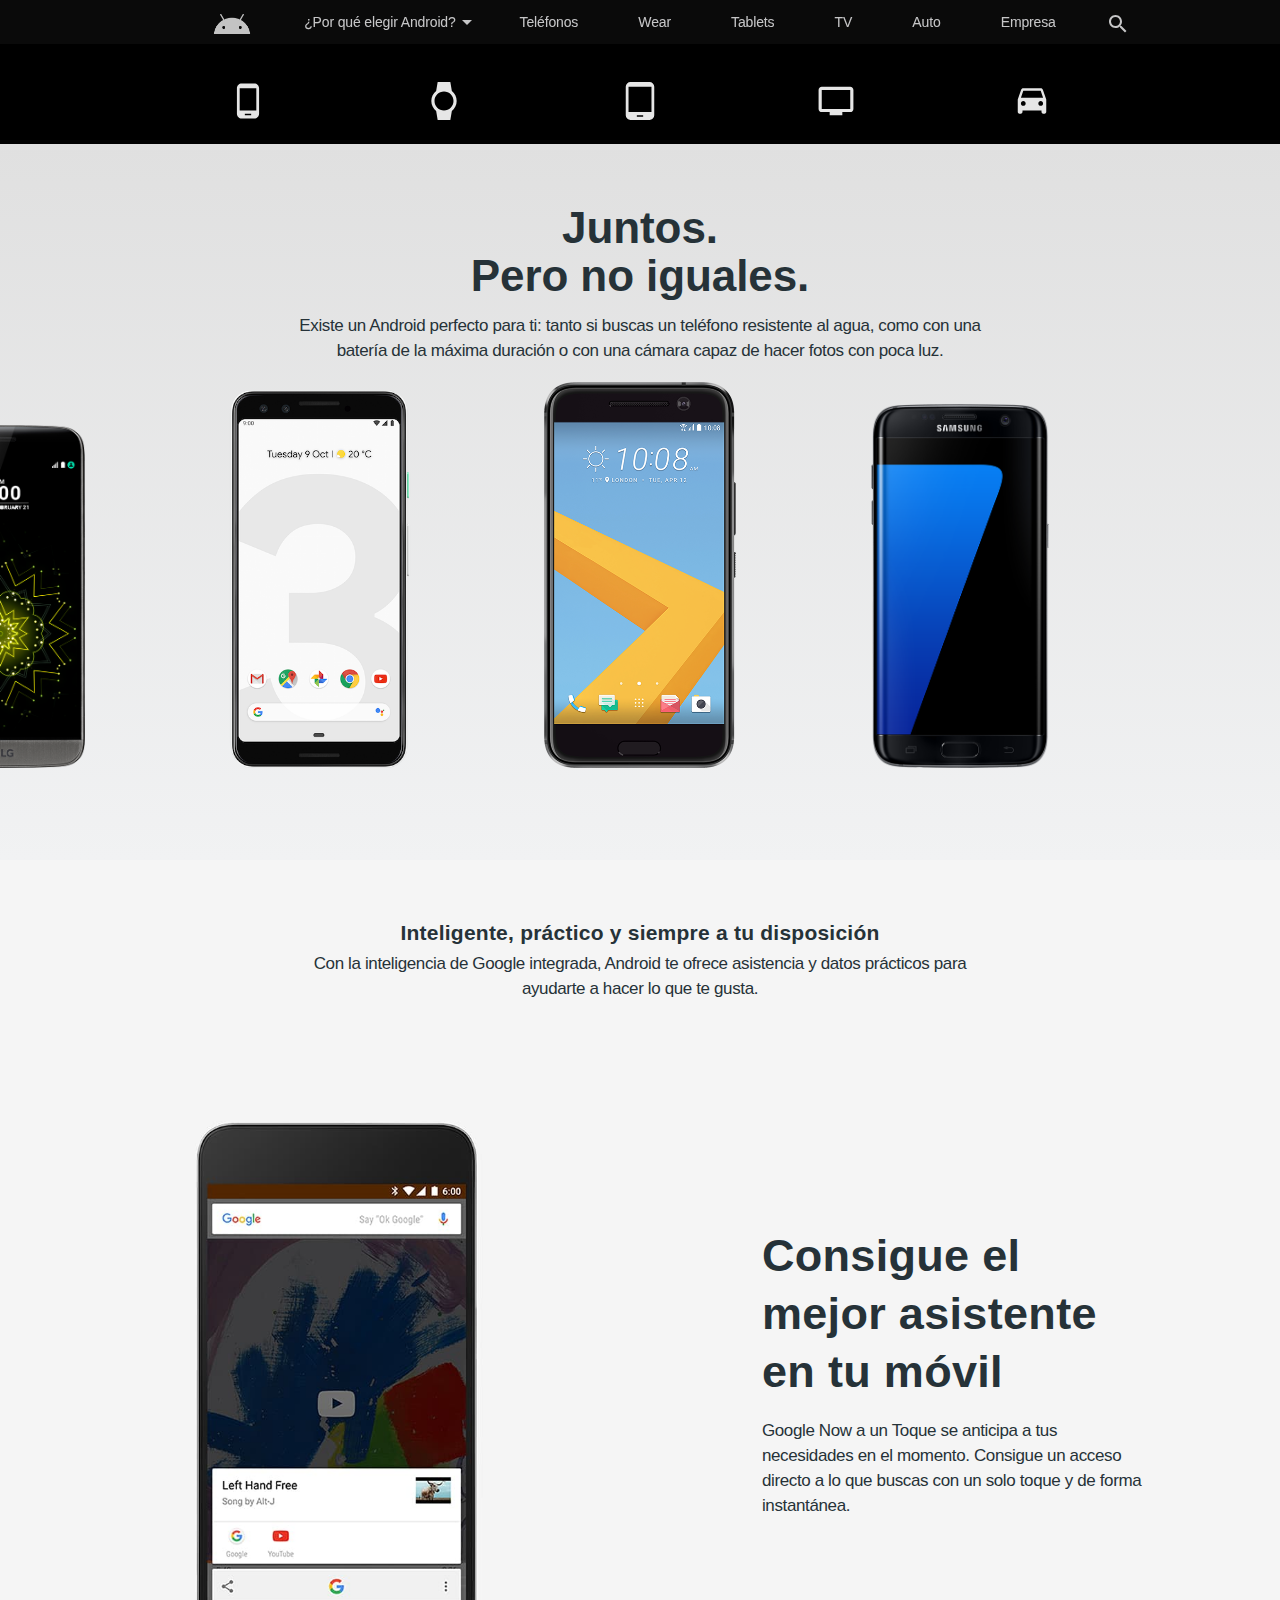
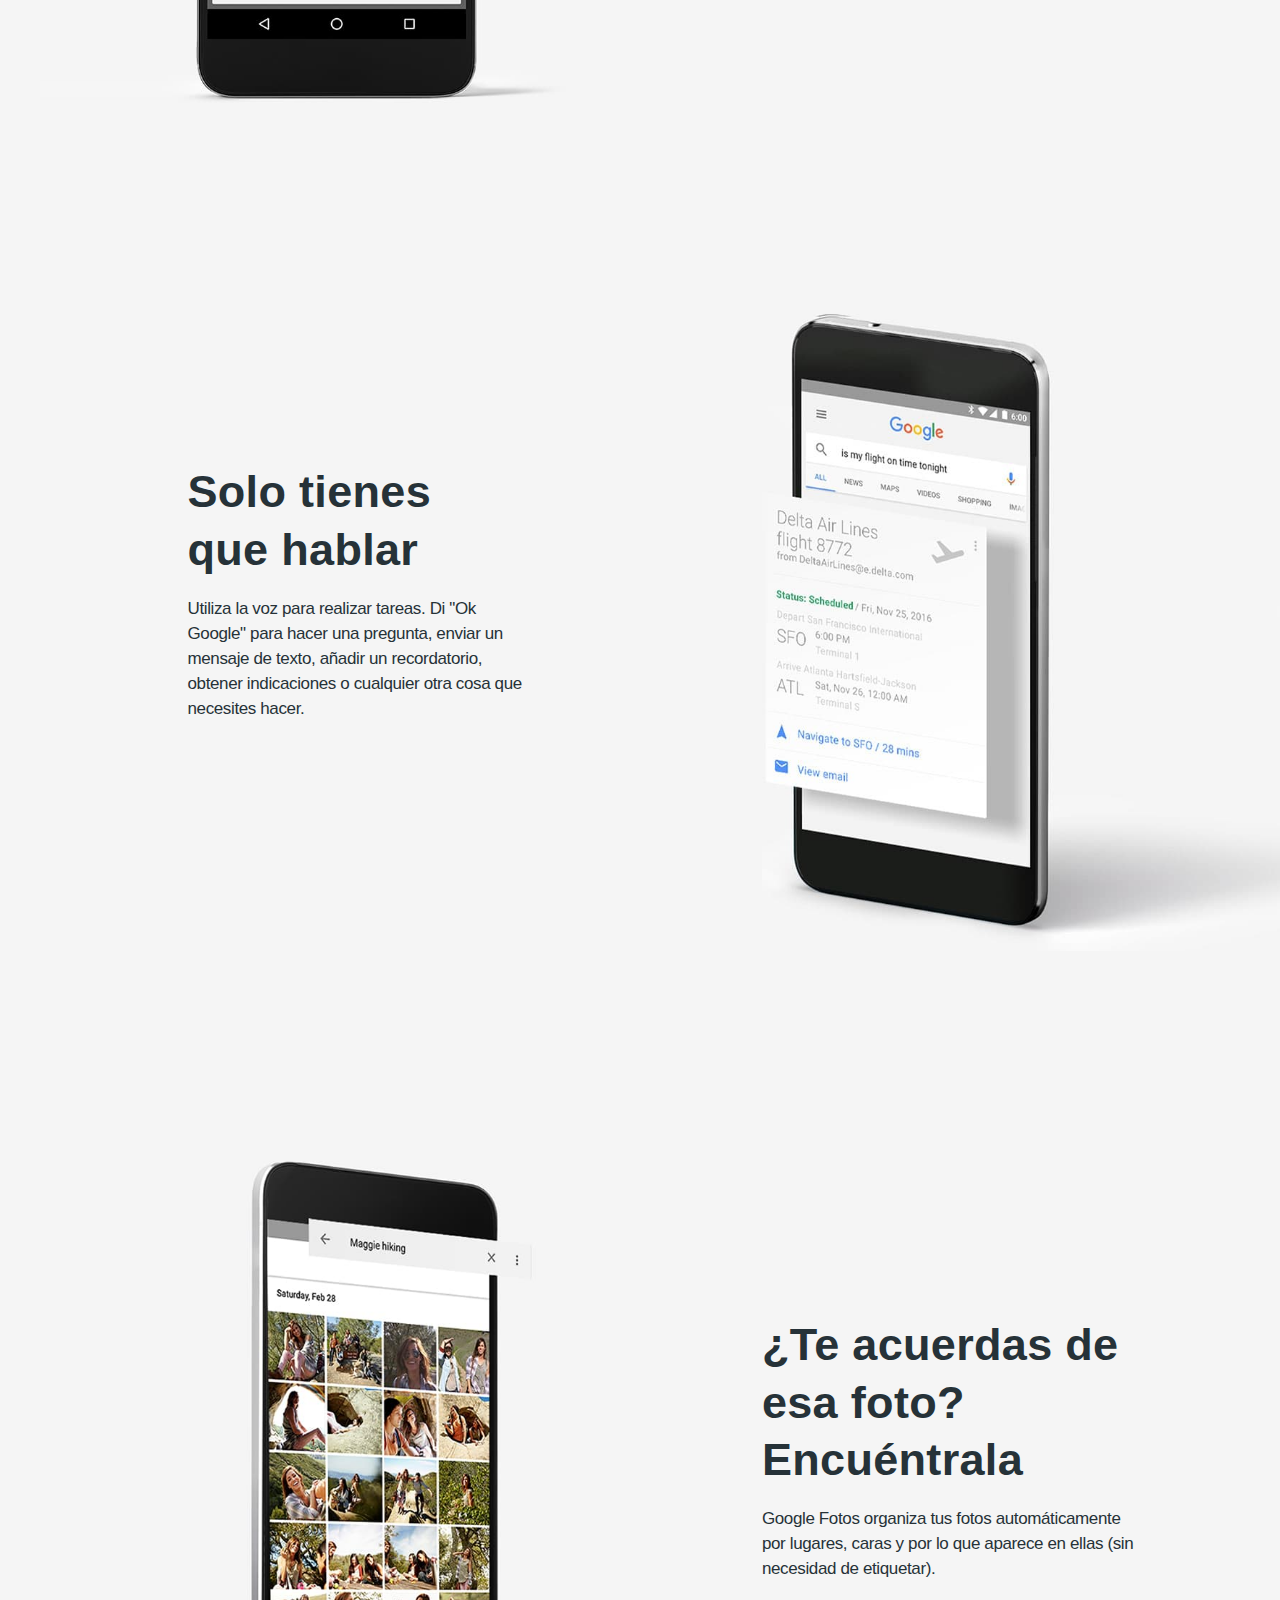
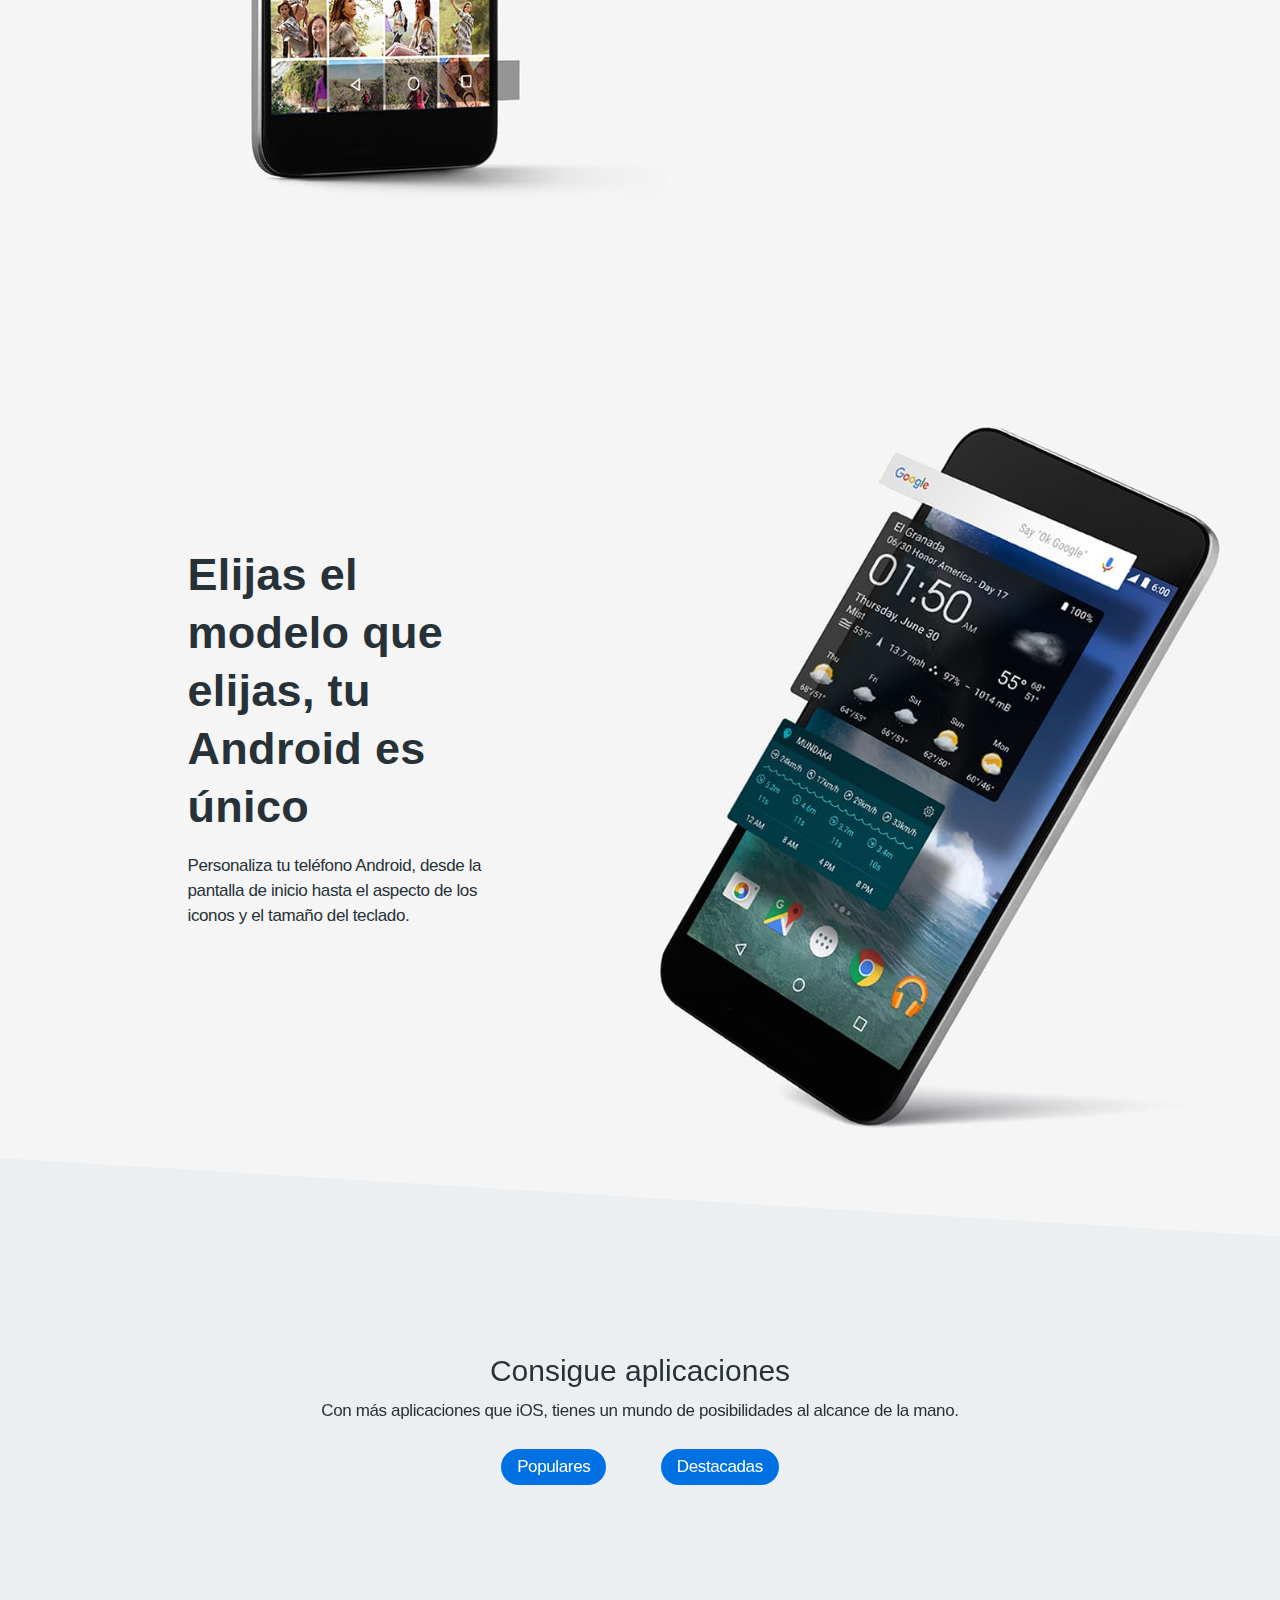
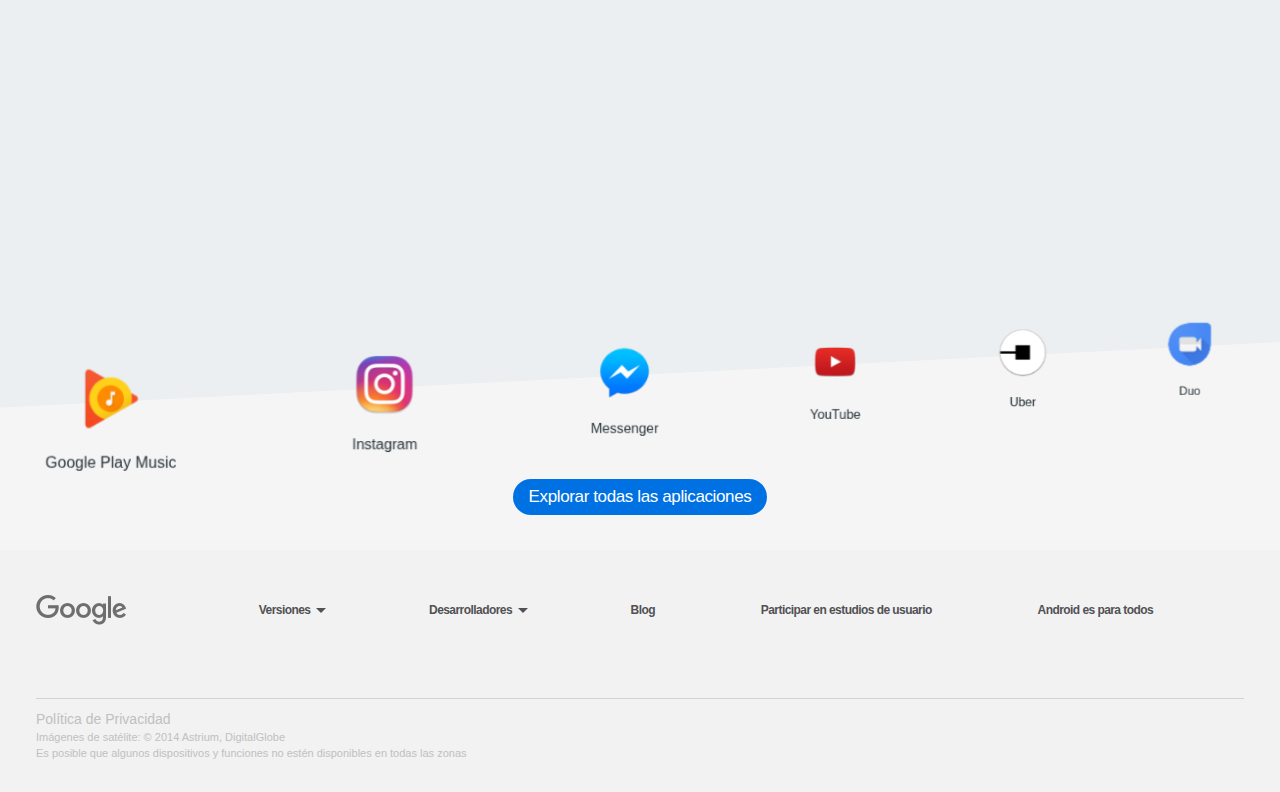
<file: phones.html>
<!DOCTYPE html>
<!-- saved from url=(0042)https://www.android.com/intl/es_es/phones/ -->
<html
  class="js flexbox flexboxlegacy canvas canvastext webgl no-touch geolocation postmessage websqldatabase indexeddb hashchange history draganddrop websockets rgba hsla multiplebgs backgroundsize borderimage borderradius boxshadow textshadow opacity cssanimations csscolumns cssgradients cssreflections csstransforms csstransforms3d csstransitions fontface generatedcontent video audio localstorage sessionstorage webworkers applicationcache svg inlinesvg smil svgclippaths webp"
  lang="es" dir="ltr" itemscope="" itemtype="https://schema.org/WebSite">

<head>
  <meta http-equiv="Content-Type" content="text/html; charset=UTF-8">


  <title>Android – Teléfonos Android</title>

  <meta content="Android – Teléfonos Android" name="title">
  <meta content="initial-scale=1, minimum-scale=1, width=device-width" name="viewport">
  <meta content="IE=11;IE=Edge" http-equiv="X-UA-Compatible">
  <meta name="thumbnail" content="https://www.android.com/static/2016/img/share/andy-peace.png">
  <meta itemprop="name" content="Android – Teléfonos Android">
  <meta itemprop="image" content="https://www.android.com/static/2016/img/share/andy-lg.png">

  <meta name="twitter:card" content="summary_large_image">
  <meta name="twitter:site" content="@android">
  <meta name="twitter:title" content="Android – Teléfonos Android">
  <meta name="twitter:image" content="https://www.android.com/static/2016/img/share/andy-sm.png">
  <meta name="twitter:url" content="https://www.android.com/intl/es_es/phones/">

  <meta property="og:type" content="website">
  <meta property="og:title" content="Android – Teléfonos Android">
  <meta property="og:url" content="https://www.android.com/intl/es_es/phones/">
  <meta property="og:image" content="https://www.android.com/static/2016/img/share/andy-lg.png">
  <meta property="og:site_name" content="Android">
  <meta property="og:locale" content="es_ES">
  <script type="text/javascript" async="" src="./original/phone_files/analytics.js.descarga"></script>
  <script async="" src="./original/phone_files/gtm.js.descarga"></script>
  <script type="text/javascript" async="" src="./original/phone_files/ga.js.descarga"></script>
  <script async="" src="./original/phone_files/gtm.js(1).descarga"></script>
  <script type="application/ld+json">
    {
      "@context": "http://schema.org",
      "@type": "Website",
      "url": "https://www.android.com/intl/es_es/phones/",
      "publisher": {
        "@type": "Organization",
        "name": "Android",
        "logo": {
          "@type": "ImageObject",
          "url": "https://www.android.com/static/2016/img/share/andy-peace.png",
          "height": 103,
          "width": 100
        },
        "parentOrganization": "Google, Inc"
      },
      "name": "Android – Teléfonos Android",
      "sameAs": [
        "https://www.instagram.com/android/",
        "https://www.youtube.com/user/GoogleMobile",
        "https://www.facebook.com/AndroidOfficial",
        "https://www.twitter.com/android",
        "https://officialandroid.blogspot.com/"
      ]
    }
  </script>
  <link href="https://www.android.com/intl/es_es/phones/" rel="canonical">
  <link rel="alternate" hreflang="da-DK" href="https://www.android.com/intl/da_dk/phones/">
  <link rel="alternate" hreflang="de-DE" href="https://www.android.com/intl/de_de/phones/">
  <link rel="alternate" hreflang="en-AU" href="https://www.android.com/intl/en_au/phones/">
  <link rel="alternate" hreflang="en-CA" href="https://www.android.com/intl/en_ca/phones/">
  <link rel="alternate" hreflang="en-GB" href="https://www.android.com/intl/en_uk/phones/">
  <link rel="alternate" hreflang="en-HK" href="https://www.android.com/intl/en_hk/phones/">
  <link rel="alternate" hreflang="en-IE" href="https://www.android.com/intl/en_ie/phones/">
  <link rel="alternate" hreflang="en-IN" href="https://www.android.com/intl/en_in/phones/">
  <link rel="alternate" hreflang="en-NZ" href="https://www.android.com/intl/en_nz/phones/">
  <link rel="alternate" hreflang="es-ES" href="https://www.android.com/intl/es_es/phones/">
  <link rel="alternate" hreflang="es-MX" href="https://www.android.com/intl/es-419_mx/phones/">
  <link rel="alternate" hreflang="fr-CA" href="https://www.android.com/intl/fr_ca/phones/">
  <link rel="alternate" hreflang="fr-FR" href="https://www.android.com/intl/fr_fr/phones/">
  <link rel="alternate" hreflang="id-ID" href="https://www.android.com/intl/id_id/phones/">
  <link rel="alternate" hreflang="it-IT" href="https://www.android.com/intl/it_it/phones/">
  <link rel="alternate" hreflang="nl-NL" href="https://www.android.com/intl/nl_nl/phones/">
  <link rel="alternate" hreflang="nb-NO" href="https://www.android.com/intl/no_no/phones/">
  <link rel="alternate" hreflang="pl-PL" href="https://www.android.com/intl/pl_pl/phones/">
  <link rel="alternate" hreflang="pt-BR" href="https://www.android.com/intl/pt-BR_br/phones/">
  <link rel="alternate" hreflang="pt-PT" href="https://www.android.com/intl/pt_pt/phones/">
  <link rel="alternate" hreflang="sv-SE" href="https://www.android.com/intl/sv_se/phones/">
  <link rel="alternate" hreflang="tr-TR" href="https://www.android.com/intl/tr_tr/phones/">
  <link rel="alternate" hreflang="ru-RU" href="https://www.android.com/intl/ru_ru/phones/">
  <link rel="alternate" hreflang="th-TH" href="https://www.android.com/intl/th_th/phones/">
  <link rel="alternate" hreflang="zh-Hans-CN" href="https://www.android.com/intl/zh-CN_cn/phones/">
  <link rel="alternate" hreflang="zh-Hant-HK" href="https://www.android.com/intl/zh-HK_hk/phones/">
  <link rel="alternate" hreflang="zh-Hant-TW" href="https://www.android.com/intl/zh-TW_tw/phones/">
  <link rel="alternate" hreflang="ja-JP" href="https://www.android.com/intl/ja_jp/phones/">
  <link rel="alternate" hreflang="ko-KR" href="https://www.android.com/intl/ko_kr/phones/">

  <link rel="dns-prefetch" href="https://fonts.googleapis.com/">
  <link rel="dns-prefetch" href="https://www.gstatic.com/">
  <link rel="dns-prefetch" href="https://www.google.com/">
  <link rel="dns-prefetch" href="https://apis.google.com/">

  <link href="./original/phone_files/css" rel="stylesheet">
  <link href="./original/phone_files/main.min.css" rel="stylesheet">
  <link href="./original/phone_files/main.min(1).css" rel="stylesheet">
  <link href="assets/css/assembler.css" rel="stylesheet">
  <link href="https://www.android.com/static/img/favicon.ico" rel="shortcut icon">
  <link href="https://www.android.com/static/img/touch-icon-iphone.png" rel="apple-touch-icon">
  <link href="https://www.android.com/static/img/touch-icon-ipad.png" rel="apple-touch-icon" sizes="76x76">
  <link href="https://www.android.com/static/img/touch-icon-iphone-retina.png" rel="apple-touch-icon" sizes="120x120">
  <link href="https://www.android.com/static/img/touch-icon-ipad-retina.png" rel="apple-touch-icon" sizes="152x152">

  <!-- Google Tag Manager -->
  <script>
    (function (w, d, s, l, i) {
      w[l] = w[l] || [];
      w[l].push({
        'gtm.start': new Date().getTime(),
        event: 'gtm.js'
      });
      var f = d.getElementsByTagName(s)[0],
        j = d.createElement(s),
        dl = l != 'dataLayer' ? '&l=' + l : '';
      j.async = true;
      j.src =
        'https://www.googletagmanager.com/gtm.js?id=' + i + dl;
      f.parentNode.insertBefore(j, f);
    })(window, document, 'script', 'dataLayer', 'GTM-KZDPH9F');
  </script>
  <!-- End Google Tag Manager -->
  <script src="./original/phone_files/modernizr.js.descarga"></script>
  <script src="./original/phone_files/picturefill.min.js.descarga" async=""></script>
  <script src="./original/phone_files/autotrack.js.descarga"></script>
  <script>
    window.tracker = new gweb.analytics.AutoTrack({
      profile: 'UA-5686560-1',
      cookiePath: '/'
    });
  </script>

  <script>
    window.tipCategories = [{
      "show_see_more": true,
      "id": 1,
      "name": "featured",
      "title": "Featured"
    }, {
      "id": 2,
      "see_more": "More privacy tips",
      "name": "privacy-security",
      "title": "Privacy and Security"
    }, {
      "id": 3,
      "see_more": "More voice tips",
      "name": "voice",
      "title": "Voice"
    }, {
      "id": 4,
      "see_more": "More camera tips",
      "name": "camera-photos",
      "title": "Camera and Photo"
    }, {
      "id": 5,
      "see_more": "More battery tips",
      "name": "battery",
      "title": "Battery"
    }, {
      "id": 6,
      "see_more": "More customization tips",
      "name": "customization",
      "title": "Customization"
    }, {
      "id": 7,
      "see_more": "More app tips",
      "name": "google-app",
      "title": "More Apps"
    }, {
      "id": 8,
      "see_more": "More settings tips",
      "name": "settings",
      "title": "Settings"
    }]
  </script>

  <style>
    :focus {
      outline: 0
    }

    ::-moz-focus-inner {
      border: 0
    }
  </style>

</head>

<body class="phones js-focus-visible" style="padding-top: 0px;">

  <!-- Google Tag Manager (noscript) -->
  <noscript><iframe src="https://www.googletagmanager.com/ns.html?id=GTM-KZDPH9F" height="0" width="0"
      style="display:none;visibility:hidden"></iframe></noscript>
  <!-- End Google Tag Manager (noscript) -->
  <noscript><iframe class="hidden-iframe" height="0" src="//www.googletagmanager.com/ns.html?id=GTM-NBTRZZ"
      width="0"></iframe></noscript>

  <script>
    (function (w, d, s, l, i) {
      w[l] = w[l] || [];
      w[l].push({
        'gtm.start': new Date().getTime(),
        event: 'gtm.js'
      });
      var f = d.getElementsByTagName(s)[0],
        j = d.createElement(s),
        dl = l != 'dataLayer' ? '&l=' + l : '';
      j.async = true;
      j.src =
        '//www.googletagmanager.com/gtm.js?id=' + i + dl;
      f.parentNode.insertBefore(j, f);
    })(window, document, 'script', 'dataLayer', 'GTM-NBTRZZ');
  </script>



  <header class="l-header header-phones" data-l-header="" role="banner">
    <a class="u-is-hidden-visually" href="https://www.android.com/intl/es_es/#main">
      Ir al contenido
    </a>
    <button aria-controls="navigation" aria-expanded="false" aria-label="Menú"
      class="c-toggle c-toggle-apple u-from-desktop-is-hidden" data-c-toggle="" data-ca-category="mobile-sidenav"
      data-ca-open-action="show" data-ca-close-action="hide">
      <span class="icon icon--hamburger">
        <span class="icon__inner"></span>
      </span>
    </button>

    <!-- LOGO ORIGINAL <a class="logo-android" href="https://www.android.com/intl/es_es/">
    <span class="u-is-hidden-visually">Android</span>
      <svg id="android-logo-desktop" class="icon--svg header-default__wordmark-icon header-default__drawer-logo-icon logo-android__wordmark-icon  " enable-background="new 0 0 898 160" viewBox="0 0 898 160">
    <rect style="fill: none;" x="2130" y="-164" width="540" height="486"></rect>
        <path d="m2224.2 210.9c-10.7 0-17.9 8.4-17.9 19.2s7.2 19.2 17.9 19.2 17.9-8.4 17.9-19.2-7.2-19.2-17.9-19.2m-2.4-11.9c8.6 0 15.8 4.4 19.2 9.2v-8h13.2v59.9h-10.1c-1.7 0-3-1.4-3-3v-5c-3.4 4.8-10.5 9.2-19.2 9.2-16.4 0-28.9-14-28.9-31.1s12.4-31.2 28.8-31.2"></path>
        <path d="m2269.2 200.2h13.2v8.1c3.6-6 10.4-9.3 18.2-9.3 13.9 0 22.9 9.8 22.9 25v36.1h-10.1c-1.7 0-3-1.4-3-3v-30.9c0-9.5-4.8-15.2-12.5-15.2-8.7 0-15.5 6.8-15.5 19.6v29.5h-10.1c-1.7 0-3-1.4-3-3v-56.9z"></path>
        <path d="m2365.1 210.9c-10.7 0-17.9 8.4-17.9 19.2s7.2 19.2 17.9 19.2 17.9-8.4 17.9-19.2-7.2-19.2-17.9-19.2m-2.4-11.9c8.6 0 15.8 4.4 19.2 9.2v-38h13.2v89.9h-10.1c-1.7 0-3-1.4-3-3v-5c-3.4 4.8-10.5 9.2-19.2 9.2-16.4 0-28.9-14-28.9-31.1s12.4-31.2 28.8-31.2"></path>
        <path d="m2410.1 200.2h13.2v10.7c2.3-6.8 9-11.3 15.8-11.3 1.7 0 3.4 0.1 5.1 0.5v13.5c-2.3-0.7-4.2-1.1-6.6-1.1-7.5 0-14.4 6.4-14.4 18.3v29.2h-10.1c-1.7 0-3-1.4-3-3v-56.8z"></path>
        <path d="m2479.7 249c10.5 0 18-8.3 18-18.9 0-10.7-7.4-18.9-18-18.9-10.7 0-18.1 8.3-18.1 18.9 0.1 10.7 7.5 18.9 18.1 18.9m0 12.3c-17.7 0-31.4-13.8-31.4-31.1 0-17.4 13.7-31.2 31.4-31.2s31.4 13.8 31.4 31.2c0 17.3-13.6 31.1-31.4 31.1"></path>
        <path d="m2521.8 200.2h13.2v59.9h-10.1c-1.7 0-3-1.4-3-3v-56.9zm6.6-13.1c-4.8 0-8.9-4-8.9-8.9 0-4.8 4.1-8.7 8.9-8.7 4.9 0 8.7 4 8.7 8.7 0 4.9-3.8 8.9-8.7 8.9"></path>
        <path d="m2577.1 210.9c-10.7 0-17.9 8.4-17.9 19.2s7.2 19.2 17.9 19.2 17.9-8.4 17.9-19.2c-0.1-10.8-7.2-19.2-17.9-19.2m-2.4-11.9c8.6 0 15.8 4.4 19.2 9.2v-38h13.2v89.9h-10.1c-1.7 0-3-1.4-3-3v-5c-3.4 4.8-10.5 9.2-19.2 9.2-16.4 0-28.9-14-28.9-31.1s12.4-31.2 28.8-31.2"></path>
      <path style="fill: #3DDC84;" d="m2501.5-30.8l34.5-59.7c2-3.4 0.8-7.8-2.6-9.8s-7.8-0.8-9.8 2.6l-34.9 60.4c-26.7-12.2-56.7-19-88.6-19-32 0-61.9 6.8-88.6 19l-34.9-60.4c-2-3.4-6.4-4.6-9.8-2.6s-4.6 6.4-2.6 9.8l34.5 59.7c-59.4 32.2-99.8 92.1-105.7 162.8h414c-5.9-70.7-46.4-130.6-105.5-162.8zm-196.8 103.8c-9.5 0-17.2-7.7-17.2-17.2s7.7-17.2 17.2-17.2 17.2 7.7 17.2 17.2-7.7 17.2-17.2 17.2zm190.6 0c-9.5 0-17.2-7.7-17.2-17.2s7.7-17.2 17.2-17.2 17.2 7.7 17.2 17.2-7.7 17.2-17.2 17.2z"></path>
    <rect style="fill: none;" x="-72" y="-75" width="1046" height="309"></rect>
      <path d="m59.3 56.4c12.4 0 22.7 6.4 27.6 13.3v-11.6h18.9v86.1h-13.6c-3 0-5.4-2.4-5.4-5.4v-6.2c-4.8 7-15.1 13.4-27.5 13.4-23.6 0-41.5-20.2-41.5-44.8s17.9-44.8 41.5-44.8m3.4 17.2c-15.3 0-25.7 12.1-25.7 27.6s10.3 27.6 25.7 27.6c15.3 0 25.7-12.1 25.7-27.6s-10.3-27.6-25.7-27.6"></path>
      <path d="m127.3 58.1h19v11.7c5.2-8.6 15-13.4 26.2-13.4 20 0 32.9 14.1 32.9 36v51.8h-13.6c-3 0-5.4-2.4-5.4-5.4v-43.3c0-13.6-6.9-21.9-17.9-21.9-12.6 0-22.2 9.8-22.2 28.2v42.4h-13.6c-3 0-5.4-2.4-5.4-5.4v-80.7z"></path>
      <path d="m261.9 56.4c12.4 0 22.7 6.4 27.6 13.3v-54.6h18.9v129.2h-13.6c-3 0-5.4-2.4-5.4-5.4v-6.2c-4.8 6.9-15.2 13.3-27.6 13.3-23.6 0-41.5-20.2-41.5-44.8 0.1-24.6 18-44.8 41.6-44.8m3.4 17.2c-15.3 0-25.7 12.1-25.7 27.6s10.3 27.6 25.7 27.6c15.3 0 25.7-12.1 25.7-27.6s-10.4-27.6-25.7-27.6"></path>
      <path d="m329.9 58.1h18.9v15.3c3.3-9.8 12.9-16.2 22.7-16.2 2.4 0 4.8 0.2 7.4 0.7v19.5c-3.3-1-6-1.6-9.5-1.6-10.9 0-20.7 9.1-20.7 26.4v42h-13.6c-3 0-5.4-2.4-5.4-5.4v-80.7z"></path>
      <path d="m430.1 146c-25.5 0-45.1-19.8-45.1-44.8s19.6-44.8 45.1-44.8 45.1 19.8 45.1 44.8-19.6 44.8-45.1 44.8m0-17.6c15.2 0 25.8-11.9 25.8-27.2s-10.7-27.2-25.8-27.2c-15.3 0-26 11.9-26 27.2s10.7 27.2 26 27.2"></path>
      <path d="m500 39.3c-6.9 0-12.7-5.7-12.7-12.7 0-6.9 5.9-12.6 12.7-12.6 7.1 0 12.6 5.7 12.6 12.6 0 7.1-5.5 12.7-12.6 12.7m-9.4 18.8h18.9v86.1h-13.5c-3 0-5.4-2.4-5.4-5.4v-80.7z"></path>
      <path d="m566.6 56.4c12.4 0 22.7 6.4 27.6 13.3v-54.6h18.9v129.2h-13.6c-3 0-5.4-2.4-5.4-5.4v-6.2c-4.8 6.9-15.2 13.3-27.6 13.3-23.6 0-41.5-20.2-41.5-44.8 0.1-24.6 18-44.8 41.6-44.8m3.5 17.2c-15.3 0-25.7 12.1-25.7 27.6s10.3 27.6 25.7 27.6c15.3 0 25.7-12.1 25.7-27.6s-10.4-27.6-25.7-27.6"></path>
      <path class="logo-android__andy-icon " d="m822.2 111.7c-5.3 0-9.6-4.3-9.6-9.6s4.3-9.6 9.6-9.6 9.6 4.3 9.6 9.6-4.3 9.6-9.6 9.6m-105.7 0c-5.3 0-9.6-4.3-9.6-9.6s4.3-9.6 9.6-9.6 9.6 4.3 9.6 9.6-4.3 9.6-9.6 9.6m109.1-57.6l19.2-33.1c1.1-1.9 0.4-4.3-1.5-5.4s-4.3-0.4-5.4 1.5l-19.4 33.5c-14.8-6.8-31.4-10.6-49.1-10.6s-34.4 3.8-49.2 10.5l-19.4-33.5c-1.1-1.9-3.5-2.6-5.4-1.5s-2.6 3.5-1.5 5.4l19.1 33.1c-32.8 17.9-55.3 51.1-58.6 90.4h229.7c-3.2-39.2-25.6-72.4-58.5-90.3"></path>
  </svg> 

  </a>-->

    <nav class="c-nav c-nav--main c-nav-apple c-nav-main-apple " id=" navigation" role="navigation"
      data-c-toggle-close="navigation" data-close-on-current-target="" aria-hidden="false">
      <div class="c-nav__inner">
        <div class="c-nav__header u-from-desktop-is-hidden">
          <a class="logo-android" href="https://www.android.com/intl/es_es/">
            <span class="u-is-hidden-visually">Android</span>
            <svg id="android-logo-mobile"
              class="icon--svg header-default__wordmark-icon header-default__drawer-logo-icon logo-android__wordmark-icon  "
              enable-background="new 0 0 898 160" viewBox="0 0 898 160">
              <rect style="fill: none;" x="2130" y="-164" width="540" height="486"></rect>
              <path
                d="m2224.2 210.9c-10.7 0-17.9 8.4-17.9 19.2s7.2 19.2 17.9 19.2 17.9-8.4 17.9-19.2-7.2-19.2-17.9-19.2m-2.4-11.9c8.6 0 15.8 4.4 19.2 9.2v-8h13.2v59.9h-10.1c-1.7 0-3-1.4-3-3v-5c-3.4 4.8-10.5 9.2-19.2 9.2-16.4 0-28.9-14-28.9-31.1s12.4-31.2 28.8-31.2">
              </path>
              <path
                d="m2269.2 200.2h13.2v8.1c3.6-6 10.4-9.3 18.2-9.3 13.9 0 22.9 9.8 22.9 25v36.1h-10.1c-1.7 0-3-1.4-3-3v-30.9c0-9.5-4.8-15.2-12.5-15.2-8.7 0-15.5 6.8-15.5 19.6v29.5h-10.1c-1.7 0-3-1.4-3-3v-56.9z">
              </path>
              <path
                d="m2365.1 210.9c-10.7 0-17.9 8.4-17.9 19.2s7.2 19.2 17.9 19.2 17.9-8.4 17.9-19.2-7.2-19.2-17.9-19.2m-2.4-11.9c8.6 0 15.8 4.4 19.2 9.2v-38h13.2v89.9h-10.1c-1.7 0-3-1.4-3-3v-5c-3.4 4.8-10.5 9.2-19.2 9.2-16.4 0-28.9-14-28.9-31.1s12.4-31.2 28.8-31.2">
              </path>
              <path
                d="m2410.1 200.2h13.2v10.7c2.3-6.8 9-11.3 15.8-11.3 1.7 0 3.4 0.1 5.1 0.5v13.5c-2.3-0.7-4.2-1.1-6.6-1.1-7.5 0-14.4 6.4-14.4 18.3v29.2h-10.1c-1.7 0-3-1.4-3-3v-56.8z">
              </path>
              <path
                d="m2479.7 249c10.5 0 18-8.3 18-18.9 0-10.7-7.4-18.9-18-18.9-10.7 0-18.1 8.3-18.1 18.9 0.1 10.7 7.5 18.9 18.1 18.9m0 12.3c-17.7 0-31.4-13.8-31.4-31.1 0-17.4 13.7-31.2 31.4-31.2s31.4 13.8 31.4 31.2c0 17.3-13.6 31.1-31.4 31.1">
              </path>
              <path
                d="m2521.8 200.2h13.2v59.9h-10.1c-1.7 0-3-1.4-3-3v-56.9zm6.6-13.1c-4.8 0-8.9-4-8.9-8.9 0-4.8 4.1-8.7 8.9-8.7 4.9 0 8.7 4 8.7 8.7 0 4.9-3.8 8.9-8.7 8.9">
              </path>
              <path
                d="m2577.1 210.9c-10.7 0-17.9 8.4-17.9 19.2s7.2 19.2 17.9 19.2 17.9-8.4 17.9-19.2c-0.1-10.8-7.2-19.2-17.9-19.2m-2.4-11.9c8.6 0 15.8 4.4 19.2 9.2v-38h13.2v89.9h-10.1c-1.7 0-3-1.4-3-3v-5c-3.4 4.8-10.5 9.2-19.2 9.2-16.4 0-28.9-14-28.9-31.1s12.4-31.2 28.8-31.2">
              </path>
              <path style="fill: #3DDC84;"
                d="m2501.5-30.8l34.5-59.7c2-3.4 0.8-7.8-2.6-9.8s-7.8-0.8-9.8 2.6l-34.9 60.4c-26.7-12.2-56.7-19-88.6-19-32 0-61.9 6.8-88.6 19l-34.9-60.4c-2-3.4-6.4-4.6-9.8-2.6s-4.6 6.4-2.6 9.8l34.5 59.7c-59.4 32.2-99.8 92.1-105.7 162.8h414c-5.9-70.7-46.4-130.6-105.5-162.8zm-196.8 103.8c-9.5 0-17.2-7.7-17.2-17.2s7.7-17.2 17.2-17.2 17.2 7.7 17.2 17.2-7.7 17.2-17.2 17.2zm190.6 0c-9.5 0-17.2-7.7-17.2-17.2s7.7-17.2 17.2-17.2 17.2 7.7 17.2 17.2-7.7 17.2-17.2 17.2z">
              </path>
              <rect style="fill: none;" x="-72" y="-75" width="1046" height="309"></rect>
              <path
                d="m59.3 56.4c12.4 0 22.7 6.4 27.6 13.3v-11.6h18.9v86.1h-13.6c-3 0-5.4-2.4-5.4-5.4v-6.2c-4.8 7-15.1 13.4-27.5 13.4-23.6 0-41.5-20.2-41.5-44.8s17.9-44.8 41.5-44.8m3.4 17.2c-15.3 0-25.7 12.1-25.7 27.6s10.3 27.6 25.7 27.6c15.3 0 25.7-12.1 25.7-27.6s-10.3-27.6-25.7-27.6">
              </path>
              <path
                d="m127.3 58.1h19v11.7c5.2-8.6 15-13.4 26.2-13.4 20 0 32.9 14.1 32.9 36v51.8h-13.6c-3 0-5.4-2.4-5.4-5.4v-43.3c0-13.6-6.9-21.9-17.9-21.9-12.6 0-22.2 9.8-22.2 28.2v42.4h-13.6c-3 0-5.4-2.4-5.4-5.4v-80.7z">
              </path>
              <path
                d="m261.9 56.4c12.4 0 22.7 6.4 27.6 13.3v-54.6h18.9v129.2h-13.6c-3 0-5.4-2.4-5.4-5.4v-6.2c-4.8 6.9-15.2 13.3-27.6 13.3-23.6 0-41.5-20.2-41.5-44.8 0.1-24.6 18-44.8 41.6-44.8m3.4 17.2c-15.3 0-25.7 12.1-25.7 27.6s10.3 27.6 25.7 27.6c15.3 0 25.7-12.1 25.7-27.6s-10.4-27.6-25.7-27.6">
              </path>
              <path
                d="m329.9 58.1h18.9v15.3c3.3-9.8 12.9-16.2 22.7-16.2 2.4 0 4.8 0.2 7.4 0.7v19.5c-3.3-1-6-1.6-9.5-1.6-10.9 0-20.7 9.1-20.7 26.4v42h-13.6c-3 0-5.4-2.4-5.4-5.4v-80.7z">
              </path>
              <path
                d="m430.1 146c-25.5 0-45.1-19.8-45.1-44.8s19.6-44.8 45.1-44.8 45.1 19.8 45.1 44.8-19.6 44.8-45.1 44.8m0-17.6c15.2 0 25.8-11.9 25.8-27.2s-10.7-27.2-25.8-27.2c-15.3 0-26 11.9-26 27.2s10.7 27.2 26 27.2">
              </path>
              <path
                d="m500 39.3c-6.9 0-12.7-5.7-12.7-12.7 0-6.9 5.9-12.6 12.7-12.6 7.1 0 12.6 5.7 12.6 12.6 0 7.1-5.5 12.7-12.6 12.7m-9.4 18.8h18.9v86.1h-13.5c-3 0-5.4-2.4-5.4-5.4v-80.7z">
              </path>
              <path
                d="m566.6 56.4c12.4 0 22.7 6.4 27.6 13.3v-54.6h18.9v129.2h-13.6c-3 0-5.4-2.4-5.4-5.4v-6.2c-4.8 6.9-15.2 13.3-27.6 13.3-23.6 0-41.5-20.2-41.5-44.8 0.1-24.6 18-44.8 41.6-44.8m3.5 17.2c-15.3 0-25.7 12.1-25.7 27.6s10.3 27.6 25.7 27.6c15.3 0 25.7-12.1 25.7-27.6s-10.4-27.6-25.7-27.6">
              </path>
              <path class="logo-android__andy-icon "
                d="m822.2 111.7c-5.3 0-9.6-4.3-9.6-9.6s4.3-9.6 9.6-9.6 9.6 4.3 9.6 9.6-4.3 9.6-9.6 9.6m-105.7 0c-5.3 0-9.6-4.3-9.6-9.6s4.3-9.6 9.6-9.6 9.6 4.3 9.6 9.6-4.3 9.6-9.6 9.6m109.1-57.6l19.2-33.1c1.1-1.9 0.4-4.3-1.5-5.4s-4.3-0.4-5.4 1.5l-19.4 33.5c-14.8-6.8-31.4-10.6-49.1-10.6s-34.4 3.8-49.2 10.5l-19.4-33.5c-1.1-1.9-3.5-2.6-5.4-1.5s-2.6 3.5-1.5 5.4l19.1 33.1c-32.8 17.9-55.3 51.1-58.6 90.4h229.7c-3.2-39.2-25.6-72.4-58.5-90.3">
              </path>
            </svg>

          </a>
        </div>
        <form action="https://www.android.com/intl/es_es/results/" class="c-search" data-c-search="" id="search"
          method="get" aria-hidden="true">
          <label for="q">Buscar</label>
          <input autocomplete="off" id="q" name="q" placeholder="Buscar" type="text" value="">
          <button aria-label="Buscar" class="btn btn--search" type="submit">
            <!--
--><svg aria-hidden="false" aria-label="Buscar" class="icon icon--svg icon--svg-search-apple icon--ui icon--search"
              height="24" viewBox="0 0 24 24" width="24" xmlns="http://www.w3.org/2000/svg">
              <path
                d="M15.5 14h-.79l-.28-.27C15.41 12.59 16 11.11 16 9.5 16 5.91 13.09 3 9.5 3S3 5.91 3 9.5 5.91 16 9.5 16c1.61 0 3.09-.59 4.23-1.57l.27.28v.79l5 4.99L20.49 19l-4.99-5zm-6 0C7.01 14 5 11.99 5 9.5S7.01 5 9.5 5 14 7.01 14 9.5 11.99 14 9.5 14z">
              </path>
            </svg>
          </button>
          <button aria-label="Cerrar" class="btn btn--close u-upto-desktop-is-hidden" data-c-toggle-close="search"
            type="button">
            <!--
--><svg aria-hidden="false" aria-label="Cerrar" class="icon icon--svg icon--svg-search-apple icon--ui icon--close"
              height="24" viewBox="0 0 24 24" width="24" xmlns="http://www.w3.org/2000/svg">
              <path
                d="M19 6.41L17.59 5 12 10.59 6.41 5 5 6.41 10.59 12 5 17.59 6.41 19 12 13.41 17.59 19 19 17.59 13.41 12z">
              </path>
            </svg>
          </button>
        </form>
        <ul role="menubar">
          <li><img class="logo-android-pill" src="assets/images/Android-Logo-grey.png" alt="Logo Android"></li>
          <li class="c-nav__dropdown c-nav__dropdown--extended  has-divider" aria-haspopup="true" data-c-nav-dropdown=""
            role="menuitem" tabindex="0" data-ca-category="main-navigation" data-ca-action="expanded"
            data-ca-label="why android">
            ¿Por qué elegir Android?
            <span class="icon icon--caret"></span>
            <ul aria-hidden="true" role="menu" style="height: 0px;">
              <li>
                <a href="https://www.android.com/android-10/" role="menuitem" tabindex="-1"
                  data-g-event="main-navigation" data-g-action="clicked" data-g-label="android-10">
                  <span class="c-nav__icon u-upto-desktop-is-hidden"> <img alt="Android10"
                      class="icon icon--why-android" src="./original/index_files/10_1x.png" height="100" width="100">
                  </span>Android 10</a>
              </li>
              <li>
                <a href="https://www.android.com/intl/es_es/play/" role="menuitem" tabindex="-1"
                  data-g-event="main-navigation" data-g-action="clicked" data-g-label="play">
                  <span class="c-nav__icon u-upto-desktop-is-hidden"> <img alt="Play" class="icon icon--why-android"
                      src="./original/index_files/play_1x.png" height="100" width="100">
                  </span>Play</a>
              </li>
              <li>
                <a href="https://pay.google.com/about/?utm_source=googlepay&amp;utm_medium=web&amp;utm_campaign=android-homepage"
                  target="_blank" role="menuitem" tabindex="-1" data-g-event="main-navigation" data-g-action="clicked"
                  data-g-label="pay">
                  <span class="c-nav__icon u-upto-desktop-is-hidden"> <img alt="Android Pay"
                      class="icon icon--why-android" src="./original/index_files/pay_1x.png" height="100" width="100">
                  </span>Android Pay</a>
              </li>
              <li>
                <a href="https://www.android.com/intl/es_es/security-center/" role="menuitem" tabindex="-1"
                  data-g-event="main-navigation" data-g-action="clicked" data-g-label="security">
                  <span class="c-nav__icon u-upto-desktop-is-hidden"> <img alt="Seguridad"
                      class="icon icon--why-android" src="./original/index_files/security_1x.png" height="100"
                      width="100">
                  </span>Seguridad</a>
              </li>
              <li>
                <a href="https://www.android.com/intl/es_es/switch/" role="menuitem" tabindex="-1"
                  data-g-event="main-navigation" data-g-action="clicked" data-g-label="switch">
                  <span class="c-nav__icon u-upto-desktop-is-hidden"> <img alt="Cambiar" class="icon icon--why-android"
                      src="./original/index_files/switch_1x.png" height="100" width="100">
                  </span>Cambiar</a>
              </li>
            </ul>
          </li>
          <li>
            <a href="phones.html" role="menuitem" tabindex="0" data-g-event="main-navigation" data-g-action="clicked"
              data-g-label="phones">
              <span class="c-nav__icon u-from-desktop-is-hidden"> <svg aria-hidden="false" aria-label="Teléfonos"
                  class="icon icon--svg icon--phone" height="24" viewBox="0 0 24 24" width="24"
                  xmlns="http://www.w3.org/2000/svg">
                  <path
                    d="M16 1H8C6.34 1 5 2.34 5 4v16c0 1.66 1.34 3 3 3h8c1.66 0 3-1.34 3-3V4c0-1.66-1.34-3-3-3zm-2 20h-4v-1h4v1zm3.25-3H6.75V4h10.5v14z">
                  </path>
                  <path d="M0 0h24v24H0z" fill="none"></path>
                </svg>
              </span>Teléfonos</a>
          </li>
          <li>
            <a href="https://wearos.google.com/intl/es_es/" target="_blank" role="menuitem" tabindex="0"
              data-g-event="main-navigation" data-g-action="clicked" data-g-label="wear">
              <span class="c-nav__icon u-from-desktop-is-hidden"> <svg aria-hidden="false" aria-label="Wear"
                  class="icon icon--svg icon--wear" height="24" viewBox="0 0 24 24" width="24"
                  xmlns="http://www.w3.org/2000/svg">
                  <path d="M0 0h24v24H0z" fill="none" opacity=".1"></path>
                  <path
                    d="M20 12c0-2.54-1.19-4.81-3.04-6.27L16 0H8l-.95 5.73C5.19 7.19 4 9.45 4 12s1.19 4.81 3.05 6.27L8 24h8l.96-5.73C18.81 16.81 20 14.54 20 12zM6 12c0-3.31 2.69-6 6-6s6 2.69 6 6-2.69 6-6 6-6-2.69-6-6z">
                  </path>
                </svg>
              </span>Wear</a>
          </li>
          <li>
            <a href="https://www.android.com/intl/es_es/tablets/" role="menuitem" tabindex="0"
              data-g-event="main-navigation" data-g-action="clicked" data-g-label="tablets">
              <span class="c-nav__icon u-from-desktop-is-hidden"> <svg aria-hidden="false" aria-label="Tablets"
                  class="icon icon--svg icon--tablet" height="24" viewBox="0 0 24 24" width="24"
                  xmlns="http://www.w3.org/2000/svg" xmlns:xlink="http://www.w3.org/1999/xlink">
                  <path
                    d="M19.25,19H4.75V3H19.25M14,22H10V21H14M18,0H6A3,3 0 0,0 3,3V21A3,3 0 0,0 6,24H18A3,3 0 0,0 21,21V3A3,3 0 0,0 18,0Z">
                  </path>
                </svg>
              </span>Tablets</a>
          </li>
          <li>
            <a href="https://www.android.com/intl/es_es/tv/" role="menuitem" tabindex="0" data-g-event="main-navigation"
              data-g-action="clicked" data-g-label="tv">
              <span class="c-nav__icon u-from-desktop-is-hidden"> <svg aria-hidden="false" aria-label="TV"
                  class="icon icon--svg icon--tv" height="24" viewBox="0 0 24 24" width="24"
                  xmlns="http://www.w3.org/2000/svg">
                  <path d="M0 0h24v24H0z" fill="none"></path>
                  <path
                    d="M21 3H3c-1.1 0-2 .9-2 2v12c0 1.1.9 2 2 2h5v2h8v-2h5c1.1 0 1.99-.9 1.99-2L23 5c0-1.1-.9-2-2-2zm0 14H3V5h18v12z">
                  </path>
                </svg>
              </span>TV</a>
          </li>
          <li>
            <a href="https://www.android.com/intl/es_es/auto/" role="menuitem" tabindex="0"
              data-g-event="main-navigation" data-g-action="clicked" data-g-label="auto">
              <span class="c-nav__icon u-from-desktop-is-hidden"> <svg aria-hidden="false" aria-label="Auto"
                  class="icon icon--svg icon--auto" height="24" viewBox="0 0 24 24" width="24"
                  xmlns="http://www.w3.org/2000/svg">
                  <path
                    d="M18.92 5.01C18.72 4.42 18.16 4 17.5 4h-11c-.66 0-1.21.42-1.42 1.01L3 11v8c0 .55.45 1 1 1h1c.55 0 1-.45 1-1v-1h12v1c0 .55.45 1 1 1h1c.55 0 1-.45 1-1v-8l-2.08-5.99zM6.5 15c-.83 0-1.5-.67-1.5-1.5S5.67 12 6.5 12s1.5.67 1.5 1.5S7.33 15 6.5 15zm11 0c-.83 0-1.5-.67-1.5-1.5s.67-1.5 1.5-1.5 1.5.67 1.5 1.5-.67 1.5-1.5 1.5zM5 10l1.5-4.5h11L19 10H5z">
                  </path>
                  <path d="M0 0h24v24H0z" fill="none"></path>
                </svg>
              </span>Auto</a>
          </li>
          <li>
            <a href="https://www.android.com/intl/es_es/enterprise/" role="menuitem" tabindex="0"
              data-g-event="main-navigation" data-g-action="clicked" data-g-label="enterprise">
              <span class="c-nav__icon u-from-desktop-is-hidden"> <svg aria-hidden="false" aria-label="Teléfonos"
                  class="icon icon--svg icon--phone" height="24" viewBox="0 0 24 24" width="24"
                  xmlns="http://www.w3.org/2000/svg">
                  <path
                    d="M16 1H8C6.34 1 5 2.34 5 4v16c0 1.66 1.34 3 3 3h8c1.66 0 3-1.34 3-3V4c0-1.66-1.34-3-3-3zm-2 20h-4v-1h4v1zm3.25-3H6.75V4h10.5v14z">
                  </path>
                  <path d="M0 0h24v24H0z" fill="none"></path>
                </svg>
              </span>Empresa</a>
          </li>
          <li>
            <button aria-controls="search" aria-expanded="false" aria-label="Buscar"
              class="btn btn--search u-upto-desktop-is-hidden" data-c-id="c-toggle-search" data-c-toggle=""
              data-is-child-component="" type="button" data-g-event="search" data-g-action="expanded">
              <svg aria-hidden="false" aria-label="Buscar"
                class="icon icon--svg icon--svg-search-apple icon--ui icon--search" height="24" viewBox="0 0 24 24"
                width="24" xmlns="http://www.w3.org/2000/svg">
                <path
                  d="M15.5 14h-.79l-.28-.27C15.41 12.59 16 11.11 16 9.5 16 5.91 13.09 3 9.5 3S3 5.91 3 9.5 5.91 16 9.5 16c1.61 0 3.09-.59 4.23-1.57l.27.28v.79l5 4.99L20.49 19l-4.99-5zm-6 0C7.01 14 5 11.99 5 9.5S7.01 5 9.5 5 14 7.01 14 9.5 11.99 14 9.5 14z">
                </path>
              </svg>
            </button>
          </li>
        </ul>
        <div class="c-language-selector u-from-desktop-is-hidden" data-c-language-selector="">
          <form class="c-select">
            <label class="u-is-hidden-visually" for="language-selector-header-index">Idiomas</label>
            <select id="language-selector-header-index" data-c-analytics-dropdown=""
              data-ca-category="language-selector" data-ca-action="changed-language">
              <option value="/intl/en_au/" data-ca-label="es_es:en_au">Australia - English</option>
              <option value="/intl/pt-BR_br/" data-ca-label="es_es:pt_br">Brasil - português</option>
              <option value="/intl/en_ca/" data-ca-label="es_es:en_ca">Canada - English</option>
              <option value="/intl/fr_ca/" data-ca-label="es_es:fr_ca">Canada - français</option>
              <option value="/intl/da_dk/" data-ca-label="es_es:da_dk">Danmark - dansk</option>
              <option value="/intl/de_de/" data-ca-label="es_es:de_de">Deutschland - Deutsch</option>
              <option value="/intl/es_es/" selected="" data-ca-label="es_es:es_es">España - español</option>
              <option value="/intl/fr_fr/" data-ca-label="es_es:fr_fr">France - français</option>
              <option value="/intl/en_hk/" data-ca-label="es_es:en_hk">Hong Kong SAR China - English</option>
              <option value="/intl/en_in/" data-ca-label="es_es:en_in">India - English</option>
              <option value="/intl/id_id/" data-ca-label="es_es:id_id">Indonesia - Indonesia</option>
              <option value="/intl/en_ie/" data-ca-label="es_es:en_ie">Ireland - English</option>
              <option value="/intl/it_it/" data-ca-label="es_es:it_it">Italia - italiano</option>
              <option value="/intl/es-419_mx/" data-ca-label="es_es:es_mx">México - español</option>
              <option value="/intl/nl_nl/" data-ca-label="es_es:nl_nl">Nederland - Nederlands</option>
              <option value="/intl/en_nz/" data-ca-label="es_es:en_nz">New Zealand - English</option>
              <option value="/intl/no_no/" data-ca-label="es_es:nb_no">Norge - norsk bokmål</option>
              <option value="/intl/pl_pl/" data-ca-label="es_es:pl_pl">Polska - polski</option>
              <option value="/intl/pt_pt/" data-ca-label="es_es:pt_pt">Portugal - português</option>
              <option value="/intl/sv_se/" data-ca-label="es_es:sv_se">Sverige - svenska</option>
              <option value="/intl/tr_tr/" data-ca-label="es_es:tr_tr">Türkiye - Türkçe</option>
              <option value="/intl/en_uk/" data-ca-label="es_es:en_gb">United Kingdom - English</option>
              <option value="/intl/en_us/" data-ca-label="es_es:en_us">United States - English</option>
              <option value="/intl/ru_ru/" data-ca-label="es_es:ru_ru">Россия - русский</option>
              <option value="/intl/th_th/" data-ca-label="es_es:th_th">ไทย - ไทย</option>
              <option value="/intl/zh-CN_cn/" data-ca-label="es_es:zh_cn">中国 - 中文</option>
              <option value="/intl/zh-HK_hk/" data-ca-label="es_es:zh_hk">中華人民共和國香港特別行政區 - 中文</option>
              <option value="/intl/zh-TW_tw/" data-ca-label="es_es:zh_tw">台灣 - 中文</option>
              <option value="/intl/ja_jp/" data-ca-label="es_es:ja_jp">日本 - 日本語</option>
              <option value="/intl/ko_kr/" data-ca-label="es_es:ko_kr">대한민국 - 한국어</option>
            </select>
          </form>
        </div>

      </div>
    </nav>
    <!-- second header -->


  </header>
  <div class="c-tabs-nav c-tabs-nav--device-carousel chapter-nav-phones" data-active-item="2" data-default-key="1"
    data-c-tabs-nav="" data-ca-category="device-carousel">
    <ul class="c-tabs-nav__items c-tabs-nav__items-apple" role="tablist">
      <li class="c-tabs-nav__item" data-item="1" role="presentation">
        <a id="devices-tab-phone" aria-controls="devices-panel-phone" data-carousel-device="carousel-devices-phone"
          href="https://www.android.com/intl/es_es/phones/#devices-panel-phone"
          class="c-tabs-nav__link c-tabs-nav__link-apple" role="tab" aria-label="phone" data-ca-label="phone"
          data-tab-index="0" aria-selected="false">
          <svg aria-hidden="false" aria-label="Teléfonos" class="icon icon--svg icon--phone" height="38"
            viewBox="0 0 24 24" width="38" xmlns="http://www.w3.org/2000/svg">
            <path
              d="M16 1H8C6.34 1 5 2.34 5 4v16c0 1.66 1.34 3 3 3h8c1.66 0 3-1.34 3-3V4c0-1.66-1.34-3-3-3zm-2 20h-4v-1h4v1zm3.25-3H6.75V4h10.5v14z">
            </path>
            <path d="M0 0h24v24H0z" fill="none"></path>
          </svg>


        </a>
      </li>
      <li class="c-tabs-nav__item is-active" data-item="2" role="presentation">
        <a id="devices-tab-wear" aria-controls="devices-panel-wear" data-carousel-device="carousel-devices-wear"
          href="https://www.android.com/intl/es_es/phones/#devices-panel-wear"
          class="c-tabs-nav__link c-tabs-nav__link-apple" role="tab" aria-label="wear" data-ca-label="wear"
          data-tab-index="1" aria-selected="true">
          <svg aria-hidden="false" aria-label="Wear" class="icon icon--svg icon--wear" height="38" viewBox="0 0 24 24"
            width="38" xmlns="http://www.w3.org/2000/svg">
            <path d="M0 0h24v24H0z" fill="none" opacity=".1"></path>
            <path
              d="M20 12c0-2.54-1.19-4.81-3.04-6.27L16 0H8l-.95 5.73C5.19 7.19 4 9.45 4 12s1.19 4.81 3.05 6.27L8 24h8l.96-5.73C18.81 16.81 20 14.54 20 12zM6 12c0-3.31 2.69-6 6-6s6 2.69 6 6-2.69 6-6 6-6-2.69-6-6z">
            </path>
          </svg>


        </a>
      </li>
      <li class="c-tabs-nav__item" data-item="3" role="presentation">
        <a id="devices-tab-tablet" aria-controls="devices-panel-tablet" data-carousel-device="carousel-devices-tablet"
          href="https://www.android.com/intl/es_es/phones/#devices-panel-tablet"
          class="c-tabs-nav__link c-tabs-nav__link-apple" role="tab" aria-label="tablet" data-ca-label="tablet"
          data-tab-index="2" aria-selected="false">
          <svg aria-hidden="false" aria-label="Tablets" class="icon icon--svg icon--tablet" height="38"
            viewBox="0 0 24 24" width="38" xmlns="http://www.w3.org/2000/svg"
            xmlns:xlink="http://www.w3.org/1999/xlink">
            <path
              d="M19.25,19H4.75V3H19.25M14,22H10V21H14M18,0H6A3,3 0 0,0 3,3V21A3,3 0 0,0 6,24H18A3,3 0 0,0 21,21V3A3,3 0 0,0 18,0Z">
            </path>
          </svg>


        </a>
      </li>
      <li class="c-tabs-nav__item" data-item="4" role="presentation">
        <a id="devices-tab-tv" aria-controls="devices-panel-tv" data-carousel-device="carousel-devices-tv"
          href="https://www.android.com/intl/es_es/phones/#devices-panel-tv"
          class="c-tabs-nav__link c-tabs-nav__link-apple" role="tab" aria-label="tv" data-ca-label="tv"
          data-tab-index="3" aria-selected="false">
          <svg aria-hidden="false" aria-label="TV" class="icon icon--svg icon--tv" height="38" viewBox="0 0 24 24"
            width="38" xmlns="http://www.w3.org/2000/svg">
            <path d="M0 0h24v24H0z" fill="none"></path>
            <path
              d="M21 3H3c-1.1 0-2 .9-2 2v12c0 1.1.9 2 2 2h5v2h8v-2h5c1.1 0 1.99-.9 1.99-2L23 5c0-1.1-.9-2-2-2zm0 14H3V5h18v12z">
            </path>
          </svg>


        </a>
      </li>
      <li class="c-tabs-nav__item" data-item="5" role="presentation">
        <a id="devices-tab-auto" aria-controls="devices-panel-auto" data-carousel-device="carousel-devices-auto"
          href="https://www.android.com/intl/es_es/phones/#devices-panel-auto"
          class="c-tabs-nav__link c-tabs-nav__link-apple" role="tab" aria-label="auto" data-ca-label="auto"
          data-tab-index="4" aria-selected="false">
          <svg aria-hidden="false" aria-label="Auto" class="icon icon--svg icon--auto" height="38" viewBox="0 0 24 24"
            width="38" xmlns="http://www.w3.org/2000/svg">
            <path
              d="M18.92 5.01C18.72 4.42 18.16 4 17.5 4h-11c-.66 0-1.21.42-1.42 1.01L3 11v8c0 .55.45 1 1 1h1c.55 0 1-.45 1-1v-1h12v1c0 .55.45 1 1 1h1c.55 0 1-.45 1-1v-8l-2.08-5.99zM6.5 15c-.83 0-1.5-.67-1.5-1.5S5.67 12 6.5 12s1.5.67 1.5 1.5S7.33 15 6.5 15zm11 0c-.83 0-1.5-.67-1.5-1.5s.67-1.5 1.5-1.5 1.5.67 1.5 1.5-.67 1.5-1.5 1.5zM5 10l1.5-4.5h11L19 10H5z">
            </path>
            <path d="M0 0h24v24H0z" fill="none"></path>
          </svg>


        </a>
      </li>
    </ul>
  </div>




  <main id="main" role="main">

    <section class="l-section u-bg-gray-medium-gradient" id="section-hero" style="--component-position:80px;">
      <div class="o-container">
        <div class="l-section__intro">
          <h1 class="h1-header-hero">Juntos.<br>Pero no iguales.</h1>
          <p class="p-hero">Existe un Android perfecto para ti: tanto si buscas un teléfono resistente al agua,
            como con una batería de la máxima duración o con una cámara capaz de hacer fotos con poca luz.</p>
        </div>
      </div>

      <div class="simple-carousel simple-carousel--phones carousel-nomargin" data-c-carousel-simple="" data-loop="true"
        data-columns="2" data-center-desktop="false" data-columns-tablet="3" data-columns-desktop="4"
        data-columns-large-desktop="5" data-c-carousel-analytics="" data-ca-category="hero-carousel"
        data-center-content="true" data-initial-index="1" data-pan="true" aria-hidden="false">

        <div class="simple-carousel__items tween-mode lazylayer-promotion" data-carousel-element="items"
          aria-labelledby="aria-default-carousel__title" aria-describedby="aria-default-carousel__description"
          role="complementary"
          style="touch-action: pan-y; user-select: none; -webkit-user-drag: none; -webkit-tap-highlight-color: rgba(0, 0, 0, 0); width: 120%; left: 10%; transform: translate(-16.6667%, 0%) matrix(1, 0, 0, 1, 0, 0);">

          <div class="simple-carousel__item" data-carousel-element="item" data-carousel-position="0"
            style="width: 16.6667%;" aria-hidden="false">
            <div class="c-device c-device--wider c-device--phones" data-device="sony-xperia-xz2">
              <div class="c-device__image-container">
                <a href="https://www.android.com/intl/es_es/phones/sony-xperia-xz2/" data-g-event="hero-carousel"
                  data-g-action="item-clicked" data-g-label="sony-xperia-xz2:image" draggable="false">
                  <img src="original/phone_files/sony-xz2-black-front_1x.png" alt="Sony Xperia XZ2"
                    class="c-device__image" draggable="false">

                </a>
              </div>
              <div class="c-device__details">
                <a class="c-device__title c-device__title-hide"
                  href="https://www.android.com/intl/es_es/phones/sony-xperia-xz2/" data-g-event="hero-carousel"
                  data-g-action="item-clicked" data-g-label="sony-xperia-xz2:text" draggable="false">
                  Sony Xperia XZ2
                </a>
              </div>
            </div>
          </div>
          <div class="simple-carousel__item is-active" data-carousel-element="item" data-carousel-position="1"
            style="width: 16.6667%;" aria-hidden="false">
            <div class="c-device c-device--wider c-device--phones" data-device="lg-g5">
              <div class="c-device__image-container">
                <a href="https://www.android.com/intl/es_es/phones/lg-g5/" data-g-event="hero-carousel"
                  data-g-action="item-clicked" data-g-label="lg-g5:image" draggable="false">
                  <img src="original/phone_files/lg-g5-02_1x.png" alt="LG G5" class="c-device__image" draggable="false">

                </a>
              </div>
              <div class="c-device__details">
                <a class="c-device__title c-device__title-hide" href="https://www.android.com/intl/es_es/phones/lg-g5/"
                  data-g-event="hero-carousel" data-g-action="item-clicked" data-g-label="lg-g5:text" draggable="false">
                  LG G5
                </a>
              </div>
            </div>
          </div>
          <div class="simple-carousel__item" data-carousel-element="item" data-carousel-position="2"
            style="width: 16.6667%;" aria-hidden="false">
            <div class="c-device c-device--wider c-device--phones" data-device="google-pixel-3">
              <div class="c-device__image-container">
                <a href="https://store.google.com/es/product/pixel_3" target="_blank" rel="noopener"
                  data-g-event="hero-carousel" data-g-action="item-clicked" data-g-label="google-pixel-3:image"
                  draggable="false">
                  <img src="./original/phone_files/front-black-xl_1x.png" alt="Google Pixel 3" class="c-device__image"
                    draggable="false">

                </a>
              </div>
              <div class="c-device__details">
                <a class="c-device__title c-device__title-hide" href="https://store.google.com/es/product/pixel_3"
                  target="_blank" rel="noopener" data-g-event="hero-carousel" data-g-action="item-clicked"
                  data-g-label="google-pixel-3:text" draggable="false">
                  Google Pixel 3
                </a>
              </div>
            </div>
          </div>
          <div class="simple-carousel__item" data-carousel-element="item" data-carousel-position="3"
            style="width: 16.6667%;" aria-hidden="false">
            <div class="c-device c-device--wider c-device--phones" data-device="htc-10">
              <div class="c-device__image-container">
                <a href="https://www.android.com/intl/es_es/phones/htc-10/" data-g-event="hero-carousel"
                  data-g-action="item-clicked" data-g-label="htc-10:image" draggable="false">
                  <img src="original/phone_files/htc-10-02_1x.png" alt="HTC 10" class="c-device__image"
                    draggable="false">

                  <!-- srcset="/static/2016/img/devices/phones/htc-10/transparent/htc-10-02_2x.png 2x" -->

                </a>
              </div>
              <div class="c-device__details">
                <a class="c-device__title c-device__title-hide" href="https://www.android.com/intl/es_es/phones/htc-10/"
                  data-g-event="hero-carousel" data-g-action="item-clicked" data-g-label="htc-10:text"
                  draggable="false">
                  HTC 10
                </a>
              </div>
            </div>
          </div>
          <div class="simple-carousel__item" data-carousel-element="item" data-carousel-position="4"
            style="width: 16.6667%;" aria-hidden="false">
            <div class="c-device c-device--wider c-device--phones" data-device="samsung-galaxy-s7-edge">
              <div class="c-device__image-container">
                <a href="https://www.android.com/intl/es_es/phones/samsung-galaxy-s7-edge/" data-g-event="hero-carousel"
                  data-g-action="item-clicked" data-g-label="samsung-galaxy-s7-edge:image" draggable="false">
                  <img src="./original/phone_files/galaxy-s7-02_1x.png" alt="Samsung Galaxy S7 Edge"
                    class="c-device__image" draggable="false">

                </a>
              </div>
              <div class="c-device__details">
                <a class="c-device__title c-device__title-hide"
                  href="https://www.android.com/intl/es_es/phones/samsung-galaxy-s7-edge/" data-g-event="hero-carousel"
                  data-g-action="item-clicked" data-g-label="samsung-galaxy-s7-edge:text" draggable="false">
                  Samsung Galaxy S7 Edge
                </a>
              </div>
            </div>
          </div>
          <div class="simple-carousel__item" data-carousel-element="item" data-carousel-position="5"
            style="width: 16.6667%;" aria-hidden="false">
            <div class="c-device c-device--wider c-device--phones" data-device="samsung-galaxy-s8">
              <div class="c-device__image-container">
                <a href="https://www.android.com/intl/es_es/phones/samsung-galaxy-s8/" data-g-event="hero-carousel"
                  data-g-action="item-clicked" data-g-label="samsung-galaxy-s8:image" draggable="false">
                  <img src="./original/phone_files/front-black_1x.png" alt="Samsung Galaxy S8" class="c-device__image"
                    draggable="false">

                </a>
              </div>
              <div class="c-device__details">
                <a class="c-device__title c-device__title-hide"
                  href="https://www.android.com/intl/es_es/phones/samsung-galaxy-s8/" data-g-event="hero-carousel"
                  data-g-action="item-clicked" data-g-label="samsung-galaxy-s8:text" draggable="false">
                  Samsung Galaxy S8
                </a>
              </div>
            </div>
          </div>
        </div>
        <div class="c-controls  u-upto-desktop-is-hidden" data-carousel-element="controls">
          <button class="c-controls__previous icon icon--svg icon--circle-outer icon--circle-outer-hide"
            data-carousel-element="arrow-prev" aria-hidden="false">
            <svg aria-hidden="false" aria-label="Mostrar diapositiva anterior" width="30" height="30"
              viewBox="0 0 128 128" version="1.1" xmlns="http://www.w3.org/2000/svg"
              xmlns:xlink="http://www.w3.org/1999/xlink" class="icon icon--svg">
              <path
                d="M88.6386651,68.266534 L92.486526,64.550698 L30.1506415,-5.32907052e-15 L24.2823963,5.66689859 L77.1082025,60.3696223 L80.9845748,64.3837233 L32.6805006,112.687798 L23,122.368298 L28.7684505,128.136749 L88.6386651,68.266534 Z"
                transform="translate(57.743263, 64.068374) scale(-1, 1) translate(-57.743263, -64.068374)"></path>
            </svg>

          </button>

          <button class="c-controls__next icon icon--svg icon--circle-outer icon--circle-outer-hide"
            data-carousel-element="arrow-succ" aria-hidden="false">
            <svg aria-hidden="false" aria-label="Mostrar diapositiva siguiente" width="30" height="30"
              viewBox="0 0 128 128" version="1.1" xmlns="http://www.w3.org/2000/svg"
              xmlns:xlink="http://www.w3.org/1999/xlink" class="icon icon--svg">
              <path
                d="M102.638665,68.266534 L106.486526,64.550698 L44.1506415,1.77635684e-15 L38.2823963,5.66689859 L91.1082025,60.3696223 L94.9845748,64.3837233 L46.6805006,112.687798 L37,122.368298 L42.7684505,128.136749 L102.638665,68.266534 Z"
                transform="translate(71.743263, 64.068374) scale(-1, 1) rotate(-180.000000) translate(-71.743263, -64.068374)">
              </path>
            </svg>

          </button>
        </div>

      </div>

    </section>

    <section class="l-section u-tight-bottom u-bg-gray-light" id="section-os" style="--component-position:1042px;">
      <div class="o-container">
        <div class="l-section__intro">
          <h2 class="h2-header-hero">Inteligente, práctico y siempre a tu disposición</h2>
          <p class="p-hero">Con la inteligencia de Google integrada, Android te ofrece asistencia y datos prácticos
            para ayudarte a hacer lo que te gusta.</p>
        </div>
        <div class="l-section l-section--text-and-media" data-c-tracking-section=""
          data-tracking-name="features:assistant">
          <div class="grid grid--middle u-grid--override">
            <div class="grid__item desktop--one-half tablet--one-whole ">
              <div class="l-section__media l-section__media--now-on-tap">
                <img src="./original/phone_files/phone-1_1x.jpg" alt="Imagen de un dispositivo Android">

              </div>
            </div>
            <div class="grid__item push--desktop--one-twelfth desktop--four-twelfths tablet--one-whole">
              <div class="l-section__text l-section__text--offset-up">
                <span class="icon--circle-outer icon--circle-outer-hide">
                  <img alt="" role="presentation" class="icon icon--product"
                    src="./original/phone_files/google-g_1x.png" height="32" width="32">

                </span>
                <h3 class="beta">Consigue el mejor asistente en tu móvil</h3>
                <p class="p-hero">Google Now a un Toque se anticipa a tus necesidades en el momento. Consigue un
                  acceso directo a lo que buscas con un solo toque y de forma instantánea.</p>
              </div>
            </div>
          </div>
        </div>
        <div class="l-section l-section--text-and-media l-section--media-desk-right " data-c-tracking-section=""
          data-tracking-name="features:voice">
          <div class="grid grid--middle u-grid--override">
            <div class="grid__item push--desktop--one-twelfth desktop--four-twelfths tablet--one-whole">
              <div class="l-section__text l-section__text--offset-up">
                <span class="icon--circle-outer icon--circle-outer-hide">
                  <img alt="" role="presentation" class="icon icon--product"
                    src="./original/phone_files/google-mic_1x.png" height="32" width="32">

                </span>
                <h3 class="beta">Solo tienes que hablar</h3>
                <p class="p-hero">Utiliza la voz para realizar tareas. Di "Ok Google" para hacer una pregunta,
                  enviar un mensaje de texto, añadir un recordatorio, obtener indicaciones o cualquier otra cosa que
                  necesites hacer.</p>
              </div>
            </div>
            <div class="grid__item desktop--one-half tablet--one-whole push--desktop--three-twelfths">
              <div class="l-section__media l-section__media--say-the-words">
                <img src="./original/phone_files/phone-2_1x.jpg" alt="Imagen de un dispositivo Android">

              </div>
            </div>
          </div>
        </div>
        <div class="l-section l-section--text-and-media" data-c-tracking-section=""
          data-tracking-name="features:photos">
          <div class="grid grid--middle u-grid--override">
            <div class="grid__item desktop--one-half tablet--one-whole push--desktop--one-twelfth">
              <div class="l-section__media l-section__media--find-that-photo">
                <img src="./original/phone_files/phone-3_1x.jpg" alt="Imagen de un dispositivo Android">

              </div>
            </div>
            <div class="grid__item push--desktop--one-twelfth desktop--four-twelfths tablet--one-whole">
              <div class="l-section__text l-section__text--offset-up">
                <span class="icon--circle-outer icon--circle-outer-hide">
                  <img alt="" role="presentation" class="icon icon--product"
                    src="./original/phone_files/google-photos_1x.png" height="32" width="32">

                </span>
                <h3 class="beta">¿Te acuerdas de esa foto? Encuéntrala</h3>
                <p class="p-hero">Google Fotos organiza tus fotos automáticamente por lugares, caras y por lo que
                  aparece en ellas (sin necesidad de etiquetar).</p>
              </div>
            </div>
          </div>
        </div>
        <div class="l-section l-section--text-and-media l-section--media-desk-right u-tight-bottom"
          data-c-tracking-section="" data-tracking-name="features:custom">
          <div class="grid grid--middle u-grid--override">
            <div class="grid__item push--desktop--one-twelfth desktop--four-twelfths tablet--one-whole">
              <div class="l-section__text l-section__text--offset-up">
                <span class="icon--circle-outer icon--circle-outer-hide">
                  <svg aria-hidden="false" role="presentation" class="icon icon--svg icon--widgets" height="32"
                    viewBox="0 0 48 48" width="32" xmlns="http://www.w3.org/2000/svg" fill="#546e7a">
                    <path
                      d="M26 26v16h16V26H26zM6 42h16V26H6v16zM6 6v16h16V6H6zm27.31-2.63L22 14.69 33.31 26l11.31-11.31L33.31 3.37z">
                    </path>
                    <path d="M0 0h48v48H0z" fill="none"></path>
                  </svg>

                </span>
                <h3 class="beta">Elijas el modelo que elijas, tu Android es único</h3>
                <p class="p-hero">Personaliza tu teléfono Android, desde la pantalla de inicio hasta el aspecto de
                  los iconos y el tamaño del teclado.</p>
              </div>
            </div>
            <div class="grid__item desktop--one-half tablet--one-whole push--desktop--two-twelfths">
              <div class="l-section__media l-section__media--customize">
                <img src="./original/phone_files/phone-4_1x.jpg" alt="Imagen de Google Fotos en un teléfono Android">

              </div>
            </div>
          </div>
        </div>
      </div>
    </section>

    <section class="l-section l-section--has-subsection c-tabs u-bg-gray u-tight-top u-overflow-hidden"
      id="section-apps" data-c-tracking-section="" data-tracking-name="get-appy" style="--component-position:5098px;">

      <div
        class="apps-carousel-wrapper l-section--has-diagonal-top-gray-light l-section--has-diagonal-bottom-gray-light"
        data-c-carousel-apps="">
        <div class="o-container">
          <div class="l-section__intro">
            <h2 class="text-large">Consigue aplicaciones</h2>
            <p class="p-hero">Con más aplicaciones que iOS, tienes un mundo de posibilidades al alcance de <span
                class="text-nowrap">la mano.</span></p>
            <h3 id="apps-carousel__title" class="u-is-hidden-visually">Apps Carousel</h3>
            <p id="apps-carousel__description" class="u-is-hidden-visually">Descubre una selección de aplicaciones de
              Android que puedes utilizar para que tu televisión, consola del coche, wearable, tablet y teléfono Android
              sean únicos. Utiliza los botones Anterior y Siguiente o las flechas del teclado para cambiar el elemento
              que se muestra.</p>
          </div>



          <ul class="apps-carousel__device-category" role="tablist" data-active-item="1">
            <li role="presentation" class="is-active">
              <a id="button-Populares" class="button-apple-phone "
                data-carousel-device-category="carousel-apps-items-phones-popular" role="tab"
                href="https://www.android.com/intl/es_es/phones/#" data-g-event="apps-carousel"
                data-g-action="changed-category" data-g-label="popular" data-tab-index="0" aria-selected="true">
                Populares
              </a>
            </li>
            <li role="presentation">
              <a id="button-Populares" data-carousel-device-category="carousel-apps-items-phones-featured" role="tab"
                href="https://www.android.com/intl/es_es/phones/#" data-g-event="apps-carousel"
                data-g-action="changed-category" data-g-label="featured" data-tab-index="1" aria-selected="false">
                Destacadas
              </a>
            </li>
          </ul>
        </div>

        <div class="l-section u-pull-bottom u-tight-top">
          <div class="apps-carousel" data-c-scroll-aware="" data-classes="is-in-viewport" data-add-on-enter=""
            data-c-carousel-analytics="" data-ca-category="apps-carousel" aria-hidden="false">
            <div class="apps-carousel__perspective-parent">
              <div class="apps-carousel__perspective-child">
                <div class="apps-carousel__perspective-bg u-bg-gray"></div>
                <div class="apps-carousel__swap-container" style="transform: translate3d(0px, 0px, 0px);">
                  <div class="apps-carousel__items tween-mode lazylayer-promotion" data-carousel-element="items"
                    aria-describedby="apps-carousel__description"
                    style="touch-action: pan-y; user-select: none; -webkit-user-drag: none; -webkit-tap-highlight-color: rgba(0, 0, 0, 0); width: 266.667%; left: 8.33333%; transform: translate(-6.25%, 0%) matrix(1, 0, 0, 1, 0, 0);">
                    <div class="apps-carousel__item apps-carousel__item--phones carousel__item"
                      data-carousel-element="item" data-carousel-position="0" aria-hidden="false" style="width: 6.25%;">
                      <div class="apps-carousel__item-inner">
                        <a class="apps-carousel__item-img-wrap"
                          href="https://play.google.com/store/apps/details?id=com.duolingo" target="_blank"
                          tabindex="-1" data-g-event="apps-carousel" data-g-action="store-link-clicked"
                          data-g-label="Duolingo" draggable="false">
                          <img alt="" class="apps-carousel__item-img"
                            src="./original/phone_files/phones-duolingo_1x.jpg" draggable="false">
                        </a>
                        <div class="apps-carousel__item-description">
                          <a class="" href="https://play.google.com/store/apps/details?id=com.duolingo" target="_blank"
                            data-g-event="apps-carousel" data-g-action="store-link-clicked" data-g-label="Duolingo"
                            draggable="false">
                            <div class="apps-carousel__item-description-icon-link">
                              <img alt="" role="presentation" class="apps-carousel__item-description-icon"
                                src="./original/phone_files/duolingo_1x.png" draggable="false">
                            </div>
                            <div class="apps-carousel__item-description-link">
                              Duolingo
                            </div>
                          </a>
                        </div>
                      </div>
                    </div>
                    <div class="apps-carousel__item apps-carousel__item--phones carousel__item is-active"
                      data-carousel-element="item" data-carousel-position="1" aria-hidden="false" style="width: 6.25%;">
                      <div class="apps-carousel__item-inner">
                        <a class="apps-carousel__item-img-wrap"
                          href="https://play.google.com/store/apps/details?id=com.google.android.music" target="_blank"
                          tabindex="-1" data-g-event="apps-carousel" data-g-action="store-link-clicked"
                          data-g-label="Google Play Music" draggable="false">
                          <img alt="" class="apps-carousel__item-img"
                            src="./original/phone_files/phones-google-play-music_1x.jpg" draggable="false">
                        </a>
                        <div class="apps-carousel__item-description">
                          <a class="" href="https://play.google.com/store/apps/details?id=com.google.android.music"
                            target="_blank" data-g-event="apps-carousel" data-g-action="store-link-clicked"
                            data-g-label="Google Play Music" draggable="false">
                            <div class="apps-carousel__item-description-icon-link">
                              <img alt="" role="presentation" class="apps-carousel__item-description-icon"
                                src="./original/phone_files/google-play-music_1x.png" draggable="false">
                            </div>
                            <div class="apps-carousel__item-description-link">
                              Google Play Music
                            </div>
                          </a>
                        </div>
                      </div>
                    </div>
                    <div class="apps-carousel__item apps-carousel__item--phones carousel__item"
                      data-carousel-element="item" data-carousel-position="2" aria-hidden="false" style="width: 6.25%;">
                      <div class="apps-carousel__item-inner">
                        <a class="apps-carousel__item-img-wrap"
                          href="https://play.google.com/store/apps/details?id=com.instagram.android" target="_blank"
                          tabindex="-1" data-g-event="apps-carousel" data-g-action="store-link-clicked"
                          data-g-label="Instagram" draggable="false">
                          <img alt="" class="apps-carousel__item-img"
                            src="./original/phone_files/phones-instagram_1x.jpg" draggable="false">
                        </a>
                        <div class="apps-carousel__item-description">
                          <a class="" href="https://play.google.com/store/apps/details?id=com.instagram.android"
                            target="_blank" data-g-event="apps-carousel" data-g-action="store-link-clicked"
                            data-g-label="Instagram" draggable="false">
                            <div class="apps-carousel__item-description-icon-link">
                              <img alt="" role="presentation" class="apps-carousel__item-description-icon"
                                src="./original/phone_files/instagram_1x.png" draggable="false">
                            </div>
                            <div class="apps-carousel__item-description-link">
                              Instagram
                            </div>
                          </a>
                        </div>
                      </div>
                    </div>
                    <div class="apps-carousel__item apps-carousel__item--phones carousel__item"
                      data-carousel-element="item" data-carousel-position="3" aria-hidden="false" style="width: 6.25%;">
                      <div class="apps-carousel__item-inner">
                        <a class="apps-carousel__item-img-wrap"
                          href="https://play.google.com/store/apps/details?id=com.facebook.orca" target="_blank"
                          tabindex="-1" data-g-event="apps-carousel" data-g-action="store-link-clicked"
                          data-g-label="Messenger" draggable="false">
                          <img alt="" class="apps-carousel__item-img"
                            src="./original/phone_files/phones-messenger_1x.jpg" draggable="false">
                        </a>
                        <div class="apps-carousel__item-description">
                          <a class="" href="https://play.google.com/store/apps/details?id=com.facebook.orca"
                            target="_blank" data-g-event="apps-carousel" data-g-action="store-link-clicked"
                            data-g-label="Messenger" draggable="false">
                            <div class="apps-carousel__item-description-icon-link">
                              <img alt="" role="presentation" class="apps-carousel__item-description-icon"
                                src="./original/phone_files/messenger_1x.png" draggable="false">
                            </div>
                            <div class="apps-carousel__item-description-link">
                              Messenger
                            </div>
                          </a>
                        </div>
                      </div>
                    </div>
                    <div class="apps-carousel__item apps-carousel__item--phones carousel__item"
                      data-carousel-element="item" data-carousel-position="4" aria-hidden="false" style="width: 6.25%;">
                      <div class="apps-carousel__item-inner">
                        <a class="apps-carousel__item-img-wrap"
                          href="https://play.google.com/store/apps/details?id=com.google.android.youtube"
                          target="_blank" tabindex="-1" data-g-event="apps-carousel" data-g-action="store-link-clicked"
                          data-g-label="YouTube" draggable="false">
                          <img alt="" class="apps-carousel__item-img" src="./original/phone_files/phones-youtube_1x.jpg"
                            draggable="false">
                        </a>
                        <div class="apps-carousel__item-description">
                          <a class="" href="https://play.google.com/store/apps/details?id=com.google.android.youtube"
                            target="_blank" data-g-event="apps-carousel" data-g-action="store-link-clicked"
                            data-g-label="YouTube" draggable="false">
                            <div class="apps-carousel__item-description-icon-link">
                              <img alt="" role="presentation" class="apps-carousel__item-description-icon"
                                src="./original/phone_files/youtube_1x.png" draggable="false">
                            </div>
                            <div class="apps-carousel__item-description-link">
                              YouTube
                            </div>
                          </a>
                        </div>
                      </div>
                    </div>
                    <div class="apps-carousel__item apps-carousel__item--phones carousel__item"
                      data-carousel-element="item" data-carousel-position="5" aria-hidden="false" style="width: 6.25%;">
                      <div class="apps-carousel__item-inner">
                        <a class="apps-carousel__item-img-wrap"
                          href="https://play.google.com/store/apps/details?id=com.ubercab" target="_blank" tabindex="-1"
                          data-g-event="apps-carousel" data-g-action="store-link-clicked" data-g-label="Uber"
                          draggable="false">
                          <img alt="" class="apps-carousel__item-img" src="./original/phone_files/phones-uber_1x.jpg"
                            draggable="false">
                        </a>
                        <div class="apps-carousel__item-description">
                          <a class="" href="https://play.google.com/store/apps/details?id=com.ubercab" target="_blank"
                            data-g-event="apps-carousel" data-g-action="store-link-clicked" data-g-label="Uber"
                            draggable="false">
                            <div class="apps-carousel__item-description-icon-link">
                              <img alt="" role="presentation" class="apps-carousel__item-description-icon"
                                src="./original/phone_files/uber_1x.png" draggable="false">
                            </div>
                            <div class="apps-carousel__item-description-link">
                              Uber
                            </div>
                          </a>
                        </div>
                      </div>
                    </div>
                    <div class="apps-carousel__item apps-carousel__item--phones carousel__item"
                      data-carousel-element="item" data-carousel-position="6" aria-hidden="false" style="width: 6.25%;">
                      <div class="apps-carousel__item-inner">
                        <a class="apps-carousel__item-img-wrap"
                          href="https://play.google.com/store/apps/details?id=com.google.android.apps.tachyon&amp;referrer=utm_source%3Dandroidwebsite"
                          target="_blank" tabindex="-1" data-g-event="apps-carousel" data-g-action="store-link-clicked"
                          data-g-label="Duo" draggable="false">
                          <img alt="" class="apps-carousel__item-img" src="./original/phone_files/phones-duo_1x.png"
                            draggable="false">
                        </a>
                        <div class="apps-carousel__item-description">
                          <a class=""
                            href="https://play.google.com/store/apps/details?id=com.google.android.apps.tachyon&amp;referrer=utm_source%3Dandroidwebsite"
                            target="_blank" data-g-event="apps-carousel" data-g-action="store-link-clicked"
                            data-g-label="Duo" draggable="false">
                            <div class="apps-carousel__item-description-icon-link">
                              <img alt="" role="presentation" class="apps-carousel__item-description-icon"
                                src="./original/phone_files/duo_1x.png" draggable="false">
                            </div>
                            <div class="apps-carousel__item-description-link">
                              Duo
                            </div>
                          </a>
                        </div>
                      </div>
                    </div>
                    <div class="apps-carousel__item apps-carousel__item--phones carousel__item"
                      data-carousel-element="item" data-carousel-position="7" aria-hidden="true" style="width: 6.25%;">
                      <div class="apps-carousel__item-inner">
                        <a class="apps-carousel__item-img-wrap"
                          href="https://play.google.com/store/apps/details?id=com.fitnesskeeper.runkeeper.pro"
                          target="_blank" tabindex="-1" data-g-event="apps-carousel" data-g-action="store-link-clicked"
                          data-g-label="Runkeeper" draggable="false">
                          <img alt="" class="apps-carousel__item-img"
                            src="./original/phone_files/phones-runkeeper_1x.jpg" draggable="false">
                        </a>
                        <div class="apps-carousel__item-description">
                          <a class=""
                            href="https://play.google.com/store/apps/details?id=com.fitnesskeeper.runkeeper.pro"
                            target="_blank" data-g-event="apps-carousel" data-g-action="store-link-clicked"
                            data-g-label="Runkeeper" draggable="false">
                            <div class="apps-carousel__item-description-icon-link">
                              <img alt="" role="presentation" class="apps-carousel__item-description-icon"
                                src="./original/phone_files/runkeeper_1x.png" draggable="false">
                            </div>
                            <div class="apps-carousel__item-description-link">
                              Runkeeper
                            </div>
                          </a>
                        </div>
                      </div>
                    </div>
                    <div class="apps-carousel__item apps-carousel__item--phones carousel__item"
                      data-carousel-element="item" data-carousel-position="8" aria-hidden="true" style="width: 6.25%;">
                      <div class="apps-carousel__item-inner">
                        <a class="apps-carousel__item-img-wrap"
                          href="https://play.google.com/store/apps/details?id=com.spotify.music" target="_blank"
                          tabindex="-1" data-g-event="apps-carousel" data-g-action="store-link-clicked"
                          data-g-label="Spotify" draggable="false">
                          <img alt="" class="apps-carousel__item-img" src="./original/phone_files/phones-spotify_1x.jpg"
                            draggable="false">
                        </a>
                        <div class="apps-carousel__item-description">
                          <a class="" href="https://play.google.com/store/apps/details?id=com.spotify.music"
                            target="_blank" data-g-event="apps-carousel" data-g-action="store-link-clicked"
                            data-g-label="Spotify" draggable="false">
                            <div class="apps-carousel__item-description-icon-link">
                              <img alt="" role="presentation" class="apps-carousel__item-description-icon"
                                src="./original/phone_files/spotify_1x.png" draggable="false">
                            </div>
                            <div class="apps-carousel__item-description-link">
                              Spotify
                            </div>
                          </a>
                        </div>
                      </div>
                    </div>
                    <div class="apps-carousel__item apps-carousel__item--phones carousel__item"
                      data-carousel-element="item" data-carousel-position="9" aria-hidden="true" style="width: 6.25%;">
                      <div class="apps-carousel__item-inner">
                        <a class="apps-carousel__item-img-wrap"
                          href="https://play.google.com/store/apps/details?id=com.pandora.android" target="_blank"
                          tabindex="-1" data-g-event="apps-carousel" data-g-action="store-link-clicked"
                          data-g-label="Pandora Radio" draggable="false">
                          <img alt="" class="apps-carousel__item-img"
                            src="./original/phone_files/phones-pandora-radio_1x.jpg" draggable="false">
                        </a>
                        <div class="apps-carousel__item-description">
                          <a class="" href="https://play.google.com/store/apps/details?id=com.pandora.android"
                            target="_blank" data-g-event="apps-carousel" data-g-action="store-link-clicked"
                            data-g-label="Pandora Radio" draggable="false">
                            <div class="apps-carousel__item-description-icon-link">
                              <img alt="" role="presentation" class="apps-carousel__item-description-icon"
                                src="./original/phone_files/pandora-radio_1x.png" draggable="false">
                            </div>
                            <div class="apps-carousel__item-description-link">
                              Pandora Radio
                            </div>
                          </a>
                        </div>
                      </div>
                    </div>
                    <div class="apps-carousel__item apps-carousel__item--phones carousel__item"
                      data-carousel-element="item" data-carousel-position="10" aria-hidden="true" style="width: 6.25%;">
                      <div class="apps-carousel__item-inner">
                        <a class="apps-carousel__item-img-wrap"
                          href="https://play.google.com/store/apps/details?id=com.google.android.apps.magazines"
                          target="_blank" tabindex="-1" data-g-event="apps-carousel" data-g-action="store-link-clicked"
                          data-g-label="Google Play Newsstand" draggable="false">
                          <img alt="" class="apps-carousel__item-img"
                            src="./original/phone_files/phones-google-play-newsstand_1x.jpg" draggable="false">
                        </a>
                        <div class="apps-carousel__item-description">
                          <a class=""
                            href="https://play.google.com/store/apps/details?id=com.google.android.apps.magazines"
                            target="_blank" data-g-event="apps-carousel" data-g-action="store-link-clicked"
                            data-g-label="Google Play Newsstand" draggable="false">
                            <div class="apps-carousel__item-description-icon-link">
                              <img alt="" role="presentation" class="apps-carousel__item-description-icon"
                                src="./original/phone_files/google-play-newsstand_1x.png" draggable="false">
                            </div>
                            <div class="apps-carousel__item-description-link">
                              Google Play Newsstand
                            </div>
                          </a>
                        </div>
                      </div>
                    </div>
                    <div class="apps-carousel__item apps-carousel__item--phones carousel__item"
                      data-carousel-element="item" data-carousel-position="11" aria-hidden="true" style="width: 6.25%;">
                      <div class="apps-carousel__item-inner">
                        <a class="apps-carousel__item-img-wrap"
                          href="https://play.google.com/store/apps/details?id=com.king.candycrushsodasaga"
                          target="_blank" tabindex="-1" data-g-event="apps-carousel" data-g-action="store-link-clicked"
                          data-g-label="Candy Crush Soda Saga" draggable="false">
                          <img alt="" class="apps-carousel__item-img"
                            src="./original/phone_files/phones-candy-crush-soda-saga_1x.jpg" draggable="false">
                        </a>
                        <div class="apps-carousel__item-description">
                          <a class="" href="https://play.google.com/store/apps/details?id=com.king.candycrushsodasaga"
                            target="_blank" data-g-event="apps-carousel" data-g-action="store-link-clicked"
                            data-g-label="Candy Crush Soda Saga" draggable="false">
                            <div class="apps-carousel__item-description-icon-link">
                              <img alt="" role="presentation" class="apps-carousel__item-description-icon"
                                src="./original/phone_files/candy-crush-soda-saga_1x.png" draggable="false">
                            </div>
                            <div class="apps-carousel__item-description-link">
                              Candy Crush Soda Saga
                            </div>
                          </a>
                        </div>
                      </div>
                    </div>
                    <div class="apps-carousel__item apps-carousel__item--phones carousel__item"
                      data-carousel-element="item" data-carousel-position="12" aria-hidden="true" style="width: 6.25%;">
                      <div class="apps-carousel__item-inner">
                        <a class="apps-carousel__item-img-wrap"
                          href="https://play.google.com/store/apps/details?id=com.snapchat.android" target="_blank"
                          tabindex="-1" data-g-event="apps-carousel" data-g-action="store-link-clicked"
                          data-g-label="Snapchat" draggable="false">
                          <img alt="" class="apps-carousel__item-img"
                            src="./original/phone_files/phones-snapchat_1x.jpg" draggable="false">
                        </a>
                        <div class="apps-carousel__item-description">
                          <a class="" href="https://play.google.com/store/apps/details?id=com.snapchat.android"
                            target="_blank" data-g-event="apps-carousel" data-g-action="store-link-clicked"
                            data-g-label="Snapchat" draggable="false">
                            <div class="apps-carousel__item-description-icon-link">
                              <img alt="" role="presentation" class="apps-carousel__item-description-icon"
                                src="./original/phone_files/snapchat_1x.png" draggable="false">
                            </div>
                            <div class="apps-carousel__item-description-link">
                              Snapchat
                            </div>
                          </a>
                        </div>
                      </div>
                    </div>
                    <div class="apps-carousel__item apps-carousel__item--phones carousel__item"
                      data-carousel-element="item" data-carousel-position="13" aria-hidden="true" style="width: 6.25%;">
                      <div class="apps-carousel__item-inner">
                        <a class="apps-carousel__item-img-wrap"
                          href="https://play.google.com/store/apps/details?id=com.weather.Weather" target="_blank"
                          tabindex="-1" data-g-event="apps-carousel" data-g-action="store-link-clicked"
                          data-g-label="Weather Channel" draggable="false">
                          <img alt="" class="apps-carousel__item-img"
                            src="./original/phone_files/phones-weather-channel_1x.jpg" draggable="false">
                        </a>
                        <div class="apps-carousel__item-description">
                          <a class="" href="https://play.google.com/store/apps/details?id=com.weather.Weather"
                            target="_blank" data-g-event="apps-carousel" data-g-action="store-link-clicked"
                            data-g-label="Weather Channel" draggable="false">
                            <div class="apps-carousel__item-description-icon-link">
                              <img alt="" role="presentation" class="apps-carousel__item-description-icon"
                                src="./original/phone_files/weather-channel_1x.png" draggable="false">
                            </div>
                            <div class="apps-carousel__item-description-link">
                              Weather Channel
                            </div>
                          </a>
                        </div>
                      </div>
                    </div>
                    <div class="apps-carousel__item apps-carousel__item--phones carousel__item"
                      data-carousel-element="item" data-carousel-position="14" aria-hidden="true" style="width: 6.25%;">
                      <div class="apps-carousel__item-inner">
                        <a class="apps-carousel__item-img-wrap"
                          href="https://play.google.com/store/apps/details?id=com.netflix.mediaclient" target="_blank"
                          tabindex="-1" data-g-event="apps-carousel" data-g-action="store-link-clicked"
                          data-g-label="Netflix" draggable="false">
                          <img alt="" class="apps-carousel__item-img" src="./original/phone_files/phones-netflix_1x.jpg"
                            draggable="false">
                        </a>
                        <div class="apps-carousel__item-description">
                          <a class="" href="https://play.google.com/store/apps/details?id=com.netflix.mediaclient"
                            target="_blank" data-g-event="apps-carousel" data-g-action="store-link-clicked"
                            data-g-label="Netflix" draggable="false">
                            <div class="apps-carousel__item-description-icon-link">
                              <img alt="" role="presentation" class="apps-carousel__item-description-icon"
                                src="./original/phone_files/netflix_1x.png" draggable="false">
                            </div>
                            <div class="apps-carousel__item-description-link">
                              Netflix
                            </div>
                          </a>
                        </div>
                      </div>
                    </div>
                    <div class="apps-carousel__item apps-carousel__item--phones carousel__item"
                      data-carousel-element="item" data-carousel-position="15" aria-hidden="true" style="width: 6.25%;">
                      <div class="apps-carousel__item-inner">
                        <a class="apps-carousel__item-img-wrap"
                          href="https://play.google.com/store/apps/details?id=com.nianticlabs.pokemongo" target="_blank"
                          tabindex="-1" data-g-event="apps-carousel" data-g-action="store-link-clicked"
                          data-g-label="Pokemon Go" draggable="false">
                          <img alt="" class="apps-carousel__item-img"
                            src="./original/phone_files/phones-pokemon-go_1x.jpg" draggable="false">
                        </a>
                        <div class="apps-carousel__item-description">
                          <a class="" href="https://play.google.com/store/apps/details?id=com.nianticlabs.pokemongo"
                            target="_blank" data-g-event="apps-carousel" data-g-action="store-link-clicked"
                            data-g-label="Pokemon Go" draggable="false">
                            <div class="apps-carousel__item-description-icon-link">
                              <img alt="" role="presentation" class="apps-carousel__item-description-icon"
                                src="./original/phone_files/pokemon-go_1x.png" draggable="false">
                            </div>
                            <div class="apps-carousel__item-description-link">
                              Pokemon Go
                            </div>
                          </a>
                        </div>
                      </div>
                    </div>
                  </div>
                </div>
              </div>
            </div>
            <div class="c-controls  u-upto-desktop-is-hidden" data-carousel-element="controls">
              <button class="c-controls__previous icon icon--svg icon--circle-outer icon--circle-outer-hide"
                data-carousel-element="arrow-prev" aria-hidden="false">
                <svg aria-hidden="false" aria-label="Mostrar diapositiva anterior" width="30" height="30"
                  viewBox="0 0 128 128" version="1.1" xmlns="http://www.w3.org/2000/svg"
                  xmlns:xlink="http://www.w3.org/1999/xlink" class="icon icon--svg">
                  <path
                    d="M88.6386651,68.266534 L92.486526,64.550698 L30.1506415,-5.32907052e-15 L24.2823963,5.66689859 L77.1082025,60.3696223 L80.9845748,64.3837233 L32.6805006,112.687798 L23,122.368298 L28.7684505,128.136749 L88.6386651,68.266534 Z"
                    transform="translate(57.743263, 64.068374) scale(-1, 1) translate(-57.743263, -64.068374)"></path>
                </svg>

              </button>

              <button class="c-controls__next icon icon--svg icon--circle-outer icon--circle-outer-hide"
                data-carousel-element="arrow-succ" aria-hidden="false">
                <svg aria-hidden="false" aria-label="Mostrar diapositiva siguiente" width="30" height="30"
                  viewBox="0 0 128 128" version="1.1" xmlns="http://www.w3.org/2000/svg"
                  xmlns:xlink="http://www.w3.org/1999/xlink" class="icon icon--svg">
                  <path
                    d="M102.638665,68.266534 L106.486526,64.550698 L44.1506415,1.77635684e-15 L38.2823963,5.66689859 L91.1082025,60.3696223 L94.9845748,64.3837233 L46.6805006,112.687798 L37,122.368298 L42.7684505,128.136749 L102.638665,68.266534 Z"
                    transform="translate(71.743263, 64.068374) scale(-1, 1) rotate(-180.000000) translate(-71.743263, -64.068374)">
                  </path>
                </svg>

              </button>
            </div>

          </div>
          <div class="apps-carousel__dynamic-items">
            <div id="carousel-apps-items-phones-popular">
              <div class="apps-carousel__item apps-carousel__item--phones">
                <div class="apps-carousel__item-inner">
                  <a class="apps-carousel__item-img-wrap"
                    href="https://play.google.com/store/apps/details?id=com.duolingo" target="_blank" tabindex="-1"
                    data-g-event="apps-carousel" data-g-action="store-link-clicked" data-g-label="Duolingo">
                    <img alt="" class="apps-carousel__item-img" src="./original/phone_files/phones-duolingo_1x.jpg">
                  </a>
                  <div class="apps-carousel__item-description">
                    <a class="" href="https://play.google.com/store/apps/details?id=com.duolingo" target="_blank"
                      data-g-event="apps-carousel" data-g-action="store-link-clicked" data-g-label="Duolingo">
                      <div class="apps-carousel__item-description-icon-link">
                        <img alt="" role="presentation" class="apps-carousel__item-description-icon"
                          src="./original/phone_files/duolingo_1x.png">
                      </div>
                      <div class="apps-carousel__item-description-link">
                        Duolingo
                      </div>
                    </a>
                  </div>
                </div>
              </div>
              <div class="apps-carousel__item apps-carousel__item--phones">
                <div class="apps-carousel__item-inner">
                  <a class="apps-carousel__item-img-wrap"
                    href="https://play.google.com/store/apps/details?id=com.google.android.music" target="_blank"
                    tabindex="-1" data-g-event="apps-carousel" data-g-action="store-link-clicked"
                    data-g-label="Google Play Music">
                    <img alt="" class="apps-carousel__item-img"
                      src="./original/phone_files/phones-google-play-music_1x.jpg">
                  </a>
                  <div class="apps-carousel__item-description">
                    <a class="" href="https://play.google.com/store/apps/details?id=com.google.android.music"
                      target="_blank" data-g-event="apps-carousel" data-g-action="store-link-clicked"
                      data-g-label="Google Play Music">
                      <div class="apps-carousel__item-description-icon-link">
                        <img alt="" role="presentation" class="apps-carousel__item-description-icon"
                          src="./original/phone_files/google-play-music_1x.png">
                      </div>
                      <div class="apps-carousel__item-description-link">
                        Google Play Music
                      </div>
                    </a>
                  </div>
                </div>
              </div>
              <div class="apps-carousel__item apps-carousel__item--phones">
                <div class="apps-carousel__item-inner">
                  <a class="apps-carousel__item-img-wrap"
                    href="https://play.google.com/store/apps/details?id=com.instagram.android" target="_blank"
                    tabindex="-1" data-g-event="apps-carousel" data-g-action="store-link-clicked"
                    data-g-label="Instagram">
                    <img alt="" class="apps-carousel__item-img" src="./original/phone_files/phones-instagram_1x.jpg">
                  </a>
                  <div class="apps-carousel__item-description">
                    <a class="" href="https://play.google.com/store/apps/details?id=com.instagram.android"
                      target="_blank" data-g-event="apps-carousel" data-g-action="store-link-clicked"
                      data-g-label="Instagram">
                      <div class="apps-carousel__item-description-icon-link">
                        <img alt="" role="presentation" class="apps-carousel__item-description-icon"
                          src="./original/phone_files/instagram_1x.png">
                      </div>
                      <div class="apps-carousel__item-description-link">
                        Instagram
                      </div>
                    </a>
                  </div>
                </div>
              </div>
              <div class="apps-carousel__item apps-carousel__item--phones">
                <div class="apps-carousel__item-inner">
                  <a class="apps-carousel__item-img-wrap"
                    href="https://play.google.com/store/apps/details?id=com.facebook.orca" target="_blank" tabindex="-1"
                    data-g-event="apps-carousel" data-g-action="store-link-clicked" data-g-label="Messenger">
                    <img alt="" class="apps-carousel__item-img" src="./original/phone_files/phones-messenger_1x.jpg">
                  </a>
                  <div class="apps-carousel__item-description">
                    <a class="" href="https://play.google.com/store/apps/details?id=com.facebook.orca" target="_blank"
                      data-g-event="apps-carousel" data-g-action="store-link-clicked" data-g-label="Messenger">
                      <div class="apps-carousel__item-description-icon-link">
                        <img alt="" role="presentation" class="apps-carousel__item-description-icon"
                          src="./original/phone_files/messenger_1x.png">
                      </div>
                      <div class="apps-carousel__item-description-link">
                        Messenger
                      </div>
                    </a>
                  </div>
                </div>
              </div>
              <div class="apps-carousel__item apps-carousel__item--phones">
                <div class="apps-carousel__item-inner">
                  <a class="apps-carousel__item-img-wrap"
                    href="https://play.google.com/store/apps/details?id=com.google.android.youtube" target="_blank"
                    tabindex="-1" data-g-event="apps-carousel" data-g-action="store-link-clicked"
                    data-g-label="YouTube">
                    <img alt="" class="apps-carousel__item-img" src="./original/phone_files/phones-youtube_1x.jpg">
                  </a>
                  <div class="apps-carousel__item-description">
                    <a class="" href="https://play.google.com/store/apps/details?id=com.google.android.youtube"
                      target="_blank" data-g-event="apps-carousel" data-g-action="store-link-clicked"
                      data-g-label="YouTube">
                      <div class="apps-carousel__item-description-icon-link">
                        <img alt="" role="presentation" class="apps-carousel__item-description-icon"
                          src="./original/phone_files/youtube_1x.png">
                      </div>
                      <div class="apps-carousel__item-description-link">
                        YouTube
                      </div>
                    </a>
                  </div>
                </div>
              </div>
              <div class="apps-carousel__item apps-carousel__item--phones">
                <div class="apps-carousel__item-inner">
                  <a class="apps-carousel__item-img-wrap"
                    href="https://play.google.com/store/apps/details?id=com.ubercab" target="_blank" tabindex="-1"
                    data-g-event="apps-carousel" data-g-action="store-link-clicked" data-g-label="Uber">
                    <img alt="" class="apps-carousel__item-img" src="./original/phone_files/phones-uber_1x.jpg">
                  </a>
                  <div class="apps-carousel__item-description">
                    <a class="" href="https://play.google.com/store/apps/details?id=com.ubercab" target="_blank"
                      data-g-event="apps-carousel" data-g-action="store-link-clicked" data-g-label="Uber">
                      <div class="apps-carousel__item-description-icon-link">
                        <img alt="" role="presentation" class="apps-carousel__item-description-icon"
                          src="./original/phone_files/uber_1x.png">
                      </div>
                      <div class="apps-carousel__item-description-link">
                        Uber
                      </div>
                    </a>
                  </div>
                </div>
              </div>
              <div class="apps-carousel__item apps-carousel__item--phones">
                <div class="apps-carousel__item-inner">
                  <a class="apps-carousel__item-img-wrap"
                    href="https://play.google.com/store/apps/details?id=com.google.android.apps.tachyon&amp;referrer=utm_source%3Dandroidwebsite"
                    target="_blank" tabindex="-1" data-g-event="apps-carousel" data-g-action="store-link-clicked"
                    data-g-label="Duo">
                    <img alt="" class="apps-carousel__item-img" src="./original/phone_files/phones-duo_1x.png">
                  </a>
                  <div class="apps-carousel__item-description">
                    <a class=""
                      href="https://play.google.com/store/apps/details?id=com.google.android.apps.tachyon&amp;referrer=utm_source%3Dandroidwebsite"
                      target="_blank" data-g-event="apps-carousel" data-g-action="store-link-clicked"
                      data-g-label="Duo">
                      <div class="apps-carousel__item-description-icon-link">
                        <img alt="" role="presentation" class="apps-carousel__item-description-icon"
                          src="./original/phone_files/duo_1x.png">
                      </div>
                      <div class="apps-carousel__item-description-link">
                        Duo
                      </div>
                    </a>
                  </div>
                </div>
              </div>
              <div class="apps-carousel__item apps-carousel__item--phones">
                <div class="apps-carousel__item-inner">
                  <a class="apps-carousel__item-img-wrap"
                    href="https://play.google.com/store/apps/details?id=com.fitnesskeeper.runkeeper.pro" target="_blank"
                    tabindex="-1" data-g-event="apps-carousel" data-g-action="store-link-clicked"
                    data-g-label="Runkeeper">
                    <img alt="" class="apps-carousel__item-img" src="./original/phone_files/phones-runkeeper_1x.jpg">
                  </a>
                  <div class="apps-carousel__item-description">
                    <a class="" href="https://play.google.com/store/apps/details?id=com.fitnesskeeper.runkeeper.pro"
                      target="_blank" data-g-event="apps-carousel" data-g-action="store-link-clicked"
                      data-g-label="Runkeeper">
                      <div class="apps-carousel__item-description-icon-link">
                        <img alt="" role="presentation" class="apps-carousel__item-description-icon"
                          src="./original/phone_files/runkeeper_1x.png">
                      </div>
                      <div class="apps-carousel__item-description-link">
                        Runkeeper
                      </div>
                    </a>
                  </div>
                </div>
              </div>
              <div class="apps-carousel__item apps-carousel__item--phones">
                <div class="apps-carousel__item-inner">
                  <a class="apps-carousel__item-img-wrap"
                    href="https://play.google.com/store/apps/details?id=com.spotify.music" target="_blank" tabindex="-1"
                    data-g-event="apps-carousel" data-g-action="store-link-clicked" data-g-label="Spotify">
                    <img alt="" class="apps-carousel__item-img" src="./original/phone_files/phones-spotify_1x.jpg">
                  </a>
                  <div class="apps-carousel__item-description">
                    <a class="" href="https://play.google.com/store/apps/details?id=com.spotify.music" target="_blank"
                      data-g-event="apps-carousel" data-g-action="store-link-clicked" data-g-label="Spotify">
                      <div class="apps-carousel__item-description-icon-link">
                        <img alt="" role="presentation" class="apps-carousel__item-description-icon"
                          src="./original/phone_files/spotify_1x.png">
                      </div>
                      <div class="apps-carousel__item-description-link">
                        Spotify
                      </div>
                    </a>
                  </div>
                </div>
              </div>
              <div class="apps-carousel__item apps-carousel__item--phones">
                <div class="apps-carousel__item-inner">
                  <a class="apps-carousel__item-img-wrap"
                    href="https://play.google.com/store/apps/details?id=com.pandora.android" target="_blank"
                    tabindex="-1" data-g-event="apps-carousel" data-g-action="store-link-clicked"
                    data-g-label="Pandora Radio">
                    <img alt="" class="apps-carousel__item-img"
                      src="./original/phone_files/phones-pandora-radio_1x.jpg">
                  </a>
                  <div class="apps-carousel__item-description">
                    <a class="" href="https://play.google.com/store/apps/details?id=com.pandora.android" target="_blank"
                      data-g-event="apps-carousel" data-g-action="store-link-clicked" data-g-label="Pandora Radio">
                      <div class="apps-carousel__item-description-icon-link">
                        <img alt="" role="presentation" class="apps-carousel__item-description-icon"
                          src="./original/phone_files/pandora-radio_1x.png">
                      </div>
                      <div class="apps-carousel__item-description-link">
                        Pandora Radio
                      </div>
                    </a>
                  </div>
                </div>
              </div>
              <div class="apps-carousel__item apps-carousel__item--phones">
                <div class="apps-carousel__item-inner">
                  <a class="apps-carousel__item-img-wrap"
                    href="https://play.google.com/store/apps/details?id=com.google.android.apps.magazines"
                    target="_blank" tabindex="-1" data-g-event="apps-carousel" data-g-action="store-link-clicked"
                    data-g-label="Google Play Newsstand">
                    <img alt="" class="apps-carousel__item-img"
                      src="./original/phone_files/phones-google-play-newsstand_1x.jpg">
                  </a>
                  <div class="apps-carousel__item-description">
                    <a class="" href="https://play.google.com/store/apps/details?id=com.google.android.apps.magazines"
                      target="_blank" data-g-event="apps-carousel" data-g-action="store-link-clicked"
                      data-g-label="Google Play Newsstand">
                      <div class="apps-carousel__item-description-icon-link">
                        <img alt="" role="presentation" class="apps-carousel__item-description-icon"
                          src="./original/phone_files/google-play-newsstand_1x.png">
                      </div>
                      <div class=" apps-carousel__item-description-link">
                        Google Play Newsstand
                      </div>
                    </a>
                  </div>
                </div>
              </div>
              <div class="apps-carousel__item apps-carousel__item--phones">
                <div class="apps-carousel__item-inner">
                  <a class="apps-carousel__item-img-wrap"
                    href="https://play.google.com/store/apps/details?id=com.king.candycrushsodasaga" target="_blank"
                    tabindex="-1" data-g-event="apps-carousel" data-g-action="store-link-clicked"
                    data-g-label="Candy Crush Soda Saga">
                    <img alt="" class="apps-carousel__item-img"
                      src="./original/phone_files/phones-candy-crush-soda-saga_1x.jpg">
                  </a>
                  <div class="apps-carousel__item-description">
                    <a class="" href="https://play.google.com/store/apps/details?id=com.king.candycrushsodasaga"
                      target="_blank" data-g-event="apps-carousel" data-g-action="store-link-clicked"
                      data-g-label="Candy Crush Soda Saga">
                      <div class="apps-carousel__item-description-icon-link">
                        <img alt="" role="presentation" class="apps-carousel__item-description-icon"
                          src="./original/phone_files/candy-crush-soda-saga_1x.png">
                      </div>
                      <div class="apps-carousel__item-description-link">
                        Candy Crush Soda Saga
                      </div>
                    </a>
                  </div>
                </div>
              </div>
              <div class="apps-carousel__item apps-carousel__item--phones">
                <div class="apps-carousel__item-inner">
                  <a class="apps-carousel__item-img-wrap"
                    href="https://play.google.com/store/apps/details?id=com.snapchat.android" target="_blank"
                    tabindex="-1" data-g-event="apps-carousel" data-g-action="store-link-clicked"
                    data-g-label="Snapchat">
                    <img alt="" class="apps-carousel__item-img" src="./original/phone_files/phones-snapchat_1x.jpg">
                  </a>
                  <div class="apps-carousel__item-description">
                    <a class="" href="https://play.google.com/store/apps/details?id=com.snapchat.android"
                      target="_blank" data-g-event="apps-carousel" data-g-action="store-link-clicked"
                      data-g-label="Snapchat">
                      <div class="apps-carousel__item-description-icon-link">
                        <img alt="" role="presentation" class="apps-carousel__item-description-icon"
                          src="./original/phone_files/snapchat_1x.png">
                      </div>
                      <div class="apps-carousel__item-description-link">
                        Snapchat
                      </div>
                    </a>
                  </div>
                </div>
              </div>
              <div class="apps-carousel__item apps-carousel__item--phones">
                <div class="apps-carousel__item-inner">
                  <a class="apps-carousel__item-img-wrap"
                    href="https://play.google.com/store/apps/details?id=com.weather.Weather" target="_blank"
                    tabindex="-1" data-g-event="apps-carousel" data-g-action="store-link-clicked"
                    data-g-label="Weather Channel">
                    <img alt="" class="apps-carousel__item-img"
                      src="./original/phone_files/phones-weather-channel_1x.jpg">
                  </a>
                  <div class="apps-carousel__item-description">
                    <a class="" href="https://play.google.com/store/apps/details?id=com.weather.Weather" target="_blank"
                      data-g-event="apps-carousel" data-g-action="store-link-clicked" data-g-label="Weather Channel">
                      <div class="apps-carousel__item-description-icon-link">
                        <img alt="" role="presentation" class="apps-carousel__item-description-icon"
                          src="./original/phone_files/weather-channel_1x.png">
                      </div>
                      <div class="apps-carousel__item-description-link">
                        Weather Channel
                      </div>
                    </a>
                  </div>
                </div>
              </div>
              <div class="apps-carousel__item apps-carousel__item--phones">
                <div class="apps-carousel__item-inner">
                  <a class="apps-carousel__item-img-wrap"
                    href="https://play.google.com/store/apps/details?id=com.netflix.mediaclient" target="_blank"
                    tabindex="-1" data-g-event="apps-carousel" data-g-action="store-link-clicked"
                    data-g-label="Netflix">
                    <img alt="" class="apps-carousel__item-img" src="./original/phone_files/phones-netflix_1x.jpg">
                  </a>
                  <div class="apps-carousel__item-description">
                    <a class="" href="https://play.google.com/store/apps/details?id=com.netflix.mediaclient"
                      target="_blank" data-g-event="apps-carousel" data-g-action="store-link-clicked"
                      data-g-label="Netflix">
                      <div class="apps-carousel__item-description-icon-link">
                        <img alt="" role="presentation" class="apps-carousel__item-description-icon"
                          src="./original/phone_files/netflix_1x.png">
                      </div>
                      <div class="apps-carousel__item-description-link">
                        Netflix
                      </div>
                    </a>
                  </div>
                </div>
              </div>
              <div class="apps-carousel__item apps-carousel__item--phones">
                <div class="apps-carousel__item-inner">
                  <a class="apps-carousel__item-img-wrap"
                    href="https://play.google.com/store/apps/details?id=com.nianticlabs.pokemongo" target="_blank"
                    tabindex="-1" data-g-event="apps-carousel" data-g-action="store-link-clicked"
                    data-g-label="Pokemon Go">
                    <img alt="" class="apps-carousel__item-img" src="./original/phone_files/phones-pokemon-go_1x.jpg">
                  </a>
                  <div class="apps-carousel__item-description">
                    <a class="" href="https://play.google.com/store/apps/details?id=com.nianticlabs.pokemongo"
                      target="_blank" data-g-event="apps-carousel" data-g-action="store-link-clicked"
                      data-g-label="Pokemon Go">
                      <div class="apps-carousel__item-description-icon-link">
                        <img alt="" role="presentation" class="apps-carousel__item-description-icon"
                          src="./original/phone_files/pokemon-go_1x.png">
                      </div>
                      <div class="apps-carousel__item-description-link">
                        Pokemon Go
                      </div>
                    </a>
                  </div>
                </div>
              </div>
            </div>
            <div id="carousel-apps-items-phones-featured">
              <div class="apps-carousel__item apps-carousel__item--phones">
                <div class="apps-carousel__item-inner">
                  <a class="apps-carousel__item-img-wrap"
                    href="https://play.google.com/store/apps/details?id=com.google.android.apps.magazines"
                    target="_blank" tabindex="-1" data-g-event="apps-carousel" data-g-action="store-link-clicked"
                    data-g-label="Google Play Newsstand">
                    <img alt="" class="apps-carousel__item-img"
                      src="./original/phone_files/phones-google-play-newsstand_1x.jpg">
                  </a>
                  <div class="apps-carousel__item-description">
                    <a class="" href="https://play.google.com/store/apps/details?id=com.google.android.apps.magazines"
                      target="_blank" data-g-event="apps-carousel" data-g-action="store-link-clicked"
                      data-g-label="Google Play Newsstand">
                      <div class="apps-carousel__item-description-icon-link">
                        <img alt="" role="presentation" class="apps-carousel__item-description-icon"
                          src="./original/phone_files/google-play-newsstand_1x.png">
                      </div>
                      <div class="apps-carousel__item-description-link">
                        Google Play Newsstand
                      </div>
                    </a>
                  </div>
                </div>
              </div>
              <div class="apps-carousel__item apps-carousel__item--phones">
                <div class="apps-carousel__item-inner">
                  <a class="apps-carousel__item-img-wrap"
                    href="https://play.google.com/store/apps/details?id=com.google.android.videos" target="_blank"
                    tabindex="-1" data-g-event="apps-carousel" data-g-action="store-link-clicked"
                    data-g-label="Google Play Movies &amp; TV">
                    <img alt="" class="apps-carousel__item-img"
                      src="./original/phone_files/phones-google-play-movies_1x.jpg">
                  </a>
                  <div class="apps-carousel__item-description">
                    <a class="" href="https://play.google.com/store/apps/details?id=com.google.android.videos"
                      target="_blank" data-g-event="apps-carousel" data-g-action="store-link-clicked"
                      data-g-label="Google Play Movies &amp; TV">
                      <div class="apps-carousel__item-description-icon-link">
                        <img alt="" role="presentation" class="apps-carousel__item-description-icon"
                          src="./original/phone_files/google-play-movies_1x.png">
                      </div>
                      <div class="apps-carousel__item-description-link">
                        Google Play Movies &amp; TV
                      </div>
                    </a>
                  </div>
                </div>
              </div>
              <div class="apps-carousel__item apps-carousel__item--phones">
                <div class="apps-carousel__item-inner">
                  <a class="apps-carousel__item-img-wrap"
                    href="https://play.google.com/store/apps/details?id=com.pushbullet.android" target="_blank"
                    tabindex="-1" data-g-event="apps-carousel" data-g-action="store-link-clicked"
                    data-g-label="Pushbullet">
                    <img alt="" class="apps-carousel__item-img" src="./original/phone_files/phones-pushbullet_1x.jpg">
                  </a>
                  <div class="apps-carousel__item-description">
                    <a class="" href="https://play.google.com/store/apps/details?id=com.pushbullet.android"
                      target="_blank" data-g-event="apps-carousel" data-g-action="store-link-clicked"
                      data-g-label="Pushbullet">
                      <div class="apps-carousel__item-description-icon-link">
                        <img alt="" role="presentation" class="apps-carousel__item-description-icon"
                          src="./original/phone_files/pushbullet_1x.png">
                      </div>
                      <div class="apps-carousel__item-description-link">
                        Pushbullet
                      </div>
                    </a>
                  </div>
                </div>
              </div>
              <div class="apps-carousel__item apps-carousel__item--phones">
                <div class="apps-carousel__item-inner">
                  <a class="apps-carousel__item-img-wrap"
                    href="https://play.google.com/store/apps/details?id=com.yahoo.mobile.client.android.search"
                    target="_blank" tabindex="-1" data-g-event="apps-carousel" data-g-action="store-link-clicked"
                    data-g-label="Yahoo Search">
                    <img alt="" class="apps-carousel__item-img" src="./original/phone_files/phones-yahoo_1x.jpg">
                  </a>
                  <div class="apps-carousel__item-description">
                    <a class=""
                      href="https://play.google.com/store/apps/details?id=com.yahoo.mobile.client.android.search"
                      target="_blank" data-g-event="apps-carousel" data-g-action="store-link-clicked"
                      data-g-label="Yahoo Search">
                      <div class="apps-carousel__item-description-icon-link">
                        <img alt="" role="presentation" class="apps-carousel__item-description-icon"
                          src="./original/phone_files/yahoo_1x.png">
                      </div>
                      <div class="apps-carousel__item-description-link">
                        Yahoo Search
                      </div>
                    </a>
                  </div>
                </div>
              </div>
              <div class="apps-carousel__item apps-carousel__item--phones">
                <div class="apps-carousel__item-inner">
                  <a class="apps-carousel__item-img-wrap"
                    href="https://play.google.com/store/apps/details?id=com.cmplay.tiles2" target="_blank" tabindex="-1"
                    data-g-event="apps-carousel" data-g-action="store-link-clicked" data-g-label="Piano Tiles 2">
                    <img alt="" class="apps-carousel__item-img"
                      src="./original/phone_files/phones-piano-tiles-2_1x.jpg">
                  </a>
                  <div class="apps-carousel__item-description">
                    <a class="" href="https://play.google.com/store/apps/details?id=com.cmplay.tiles2" target="_blank"
                      data-g-event="apps-carousel" data-g-action="store-link-clicked" data-g-label="Piano Tiles 2">
                      <div class="apps-carousel__item-description-icon-link">
                        <img alt="" role="presentation" class="apps-carousel__item-description-icon"
                          src="./original/phone_files/piano-tiles-2_1x.png">
                      </div>
                      <div class="apps-carousel__item-description-link">
                        Piano Tiles 2
                      </div>
                    </a>
                  </div>
                </div>
              </div>
              <div class="apps-carousel__item apps-carousel__item--phones">
                <div class="apps-carousel__item-inner">
                  <a class="apps-carousel__item-img-wrap"
                    href="https://play.google.com/store/apps/details?id=com.hoteltonight.android.prod" target="_blank"
                    tabindex="-1" data-g-event="apps-carousel" data-g-action="store-link-clicked"
                    data-g-label="Hotel Tonight">
                    <img alt="" class="apps-carousel__item-img"
                      src="./original/phone_files/phones-hotel-tonight_1x.jpg">
                  </a>
                  <div class="apps-carousel__item-description">
                    <a class="" href="https://play.google.com/store/apps/details?id=com.hoteltonight.android.prod"
                      target="_blank" data-g-event="apps-carousel" data-g-action="store-link-clicked"
                      data-g-label="Hotel Tonight">
                      <div class="apps-carousel__item-description-icon-link">
                        <img alt="" role="presentation" class="apps-carousel__item-description-icon"
                          src="./original/phone_files/hotel-tonight_1x.png">
                      </div>
                      <div class="apps-carousel__item-description-link">
                        Hotel Tonight
                      </div>
                    </a>
                  </div>
                </div>
              </div>
              <div class="apps-carousel__item apps-carousel__item--phones">
                <div class="apps-carousel__item-inner">
                  <a class="apps-carousel__item-img-wrap"
                    href="https://play.google.com/store/apps/details?id=com.venticake.retrica" target="_blank"
                    tabindex="-1" data-g-event="apps-carousel" data-g-action="store-link-clicked"
                    data-g-label="Retrica">
                    <img alt="" class="apps-carousel__item-img" src="./original/phone_files/phones-retrica_1x.jpg">
                  </a>
                  <div class="apps-carousel__item-description">
                    <a class="" href="https://play.google.com/store/apps/details?id=com.venticake.retrica"
                      target="_blank" data-g-event="apps-carousel" data-g-action="store-link-clicked"
                      data-g-label="Retrica">
                      <div class="apps-carousel__item-description-icon-link">
                        <img alt="" role="presentation" class="apps-carousel__item-description-icon"
                          src="./original/phone_files/retrica_1x.png">
                      </div>
                      <div class="apps-carousel__item-description-link">
                        Retrica
                      </div>
                    </a>
                  </div>
                </div>
              </div>
              <div class="apps-carousel__item apps-carousel__item--phones">
                <div class="apps-carousel__item-inner">
                  <a class="apps-carousel__item-img-wrap"
                    href="https://play.google.com/store/apps/details?id=com.musixmatch.android.lyrify" target="_blank"
                    tabindex="-1" data-g-event="apps-carousel" data-g-action="store-link-clicked"
                    data-g-label="Musixmatch">
                    <img alt="" class="apps-carousel__item-img" src="./original/phone_files/phones-musixmatch_1x.jpg">
                  </a>
                  <div class="apps-carousel__item-description">
                    <a class="" href="https://play.google.com/store/apps/details?id=com.musixmatch.android.lyrify"
                      target="_blank" data-g-event="apps-carousel" data-g-action="store-link-clicked"
                      data-g-label="Musixmatch">
                      <div class="apps-carousel__item-description-icon-link">
                        <img alt="" role="presentation" class="apps-carousel__item-description-icon"
                          src="./original/phone_files/musixmatch_1x.png">
                      </div>
                      <div class="apps-carousel__item-description-link">
                        Musixmatch
                      </div>
                    </a>
                  </div>
                </div>
              </div>
              <div class="apps-carousel__item apps-carousel__item--phones">
                <div class="apps-carousel__item-inner">
                  <a class="apps-carousel__item-img-wrap"
                    href="https://play.google.com/store/apps/details?id=com.ketchapp.stack" target="_blank"
                    tabindex="-1" data-g-event="apps-carousel" data-g-action="store-link-clicked" data-g-label="Stack">
                    <img alt="" class="apps-carousel__item-img" src="./original/phone_files/phones-stack_1x.jpg">
                  </a>
                  <div class="apps-carousel__item-description">
                    <a class="" href="https://play.google.com/store/apps/details?id=com.ketchapp.stack" target="_blank"
                      data-g-event="apps-carousel" data-g-action="store-link-clicked" data-g-label="Stack">
                      <div class="apps-carousel__item-description-icon-link">
                        <img alt="" role="presentation" class="apps-carousel__item-description-icon"
                          src="./original/phone_files/stack_1x.png">
                      </div>
                      <div class="apps-carousel__item-description-link">
                        Stack
                      </div>
                    </a>
                  </div>
                </div>
              </div>
              <div class="apps-carousel__item apps-carousel__item--phones">
                <div class="apps-carousel__item-inner">
                  <a class="apps-carousel__item-img-wrap"
                    href="https://play.google.com/store/apps/details?id=me.msqrd.android" target="_blank" tabindex="-1"
                    data-g-event="apps-carousel" data-g-action="store-link-clicked" data-g-label="MSQRD">
                    <img alt="" class="apps-carousel__item-img" src="./original/phone_files/phones-msqrd_1x.jpg">
                  </a>
                  <div class="apps-carousel__item-description">
                    <a class="" href="https://play.google.com/store/apps/details?id=me.msqrd.android" target="_blank"
                      data-g-event="apps-carousel" data-g-action="store-link-clicked" data-g-label="MSQRD">
                      <div class="apps-carousel__item-description-icon-link">
                        <img alt="" role="presentation" class="apps-carousel__item-description-icon"
                          src="./original/phone_files/msqrd_1x.png">
                      </div>
                      <div class="apps-carousel__item-description-link">
                        MSQRD
                      </div>
                    </a>
                  </div>
                </div>
              </div>
              <div class="apps-carousel__item apps-carousel__item--phones">
                <div class="apps-carousel__item-inner">
                  <a class="apps-carousel__item-img-wrap"
                    href="https://play.google.com/store/apps/details?id=com.google.android.apps.youtube.music"
                    target="_blank" tabindex="-1" data-g-event="apps-carousel" data-g-action="store-link-clicked"
                    data-g-label="YouTube Music">
                    <img alt="" class="apps-carousel__item-img"
                      src="./original/phone_files/phones-youtube-music_1x.jpg">
                  </a>
                  <div class="apps-carousel__item-description">
                    <a class=""
                      href="https://play.google.com/store/apps/details?id=com.google.android.apps.youtube.music"
                      target="_blank" data-g-event="apps-carousel" data-g-action="store-link-clicked"
                      data-g-label="YouTube Music">
                      <div class="apps-carousel__item-description-icon-link">
                        <img alt="" role="presentation" class="apps-carousel__item-description-icon"
                          src="./original/phone_files/youtube-music_1x.png">
                      </div>
                      <div class="apps-carousel__item-description-link">
                        YouTube Music
                      </div>
                    </a>
                  </div>
                </div>
              </div>
              <div class="apps-carousel__item apps-carousel__item--phones">
                <div class="apps-carousel__item-inner">
                  <a class="apps-carousel__item-img-wrap"
                    href="https://play.google.com/store/apps/details?id=es.socialpoint.dragonland" target="_blank"
                    tabindex="-1" data-g-event="apps-carousel" data-g-action="store-link-clicked"
                    data-g-label="Dragon Land">
                    <img alt="" class="apps-carousel__item-img" src="./original/phone_files/phones-dragon-land_1x.jpg">
                  </a>
                  <div class="apps-carousel__item-description">
                    <a class="" href="https://play.google.com/store/apps/details?id=es.socialpoint.dragonland"
                      target="_blank" data-g-event="apps-carousel" data-g-action="store-link-clicked"
                      data-g-label="Dragon Land">
                      <div class="apps-carousel__item-description-icon-link">
                        <img alt="" role="presentation" class="apps-carousel__item-description-icon"
                          src="./original/phone_files/dragon-land_1x.png">
                      </div>
                      <div class="apps-carousel__item-description-link">
                        Dragon Land
                      </div>
                    </a>
                  </div>
                </div>
              </div>
              <div class="apps-carousel__item apps-carousel__item--phones">
                <div class="apps-carousel__item-inner">
                  <a class="apps-carousel__item-img-wrap"
                    href="https://play.google.com/store/apps/details?id=com.soundcloud.android" target="_blank"
                    tabindex="-1" data-g-event="apps-carousel" data-g-action="store-link-clicked"
                    data-g-label="SoundCloud">
                    <img alt="" class="apps-carousel__item-img" src="./original/phone_files/phones-soundcloud_1x.jpg">
                  </a>
                  <div class="apps-carousel__item-description">
                    <a class="" href="https://play.google.com/store/apps/details?id=com.soundcloud.android"
                      target="_blank" data-g-event="apps-carousel" data-g-action="store-link-clicked"
                      data-g-label="SoundCloud">
                      <div class="apps-carousel__item-description-icon-link">
                        <img alt="" role="presentation" class="apps-carousel__item-description-icon"
                          src="./original/phone_files/soundcloud_1x.png">
                      </div>
                      <div class="apps-carousel__item-description-link">
                        SoundCloud
                      </div>
                    </a>
                  </div>
                </div>
              </div>
              <div class="apps-carousel__item apps-carousel__item--phones">
                <div class="apps-carousel__item-inner">
                  <a class="apps-carousel__item-img-wrap"
                    href="https://play.google.com/store/apps/details?id=com.wunderkinder.wunderlistandroid"
                    target="_blank" tabindex="-1" data-g-event="apps-carousel" data-g-action="store-link-clicked"
                    data-g-label="Wunderlist">
                    <img alt="" class="apps-carousel__item-img" src="./original/phone_files/phones-wunderlist_1x.jpg">
                  </a>
                  <div class="apps-carousel__item-description">
                    <a class="" href="https://play.google.com/store/apps/details?id=com.wunderkinder.wunderlistandroid"
                      target="_blank" data-g-event="apps-carousel" data-g-action="store-link-clicked"
                      data-g-label="Wunderlist">
                      <div class="apps-carousel__item-description-icon-link">
                        <img alt="" role="presentation" class="apps-carousel__item-description-icon"
                          src="./original/phone_files/wunderlist_1x.png">
                      </div>
                      <div class="apps-carousel__item-description-link">
                        Wunderlist
                      </div>
                    </a>
                  </div>
                </div>
              </div>
              <div class="apps-carousel__item apps-carousel__item--phones">
                <div class="apps-carousel__item-inner">
                  <a class="apps-carousel__item-img-wrap"
                    href="https://play.google.com/store/apps/details?id=com.joeware.android.gpulumera" target="_blank"
                    tabindex="-1" data-g-event="apps-carousel" data-g-action="store-link-clicked"
                    data-g-label="Candy Camera">
                    <img alt="" class="apps-carousel__item-img" src="./original/phone_files/phones-candy-camera_1x.jpg">
                  </a>
                  <div class="apps-carousel__item-description">
                    <a class="" href="https://play.google.com/store/apps/details?id=com.joeware.android.gpulumera"
                      target="_blank" data-g-event="apps-carousel" data-g-action="store-link-clicked"
                      data-g-label="Candy Camera">
                      <div class="apps-carousel__item-description-icon-link">
                        <img alt="" role="presentation" class="apps-carousel__item-description-icon"
                          src="./original/phone_files/candy-camera_1x.png">
                      </div>
                      <div class="apps-carousel__item-description-link">
                        Candy Camera
                      </div>
                    </a>
                  </div>
                </div>
              </div>
              <div class="apps-carousel__item apps-carousel__item--phones">
                <div class="apps-carousel__item-inner">
                  <a class="apps-carousel__item-img-wrap"
                    href="https://play.google.com/store/apps/details?id=com.zhiliaoapp.musically" target="_blank"
                    tabindex="-1" data-g-event="apps-carousel" data-g-action="store-link-clicked"
                    data-g-label="Musical.ly">
                    <img alt="" class="apps-carousel__item-img" src="./original/phone_files/phones-musically_1x.jpg">
                  </a>
                  <div class="apps-carousel__item-description">
                    <a class="" href="https://play.google.com/store/apps/details?id=com.zhiliaoapp.musically"
                      target="_blank" data-g-event="apps-carousel" data-g-action="store-link-clicked"
                      data-g-label="Musical.ly">
                      <div class="apps-carousel__item-description-icon-link">
                        <img alt="" role="presentation" class="apps-carousel__item-description-icon"
                          src="./original/phone_files/musically_1x.png">
                      </div>
                      <div class="apps-carousel__item-description-link">
                        Musical.ly
                      </div>
                    </a>
                  </div>
                </div>
              </div>
            </div>
          </div>
        </div>
      </div>


      <div class="l-section l-section--tight u-tight-top u-text-align-center u-bg-gray-light u-bring-to-front">
        <a href="https://play.google.com/store/apps" class="btn btn--text button-apple-phone " target="_blank"
          data-g-event="apps-carousel" data-g-action="browse-apps-cta"
          data-g-label="https://play.google.com/store/apps">Explorar todas las
          aplicaciones</a>
      </div>

    </section>


    <!-- <section class="l-section u-bg-gray-light" id="section-more-phones" data-c-tracking-section=""
      data-tracking-name="device-carousel" style="--component-position:6097px;">
      <div class="c-devices-pager" data-c-carousel-devices="">
        <div class="c-tabs u-overflow-hidden" data-c-tabs="">
          <div class="o-container container-apple ">
            <div class="l-section__intro">
              <h2 class="text-large">Explorar otros dispositivos</h2>
              <h3 id="c-devices-pager-carousel__title" class="u-is-hidden-visually">
                Device Carousel
              </h3>
              <p id="c-devices-pager-carousel__description" class="u-is-hidden-visually">
                Descubre las televisiones, las consolas del coche, los wearables, los tablets y los teléfonos Android
                con los que puedes personalizar tu experiencia digital. Utiliza los botones Anterior y Siguiente o las
                flechas del teclado para cambiar el elemento que se muestra.
              </p>
            </div>


            <!-- SECTION MOVED UNDER MENU HEADER !!!!!!!!!!!!!!!!     
      
      
      <div class="c-tabs-nav c-tabs-nav--device-carousel chapter-nav-phones" data-active-item="2"
              data-default-key="1" data-c-tabs-nav="" data-ca-category="device-carousel">
              <ul class="c-tabs-nav__items c-tabs-nav__items-apple" role="tablist">
                <li class="c-tabs-nav__item" data-item="1" role="presentation">
                  <a id="devices-tab-phone" aria-controls="devices-panel-phone"
                    data-carousel-device="carousel-devices-phone"
                    href="https://www.android.com/intl/es_es/phones/#devices-panel-phone"
                    class="c-tabs-nav__link c-tabs-nav__link-apple" role="tab" aria-label="phone" data-ca-label="phone"
                    data-tab-index="0" aria-selected="false">
                    <svg aria-hidden="false" aria-label="Teléfonos" class="icon icon--svg icon--phone" height="38"
                      viewBox="0 0 24 24" width="38" xmlns="http://www.w3.org/2000/svg">
                      <path
                        d="M16 1H8C6.34 1 5 2.34 5 4v16c0 1.66 1.34 3 3 3h8c1.66 0 3-1.34 3-3V4c0-1.66-1.34-3-3-3zm-2 20h-4v-1h4v1zm3.25-3H6.75V4h10.5v14z">
                      </path>
                      <path d="M0 0h24v24H0z" fill="none"></path>
                    </svg>


                  </a>
                </li>
                <li class="c-tabs-nav__item is-active" data-item="2" role="presentation">
                  <a id="devices-tab-wear" aria-controls="devices-panel-wear"
                    data-carousel-device="carousel-devices-wear"
                    href="https://www.android.com/intl/es_es/phones/#devices-panel-wear"
                    class="c-tabs-nav__link c-tabs-nav__link-apple" role="tab" aria-label="wear" data-ca-label="wear"
                    data-tab-index="1" aria-selected="true">
                    <svg aria-hidden="false" aria-label="Wear" class="icon icon--svg icon--wear" height="38"
                      viewBox="0 0 24 24" width="38" xmlns="http://www.w3.org/2000/svg">
                      <path d="M0 0h24v24H0z" fill="none" opacity=".1"></path>
                      <path
                        d="M20 12c0-2.54-1.19-4.81-3.04-6.27L16 0H8l-.95 5.73C5.19 7.19 4 9.45 4 12s1.19 4.81 3.05 6.27L8 24h8l.96-5.73C18.81 16.81 20 14.54 20 12zM6 12c0-3.31 2.69-6 6-6s6 2.69 6 6-2.69 6-6 6-6-2.69-6-6z">
                      </path>
                    </svg>


                  </a>
                </li>
                <li class="c-tabs-nav__item" data-item="3" role="presentation">
                  <a id="devices-tab-tablet" aria-controls="devices-panel-tablet"
                    data-carousel-device="carousel-devices-tablet"
                    href="https://www.android.com/intl/es_es/phones/#devices-panel-tablet"
                    class="c-tabs-nav__link c-tabs-nav__link-apple" role="tab" aria-label="tablet"
                    data-ca-label="tablet" data-tab-index="2" aria-selected="false">
                    <svg aria-hidden="false" aria-label="Tablets" class="icon icon--svg icon--tablet" height="38"
                      viewBox="0 0 24 24" width="38" xmlns="http://www.w3.org/2000/svg"
                      xmlns:xlink="http://www.w3.org/1999/xlink">
                      <path
                        d="M19.25,19H4.75V3H19.25M14,22H10V21H14M18,0H6A3,3 0 0,0 3,3V21A3,3 0 0,0 6,24H18A3,3 0 0,0 21,21V3A3,3 0 0,0 18,0Z">
                      </path>
                    </svg>


                  </a>
                </li>
                <li class="c-tabs-nav__item" data-item="4" role="presentation">
                  <a id="devices-tab-tv" aria-controls="devices-panel-tv" data-carousel-device="carousel-devices-tv"
                    href="https://www.android.com/intl/es_es/phones/#devices-panel-tv"
                    class="c-tabs-nav__link c-tabs-nav__link-apple" role="tab" aria-label="tv" data-ca-label="tv"
                    data-tab-index="3" aria-selected="false">
                    <svg aria-hidden="false" aria-label="TV" class="icon icon--svg icon--tv" height="38"
                      viewBox="0 0 24 24" width="38" xmlns="http://www.w3.org/2000/svg">
                      <path d="M0 0h24v24H0z" fill="none"></path>
                      <path
                        d="M21 3H3c-1.1 0-2 .9-2 2v12c0 1.1.9 2 2 2h5v2h8v-2h5c1.1 0 1.99-.9 1.99-2L23 5c0-1.1-.9-2-2-2zm0 14H3V5h18v12z">
                      </path>
                    </svg>


                  </a>
                </li>
                <li class="c-tabs-nav__item" data-item="5" role="presentation">
                  <a id="devices-tab-auto" aria-controls="devices-panel-auto"
                    data-carousel-device="carousel-devices-auto"
                    href="https://www.android.com/intl/es_es/phones/#devices-panel-auto"
                    class="c-tabs-nav__link c-tabs-nav__link-apple" role="tab" aria-label="auto" data-ca-label="auto"
                    data-tab-index="4" aria-selected="false">
                    <svg aria-hidden="false" aria-label="Auto" class="icon icon--svg icon--auto" height="38"
                      viewBox="0 0 24 24" width="38" xmlns="http://www.w3.org/2000/svg">
                      <path
                        d="M18.92 5.01C18.72 4.42 18.16 4 17.5 4h-11c-.66 0-1.21.42-1.42 1.01L3 11v8c0 .55.45 1 1 1h1c.55 0 1-.45 1-1v-1h12v1c0 .55.45 1 1 1h1c.55 0 1-.45 1-1v-8l-2.08-5.99zM6.5 15c-.83 0-1.5-.67-1.5-1.5S5.67 12 6.5 12s1.5.67 1.5 1.5S7.33 15 6.5 15zm11 0c-.83 0-1.5-.67-1.5-1.5s.67-1.5 1.5-1.5 1.5.67 1.5 1.5-.67 1.5-1.5 1.5zM5 10l1.5-4.5h11L19 10H5z">
                      </path>
                      <path d="M0 0h24v24H0z" fill="none"></path>
                    </svg>


                  </a>
                </li>
              </ul>
              <span class="c-tabs-nav__indicator" style="width: 110px; left: 110px;"></span>
            </div> 
    </div>

    <div class="c-devices-pager-carousel" data-lazy-loading="" data-c-carousel-analytics=""
      data-ca-category="device-carousel" data-ca-label-prefix="wear:" aria-hidden="false">
      <div class="c-devices-pager-carousel__dynamic-items" data-c-tabs-content="">
        <div class="c-tabs__section c-carousel" aria-hidden="true" id="devices-panel-phone"
          aria-labelledby="devices-tab-phone" role="tabpanel">
          <div class="c-devices-pager-carousel__items" id="carousel-devices-phone">
            <div class="c-devices-pager-carousel__item c-carousel__item c-tabs__section" data-carousel-element="item">
              <div class="c-device" data-device="sony-xperia-xz2">
                <div class="c-device__image-container">
                  <a href="https://www.android.com/intl/es_es/phones/sony-xperia-xz2/"
                    data-image="https://www.android.com/static/2016/img/devices/phones/sony-xperia-xz2/sony-xz2-black-front_1x.png"
                    data-g-event="device-carousel" data-g-action="item-clicked" data-g-label="sony-xperia-xz2:image"
                    tabindex="-1" draggable="false">
                    <img class="c-device__image" alt="Sony Xperia XZ2" draggable="false">
                  </a>
                </div>
                <div class="c-device__details">
                  <a class="c-device__title c-device__title-hide" href="https://www.android.com/intl/es_es/phones/sony-xperia-xz2/"
                    data-g-event="device-carousel" data-g-action="item-clicked" data-g-label="sony-xperia-xz2:text"
                    draggable="false">Sony Xperia XZ2</a>
                </div>
              </div>
            </div>
            <div class="c-devices-pager-carousel__item c-carousel__item c-tabs__section" data-carousel-element="item">
              <div class="c-device" data-device="lg-g5">
                <div class="c-device__image-container">
                  <a href="https://www.android.com/intl/es_es/phones/lg-g5/"
                    data-image="https://www.android.com/static/2016/img/devices/phones/lg-g5/lg-g5-02_g_1x.jpg"
                    data-g-event="device-carousel" data-g-action="item-clicked" data-g-label="lg-g5:image" tabindex="-1"
                    draggable="false">
                    <img class="c-device__image" alt="LG G5" draggable="false">
                  </a>
                </div>
                <div class="c-device__details">
                  <a class="c-device__title c-device__title-hide" href="https://www.android.com/intl/es_es/phones/lg-g5/"
                    data-g-event="device-carousel" data-g-action="item-clicked" data-g-label="lg-g5:text"
                    draggable="false">LG G5</a>
                </div>
              </div>
            </div>
            <div class="c-devices-pager-carousel__item c-carousel__item c-tabs__section" data-carousel-element="item">
              <div class="c-device" data-device="google-pixel-3">
                <div class="c-device__image-container">
                  <a href="https://store.google.com/es/product/pixel_3" target="_blank" rel="noopener"
                    data-image="https://www.android.com/static/2016/img/devices/phones/pixel-3/front-black-xl_1x.png"
                    data-g-event="device-carousel" data-g-action="item-clicked" data-g-label="google-pixel-3:image"
                    tabindex="-1" draggable="false">
                    <img class="c-device__image" alt="Google Pixel 3" draggable="false">
                  </a>
                </div>
                <div class="c-device__details">
                  <a class="c-device__title c-device__title-hide" href="https://store.google.com/es/product/pixel_3" target="_blank"
                    rel="noopener" data-g-event="device-carousel" data-g-action="item-clicked"
                    data-g-label="google-pixel-3:text" draggable="false">Google Pixel 3</a>
                </div>
              </div>
            </div>
            <div class="c-devices-pager-carousel__item c-carousel__item c-tabs__section" data-carousel-element="item">
              <div class="c-device" data-device="htc-10">
                <div class="c-device__image-container">
                  <a href="https://www.android.com/intl/es_es/phones/htc-10/"
                    data-image="https://www.android.com/static/2016/img/devices/phones/htc-10/htc-10-02_g_1x.jpg"
                    data-g-event="device-carousel" data-g-action="item-clicked" data-g-label="htc-10:image"
                    tabindex="-1" draggable="false">
                    <img class="c-device__image" alt="HTC 10" draggable="false">
                  </a>
                </div>
                <div class="c-device__details">
                  <a class="c-device__title c-device__title-hide" href="https://www.android.com/intl/es_es/phones/htc-10/"
                    data-g-event="device-carousel" data-g-action="item-clicked" data-g-label="htc-10:text"
                    draggable="false">HTC 10</a>
                </div>
              </div>
            </div>
            <div class="c-devices-pager-carousel__item c-carousel__item c-tabs__section" data-carousel-element="item">
              <div class="c-device" data-device="samsung-galaxy-s7-edge">
                <div class="c-device__image-container">
                  <a href="https://www.android.com/intl/es_es/phones/samsung-galaxy-s7-edge/"
                    data-image="https://www.android.com/static/2016/img/devices/phones/galaxy-s7/galaxy-s7-02_g_1x.jpg"
                    data-g-event="device-carousel" data-g-action="item-clicked"
                    data-g-label="samsung-galaxy-s7-edge:image" tabindex="-1" draggable="false">
                    <img class="c-device__image" alt="Samsung Galaxy S7 Edge" draggable="false">
                  </a>
                </div>
                <div class="c-device__details">
                  <a class="c-device__title c-device__title-hide" href="https://www.android.com/intl/es_es/phones/samsung-galaxy-s7-edge/"
                    data-g-event="device-carousel" data-g-action="item-clicked"
                    data-g-label="samsung-galaxy-s7-edge:text" draggable="false">Samsung Galaxy S7 Edge</a>
                </div>
              </div>
            </div>
            <div class="c-devices-pager-carousel__item c-carousel__item c-tabs__section" data-carousel-element="item">
              <div class="c-device" data-device="samsung-galaxy-s8">
                <div class="c-device__image-container">
                  <a href="https://www.android.com/intl/es_es/phones/samsung-galaxy-s8/"
                    data-image="https://www.android.com/static/2016/img/devices/phones/samsung-galaxy-s8/front-black_1x.png"
                    data-g-event="device-carousel" data-g-action="item-clicked" data-g-label="samsung-galaxy-s8:image"
                    tabindex="-1" draggable="false">
                    <img class="c-device__image" alt="Samsung Galaxy S8" draggable="false">
                  </a>
                </div>
                <div class="c-device__details">
                  <a class="c-device__title c-device__title-hide" href="https://www.android.com/intl/es_es/phones/samsung-galaxy-s8/"
                    data-g-event="device-carousel" data-g-action="item-clicked" data-g-label="samsung-galaxy-s8:text"
                    draggable="false">Samsung Galaxy S8</a>
                </div>
              </div>
            </div>
            <div class="c-devices-pager-carousel__item c-carousel__item c-tabs__section" data-carousel-element="item">
              <div class="c-device" data-device="samsung-galaxy-s9">
                <div class="c-device__image-container">
                  <a href="https://www.android.com/intl/es_es/phones/samsung-galaxy-s9/"
                    data-image="https://www.android.com/static/2016/img/devices/phones/samsung-galaxy-s9/front-cover-black_1x.png"
                    data-g-event="device-carousel" data-g-action="item-clicked" data-g-label="samsung-galaxy-s9:image"
                    tabindex="-1" draggable="false">
                    <img class="c-device__image" alt="Samsung Galaxy S9 | S9+" draggable="false">
                  </a>
                </div>
                <div class="c-device__details">
                  <a class="c-device__title c-device__title-hide" href="https://www.android.com/intl/es_es/phones/samsung-galaxy-s9/"
                    data-g-event="device-carousel" data-g-action="item-clicked" data-g-label="samsung-galaxy-s9:text"
                    draggable="false">Samsung Galaxy S9 | S9+</a>
                </div>
              </div>
            </div>
          </div>
          <div class="u-text-align-center"><a class="btn" href="https://www.android.com/intl/es_es/phones/#"
              draggable="false">Ver todos los teléfonos</a></div>
        </div>
        <div class="c-tabs__section c-carousel" aria-hidden="false" id="devices-panel-wear"
          aria-labelledby="devices-tab-wear" role="tabpanel">
          <div class="c-devices-pager-carousel__items" id="carousel-devices-wear">
            <div class="c-devices-pager-carousel__item c-carousel__item c-tabs__section" data-carousel-element="item">
              <div class="c-device" data-device="moto-360-sport">
                <div class="c-device__image-container">
                  <a href="https://wearos.google.com/intl/es_es/" target="_blank" rel="noopener"
                    data-image="https://www.android.com/static/2016/img/devices/wear/moto-360-sport_g_1x.jpg"
                    data-g-event="device-carousel" data-g-action="item-clicked" data-g-label="moto-360-sport:image"
                    tabindex="-1" draggable="false">
                    <img class="c-device__image" alt="Moto 360 Sport" draggable="false">
                  </a>
                </div>
                <div class="c-device__details">
                  <a class="c-device__title c-device__title-hide" href="https://wearos.google.com/intl/es_es/" target="_blank" rel="noopener"
                    data-g-event="device-carousel" data-g-action="item-clicked" data-g-label="moto-360-sport:text"
                    draggable="false">Moto 360 Sport</a>
                </div>
              </div>
            </div>
            <div class="c-devices-pager-carousel__item c-carousel__item c-tabs__section" data-carousel-element="item">
              <div class="c-device" data-device="moto-360-for-women">
                <div class="c-device__image-container">
                  <a href="https://wearos.google.com/intl/es_es/" target="_blank" rel="noopener"
                    data-image="https://www.android.com/static/2016/img/devices/wear/moto-360-for-women_g_1x.jpg"
                    data-g-event="device-carousel" data-g-action="item-clicked" data-g-label="moto-360-for-women:image"
                    tabindex="-1" draggable="false">
                    <img class="c-device__image" alt="Moto 360 for Women" draggable="false">
                  </a>
                </div>
                <div class="c-device__details">
                  <a class="c-device__title c-device__title-hide" href="https://wearos.google.com/intl/es_es/" target="_blank" rel="noopener"
                    data-g-event="device-carousel" data-g-action="item-clicked" data-g-label="moto-360-for-women:text"
                    draggable="false">Moto 360 for Women</a>
                </div>
              </div>
            </div>
            <div class="c-devices-pager-carousel__item c-carousel__item c-tabs__section" data-carousel-element="item">
              <div class="c-device" data-device="asus-zenwatch-2">
                <div class="c-device__image-container">
                  <a href="https://wearos.google.com/intl/es_es/" target="_blank" rel="noopener"
                    data-image="https://www.android.com/static/2016/img/devices/wear/asus-zenwatch-2_g_1x.jpg"
                    data-g-event="device-carousel" data-g-action="item-clicked" data-g-label="asus-zenwatch-2:image"
                    tabindex="-1" draggable="false">
                    <img class="c-device__image" alt="ASUS ZenWatch 2" draggable="false">
                  </a>
                </div>
                <div class="c-device__details">
                  <a class="c-device__title c-device__title-hide" href="https://wearos.google.com/intl/es_es/" target="_blank" rel="noopener"
                    data-g-event="device-carousel" data-g-action="item-clicked" data-g-label="asus-zenwatch-2:text"
                    draggable="false">ASUS ZenWatch 2</a>
                </div>
              </div>
            </div>
            <div class="c-devices-pager-carousel__item c-carousel__item c-tabs__section" data-carousel-element="item">
              <div class="c-device" data-device="lg-watch-urbane">
                <div class="c-device__image-container">
                  <a href="https://wearos.google.com/intl/es_es/" target="_blank" rel="noopener"
                    data-image="https://www.android.com/static/2016/img/devices/wear/lg-watch-urbane_g_1x.jpg"
                    data-g-event="device-carousel" data-g-action="item-clicked" data-g-label="lg-watch-urbane:image"
                    tabindex="-1" draggable="false">
                    <img class="c-device__image" alt="LG Watch Urbane" draggable="false">
                  </a>
                </div>
                <div class="c-device__details">
                  <a class="c-device__title c-device__title-hide" href="https://wearos.google.com/intl/es_es/" target="_blank" rel="noopener"
                    data-g-event="device-carousel" data-g-action="item-clicked" data-g-label="lg-watch-urbane:text"
                    draggable="false">LG Watch Urbane</a>
                </div>
              </div>
            </div>
            <div class="c-devices-pager-carousel__item c-carousel__item c-tabs__section" data-carousel-element="item">
              <div class="c-device" data-device="moto-360">
                <div class="c-device__image-container">
                  <a href="https://wearos.google.com/intl/es_es/" target="_blank" rel="noopener"
                    data-image="https://www.android.com/static/2016/img/devices/wear/moto-360_g_1x.jpg"
                    data-g-event="device-carousel" data-g-action="item-clicked" data-g-label="moto-360:image"
                    tabindex="-1" draggable="false">
                    <img class="c-device__image" alt="Moto 360" draggable="false">
                  </a>
                </div>
                <div class="c-device__details">
                  <a class="c-device__title c-device__title-hide" href="https://wearos.google.com/intl/es_es/" target="_blank" rel="noopener"
                    data-g-event="device-carousel" data-g-action="item-clicked" data-g-label="moto-360:text"
                    draggable="false">Moto 360</a>
                </div>
              </div>
            </div>
            <div class="c-devices-pager-carousel__item c-carousel__item c-tabs__section" data-carousel-element="item">
              <div class="c-device" data-device="sony-smartwatch-3">
                <div class="c-device__image-container">
                  <a href="https://wearos.google.com/intl/es_es/" target="_blank" rel="noopener"
                    data-image="https://www.android.com/static/2016/img/devices/wear/sony-smartwatch-3_g_1x.jpg"
                    data-g-event="device-carousel" data-g-action="item-clicked" data-g-label="sony-smartwatch-3:image"
                    tabindex="-1" draggable="false">
                    <img class="c-device__image" alt="Sony SmartWatch 3" draggable="false">
                  </a>
                </div>
                <div class="c-device__details">
                  <a class="c-device__title c-device__title-hide" href="https://wearos.google.com/intl/es_es/" target="_blank" rel="noopener"
                    data-g-event="device-carousel" data-g-action="item-clicked" data-g-label="sony-smartwatch-3:text"
                    draggable="false">Sony SmartWatch 3</a>
                </div>
              </div>
            </div>
          </div>
          <div class="u-text-align-center"><a class="btn" href="https://www.android.com/intl/es_es/phones/#"
              draggable="false">Ver todos los dispositivos Android Wear</a></div>
        </div>
        <div class="c-tabs__section c-carousel large-items" aria-hidden="true" id="devices-panel-tablet"
          aria-labelledby="devices-tab-tablet" role="tabpanel">
          <div class="c-devices-pager-carousel__items" id="carousel-devices-tablet">
            <div class="c-devices-pager-carousel__item c-carousel__item c-tabs__section" data-carousel-element="item">
              <div class="c-device" data-device="galaxy-tab-s2">
                <div class="c-device__image-container">
                  <a href="https://www.android.com/intl/es_es/tablets/galaxy-tab-s2/"
                    data-image="https://www.android.com/static/2016/img/devices/tablets/galaxy-tab-s2_g_1x.jpg"
                    data-g-event="device-carousel" data-g-action="item-clicked" data-g-label="galaxy-tab-s2:image"
                    tabindex="-1" draggable="false">
                    <img class="c-device__image" alt="Samsung Galaxy Tab S2 8.0" draggable="false">
                  </a>
                </div>
                <div class="c-device__details">
                  <a class="c-device__title c-device__title-hide" href="https://www.android.com/intl/es_es/tablets/galaxy-tab-s2/"
                    data-g-event="device-carousel" data-g-action="item-clicked" data-g-label="galaxy-tab-s2:text"
                    draggable="false">Samsung Galaxy Tab S2 8.0</a>
                </div>
              </div>
            </div>
            <div class="c-devices-pager-carousel__item c-carousel__item c-tabs__section" data-carousel-element="item">
              <div class="c-device" data-device="sony-xperia-z4">
                <div class="c-device__image-container">
                  <a href="https://www.android.com/intl/es_es/tablets/sony-xperia-z4/"
                    data-image="https://www.android.com/static/2016/img/devices/tablets/sony-xperia-z4_g_1x.jpg"
                    data-g-event="device-carousel" data-g-action="item-clicked" data-g-label="sony-xperia-z4:image"
                    tabindex="-1" draggable="false">
                    <img class="c-device__image" alt="Tablet Sony Xperia Z4" draggable="false">
                  </a>
                </div>
                <div class="c-device__details">
                  <a class="c-device__title c-device__title-hide" href="https://www.android.com/intl/es_es/tablets/sony-xperia-z4/"
                    data-g-event="device-carousel" data-g-action="item-clicked" data-g-label="sony-xperia-z4:text"
                    draggable="false">Tablet Sony Xperia Z4</a>
                </div>
              </div>
            </div>
          </div>
          <div class="u-text-align-center"><a class="btn" href="https://www.android.com/intl/es_es/phones/#"
              draggable="false">Ver todos los tablets</a></div>
        </div>
        <div class="c-tabs__section c-carousel large-items" aria-hidden="true" id="devices-panel-tv"
          aria-labelledby="devices-tab-tv" role="tabpanel">
          <div class="c-devices-pager-carousel__items" id="carousel-devices-tv">
            <div class="c-devices-pager-carousel__item c-carousel__item c-tabs__section" data-carousel-element="item">
              <div class="c-device" data-device="philips-oled">
                <div class="c-device__image-container">
                  <a href="https://www.android.com/intl/es_es/tv/philips-oled/"
                    data-image="https://www.android.com/static/2016/img/devices/tvs/philips-oled_g_1x.jpg"
                    data-g-event="device-carousel" data-g-action="item-clicked" data-g-label="philips-oled:image"
                    tabindex="-1" draggable="false">
                    <img class="c-device__image" alt="PHILIPS powered by Android TV™" draggable="false">
                  </a>
                </div>
                <div class="c-device__details">
                  <a class="c-device__title c-device__title-hide" href="https://www.android.com/intl/es_es/tv/philips-oled/"
                    data-g-event="device-carousel" data-g-action="item-clicked" data-g-label="philips-oled:text"
                    draggable="false">Philips OLED</a>
                </div>
              </div>
            </div>
            <div class="c-devices-pager-carousel__item c-carousel__item c-tabs__section" data-carousel-element="item">
              <div class="c-device" data-device="sharp-aquos">
                <div class="c-device__image-container">
                  <a href="https://www.android.com/intl/es_es/tv/sharp-aquos/"
                    data-image="https://www.android.com/static/2016/img/devices/tvs/sharp-aquos_g_1x.jpg"
                    data-g-event="device-carousel" data-g-action="item-clicked" data-g-label="sharp-aquos:image"
                    tabindex="-1" draggable="false">
                    <img class="c-device__image" alt="Sharp AQUOS" draggable="false">
                  </a>
                </div>
                <div class="c-device__details">
                  <a class="c-device__title c-device__title-hide" href="https://www.android.com/intl/es_es/tv/sharp-aquos/"
                    data-g-event="device-carousel" data-g-action="item-clicked" data-g-label="sharp-aquos:text"
                    draggable="false">Sharp AQUOS</a>
                </div>
              </div>
            </div>
            <div class="c-devices-pager-carousel__item c-carousel__item c-tabs__section" data-carousel-element="item">
              <div class="c-device" data-device="sony-bravia">
                <div class="c-device__image-container">
                  <a href="https://www.android.com/intl/es_es/tv/sony-bravia/"
                    data-image="https://www.android.com/static/2016/img/devices/tvs/sony-bravia_g_1x.jpg"
                    data-g-event="device-carousel" data-g-action="item-clicked" data-g-label="sony-bravia:image"
                    tabindex="-1" draggable="false">
                    <img class="c-device__image" alt="Sony Bravia Series" draggable="false">
                  </a>
                </div>
                <div class="c-device__details">
                  <a class="c-device__title c-device__title-hide" href="https://www.android.com/intl/es_es/tv/sony-bravia/"
                    data-g-event="device-carousel" data-g-action="item-clicked" data-g-label="sony-bravia:text"
                    draggable="false">Sony BRAVIA</a>
                </div>
              </div>
            </div>
            <div class="c-devices-pager-carousel__item c-carousel__item c-tabs__section" data-carousel-element="item">
              <div class="c-device" data-device="nvidia-shield">
                <div class="c-device__image-container">
                  <a href="https://www.android.com/intl/es_es/tv/nvidia-shield/"
                    data-image="https://www.android.com/static/2016/img/devices/tvs/nvidia-shield_g_1x.jpg"
                    data-g-event="device-carousel" data-g-action="item-clicked" data-g-label="nvidia-shield:image"
                    tabindex="-1" draggable="false">
                    <img class="c-device__image" alt="NVIDIA SHIELD" draggable="false">
                  </a>
                </div>
                <div class="c-device__details">
                  <a class="c-device__title c-device__title-hide" href="https://www.android.com/intl/es_es/tv/nvidia-shield/"
                    data-g-event="device-carousel" data-g-action="item-clicked" data-g-label="nvidia-shield:text"
                    draggable="false">NVIDIA SHIELD</a>
                </div>
              </div>
            </div>
          </div>
          <div class="u-text-align-center"><a class="btn" href="https://www.android.com/intl/es_es/phones/#"
              draggable="false">Ver todos los dispositivos Android TV</a></div>
        </div>
        <div class="c-tabs__section c-carousel large-items" aria-hidden="true" id="devices-panel-auto"
          aria-labelledby="devices-tab-auto" role="tabpanel">
          <div class="c-devices-pager-carousel__items" id="carousel-devices-auto">
            <div class="c-devices-pager-carousel__item c-carousel__item c-tabs__section" data-carousel-element="item">
              <div class="c-device" data-device="aamp">
                <div class="c-device__image-container">
                  <a href="https://www.android.com/intl/es_es/auto/aamp/"
                    data-image="https://www.android.com/static/2016/img/auto/logos/aamp_g_1x.jpg"
                    data-g-event="device-carousel" data-g-action="item-clicked" data-g-label="aamp:image" tabindex="-1"
                    draggable="false">
                    <img class="c-device__image" alt="Logotipo de Aamp" draggable="false">
                  </a>
                </div>
                <div class="c-device__details">
                  <a class="c-device__title c-device__title-hide" href="https://www.android.com/intl/es_es/auto/aamp/"
                    data-g-event="device-carousel" data-g-action="item-clicked" data-g-label="aamp:text"
                    draggable="false">Aamp</a>
                </div>
              </div>
            </div>
            <div class="c-devices-pager-carousel__item c-carousel__item c-tabs__section" data-carousel-element="item">
              <div class="c-device" data-device="abarth">
                <div class="c-device__image-container">
                  <a href="https://www.android.com/intl/es_es/auto/abarth/"
                    data-image="https://www.android.com/static/2016/img/auto/logos/abarth_g_1x.jpg"
                    data-g-event="device-carousel" data-g-action="item-clicked" data-g-label="abarth:image"
                    tabindex="-1" draggable="false">
                    <img class="c-device__image" alt="Logotipo de Abarth" draggable="false">
                  </a>
                </div>
                <div class="c-device__details">
                  <a class="c-device__title c-device__title-hide" href="https://www.android.com/intl/es_es/auto/abarth/"
                    data-g-event="device-carousel" data-g-action="item-clicked" data-g-label="abarth:text"
                    draggable="false">Abarth</a>
                </div>
              </div>
            </div>
            <div class="c-devices-pager-carousel__item c-carousel__item c-tabs__section" data-carousel-element="item">
              <div class="c-device" data-device="acura">
                <div class="c-device__image-container">
                  <a href="https://www.android.com/intl/es_es/auto/acura/"
                    data-image="https://www.android.com/static/2016/img/auto/logos/acura_g_1x.jpg"
                    data-g-event="device-carousel" data-g-action="item-clicked" data-g-label="acura:image" tabindex="-1"
                    draggable="false">
                    <img class="c-device__image" alt="Logotipo de Acura" draggable="false">
                  </a>
                </div>
                <div class="c-device__details">
                  <a class="c-device__title c-device__title-hide" href="https://www.android.com/intl/es_es/auto/acura/"
                    data-g-event="device-carousel" data-g-action="item-clicked" data-g-label="acura:text"
                    draggable="false">Acura</a>
                </div>
              </div>
            </div>
            <div class="c-devices-pager-carousel__item c-carousel__item c-tabs__section" data-carousel-element="item">
              <div class="c-device" data-device="alfa-romeo">
                <div class="c-device__image-container">
                  <a href="https://www.android.com/intl/es_es/auto/alfa-romeo/"
                    data-image="https://www.android.com/static/2016/img/auto/logos/alfa-romeo_g_1x.jpg"
                    data-g-event="device-carousel" data-g-action="item-clicked" data-g-label="alfa-romeo:image"
                    tabindex="-1" draggable="false">
                    <img class="c-device__image" alt="Logotipo de Alfa Romeo" draggable="false">
                  </a>
                </div>
                <div class="c-device__details">
                  <a class="c-device__title c-device__title-hide" href="https://www.android.com/intl/es_es/auto/alfa-romeo/"
                    data-g-event="device-carousel" data-g-action="item-clicked" data-g-label="alfa-romeo:text"
                    draggable="false">Alfa Romeo</a>
                </div>
              </div>
            </div>
            <div class="c-devices-pager-carousel__item c-carousel__item c-tabs__section" data-carousel-element="item">
              <div class="c-device" data-device="alpine">
                <div class="c-device__image-container">
                  <a href="https://www.android.com/intl/es_es/auto/alpine/"
                    data-image="https://www.android.com/static/2016/img/auto/logos/alpine_g_1x.jpg"
                    data-g-event="device-carousel" data-g-action="item-clicked" data-g-label="alpine:image"
                    tabindex="-1" draggable="false">
                    <img class="c-device__image" alt="Logotipo de Alpine" draggable="false">
                  </a>
                </div>
                <div class="c-device__details">
                  <a class="c-device__title c-device__title-hide" href="https://www.android.com/intl/es_es/auto/alpine/"
                    data-g-event="device-carousel" data-g-action="item-clicked" data-g-label="alpine:text"
                    draggable="false">Alpine</a>
                </div>
              </div>
            </div>
            <div class="c-devices-pager-carousel__item c-carousel__item c-tabs__section" data-carousel-element="item">
              <div class="c-device" data-device="astonmartin">
                <div class="c-device__image-container">
                  <a href="https://www.android.com/intl/es_es/auto/astonmartin/"
                    data-image="https://www.android.com/static/2016/img/auto/logos/astonmartin_g_1x.jpg"
                    data-g-event="device-carousel" data-g-action="item-clicked" data-g-label="astonmartin:image"
                    tabindex="-1" draggable="false">
                    <img class="c-device__image" alt="Logotipo de Aston Martin" draggable="false">
                  </a>
                </div>
                <div class="c-device__details">
                  <a class="c-device__title c-device__title-hide" href="https://www.android.com/intl/es_es/auto/astonmartin/"
                    data-g-event="device-carousel" data-g-action="item-clicked" data-g-label="astonmartin:text"
                    draggable="false">Aston Martin</a>
                </div>
              </div>
            </div>
            <div class="c-devices-pager-carousel__item c-carousel__item c-tabs__section" data-carousel-element="item">
              <div class="c-device" data-device="audi">
                <div class="c-device__image-container">
                  <a href="https://www.android.com/intl/es_es/auto/audi/"
                    data-image="https://www.android.com/static/2016/img/auto/logos/audi_g_1x.jpg"
                    data-g-event="device-carousel" data-g-action="item-clicked" data-g-label="audi:image" tabindex="-1"
                    draggable="false">
                    <img class="c-device__image" alt="Logotipo de Audi" draggable="false">
                  </a>
                </div>
                <div class="c-device__details">
                  <a class="c-device__title c-device__title-hide" href="https://www.android.com/intl/es_es/auto/audi/"
                    data-g-event="device-carousel" data-g-action="item-clicked" data-g-label="audi:text"
                    draggable="false">Audi</a>
                </div>
              </div>
            </div>
            <div class="c-devices-pager-carousel__item c-carousel__item c-tabs__section" data-carousel-element="item">
              <div class="c-device" data-device="axxera">
                <div class="c-device__image-container">
                  <a href="https://www.android.com/intl/es_es/auto/axxera/"
                    data-image="https://www.android.com/static/2016/img/auto/logos/axxera_g_1x.jpg"
                    data-g-event="device-carousel" data-g-action="item-clicked" data-g-label="axxera:image"
                    tabindex="-1" draggable="false">
                    <img class="c-device__image" alt="Logotipo de Axxera" draggable="false">
                  </a>
                </div>
                <div class="c-device__details">
                  <a class="c-device__title c-device__title-hide" href="https://www.android.com/intl/es_es/auto/axxera/"
                    data-g-event="device-carousel" data-g-action="item-clicked" data-g-label="axxera:text"
                    draggable="false">Axxera</a>
                </div>
              </div>
            </div>
            <div class="c-devices-pager-carousel__item c-carousel__item c-tabs__section" data-carousel-element="item">
              <div class="c-device" data-device="bauhn">
                <div class="c-device__image-container">
                  <a href="https://www.android.com/intl/es_es/auto/bauhn/"
                    data-image="https://www.android.com/static/2016/img/auto/logos/bauhn_g_1x.jpg"
                    data-g-event="device-carousel" data-g-action="item-clicked" data-g-label="bauhn:image" tabindex="-1"
                    draggable="false">
                    <img class="c-device__image" alt="Logotipo de Bauhn" draggable="false">
                  </a>
                </div>
                <div class="c-device__details">
                  <a class="c-device__title c-device__title-hide" href="https://www.android.com/intl/es_es/auto/bauhn/"
                    data-g-event="device-carousel" data-g-action="item-clicked" data-g-label="bauhn:text"
                    draggable="false">Bauhn</a>
                </div>
              </div>
            </div>
            <div class="c-devices-pager-carousel__item c-carousel__item c-tabs__section" data-carousel-element="item">
              <div class="c-device" data-device="bentley">
                <div class="c-device__image-container">
                  <a href="https://www.android.com/intl/es_es/auto/bentley/"
                    data-image="https://www.android.com/static/2016/img/auto/logos/bentley_g_1x.jpg"
                    data-g-event="device-carousel" data-g-action="item-clicked" data-g-label="bentley:image"
                    tabindex="-1" draggable="false">
                    <img class="c-device__image" alt="Logotipo de Bentley" draggable="false">
                  </a>
                </div>
                <div class="c-device__details">
                  <a class="c-device__title c-device__title-hide" href="https://www.android.com/intl/es_es/auto/bentley/"
                    data-g-event="device-carousel" data-g-action="item-clicked" data-g-label="bentley:text"
                    draggable="false">Bentley</a>
                </div>
              </div>
            </div>
            <div class="c-devices-pager-carousel__item c-carousel__item c-tabs__section" data-carousel-element="item">
              <div class="c-device" data-device="borgward">
                <div class="c-device__image-container">
                  <a href="https://www.android.com/intl/es_es/auto/borgward/"
                    data-image="https://www.android.com/static/2016/img/auto/logos/borgward_g_1x.jpg"
                    data-g-event="device-carousel" data-g-action="item-clicked" data-g-label="borgward:image"
                    tabindex="-1" draggable="false">
                    <img class="c-device__image" alt="Logotipo de Borgward" draggable="false">
                  </a>
                </div>
                <div class="c-device__details">
                  <a class="c-device__title c-device__title-hide" href="https://www.android.com/intl/es_es/auto/borgward/"
                    data-g-event="device-carousel" data-g-action="item-clicked" data-g-label="borgward:text"
                    draggable="false">Borgward</a>
                </div>
              </div>
            </div>
            <div class="c-devices-pager-carousel__item c-carousel__item c-tabs__section" data-carousel-element="item">
              <div class="c-device" data-device="boss-audio">
                <div class="c-device__image-container">
                  <a href="https://www.android.com/intl/es_es/auto/boss-audio/"
                    data-image="https://www.android.com/static/2016/img/auto/logos/boss-audio_g_1x.jpg"
                    data-g-event="device-carousel" data-g-action="item-clicked" data-g-label="boss-audio:image"
                    tabindex="-1" draggable="false">
                    <img class="c-device__image" alt="Logotipo de Boss Audio Systems" draggable="false">
                  </a>
                </div>
                <div class="c-device__details">
                  <a class="c-device__title c-device__title-hide" href="https://www.android.com/intl/es_es/auto/boss-audio/"
                    data-g-event="device-carousel" data-g-action="item-clicked" data-g-label="boss-audio:text"
                    draggable="false">Boss Audio Systems</a>
                </div>
              </div>
            </div>
            <div class="c-devices-pager-carousel__item c-carousel__item c-tabs__section" data-carousel-element="item">
              <div class="c-device" data-device="buick">
                <div class="c-device__image-container">
                  <a href="https://www.android.com/intl/es_es/auto/buick/"
                    data-image="https://www.android.com/static/2016/img/auto/logos/buick_g_1x.jpg"
                    data-g-event="device-carousel" data-g-action="item-clicked" data-g-label="buick:image" tabindex="-1"
                    draggable="false">
                    <img class="c-device__image" alt="Logotipo de Buick" draggable="false">
                  </a>
                </div>
                <div class="c-device__details">
                  <a class="c-device__title c-device__title-hide" href="https://www.android.com/intl/es_es/auto/buick/"
                    data-g-event="device-carousel" data-g-action="item-clicked" data-g-label="buick:text"
                    draggable="false">Buick</a>
                </div>
              </div>
            </div>
            <div class="c-devices-pager-carousel__item c-carousel__item c-tabs__section" data-carousel-element="item">
              <div class="c-device" data-device="cadillac">
                <div class="c-device__image-container">
                  <a href="https://www.android.com/intl/es_es/auto/cadillac/"
                    data-image="https://www.android.com/static/2016/img/auto/logos/cadillac_g_1x.jpg"
                    data-g-event="device-carousel" data-g-action="item-clicked" data-g-label="cadillac:image"
                    tabindex="-1" draggable="false">
                    <img class="c-device__image" alt="Logotipo de Cadillac" draggable="false">
                  </a>
                </div>
                <div class="c-device__details">
                  <a class="c-device__title c-device__title-hide" href="https://www.android.com/intl/es_es/auto/cadillac/"
                    data-g-event="device-carousel" data-g-action="item-clicked" data-g-label="cadillac:text"
                    draggable="false">Cadillac</a>
                </div>
              </div>
            </div>
            <div class="c-devices-pager-carousel__item c-carousel__item c-tabs__section" data-carousel-element="item">
              <div class="c-device" data-device="caska">
                <div class="c-device__image-container">
                  <a href="https://www.android.com/intl/es_es/auto/caska/"
                    data-image="https://www.android.com/static/2016/img/auto/logos/caska_g_1x.jpg"
                    data-g-event="device-carousel" data-g-action="item-clicked" data-g-label="caska:image" tabindex="-1"
                    draggable="false">
                    <img class="c-device__image" alt="Logotipo de Caska" draggable="false">
                  </a>
                </div>
                <div class="c-device__details">
                  <a class="c-device__title c-device__title-hide" href="https://www.android.com/intl/es_es/auto/caska/"
                    data-g-event="device-carousel" data-g-action="item-clicked" data-g-label="caska:text"
                    draggable="false">Caska</a>
                </div>
              </div>
            </div>
            <div class="c-devices-pager-carousel__item c-carousel__item c-tabs__section" data-carousel-element="item">
              <div class="c-device" data-device="chevrolet">
                <div class="c-device__image-container">
                  <a href="https://www.android.com/intl/es_es/auto/chevrolet/"
                    data-image="https://www.android.com/static/2016/img/auto/logos/chevrolet_g_1x.jpg"
                    data-g-event="device-carousel" data-g-action="item-clicked" data-g-label="chevrolet:image"
                    tabindex="-1" draggable="false">
                    <img class="c-device__image" alt="Logotipo de Chevrolet" draggable="false">
                  </a>
                </div>
                <div class="c-device__details">
                  <a class="c-device__title c-device__title-hide" href="https://www.android.com/intl/es_es/auto/chevrolet/"
                    data-g-event="device-carousel" data-g-action="item-clicked" data-g-label="chevrolet:text"
                    draggable="false">Chevrolet</a>
                </div>
              </div>
            </div>
            <div class="c-devices-pager-carousel__item c-carousel__item c-tabs__section" data-carousel-element="item">
              <div class="c-device" data-device="chrysler">
                <div class="c-device__image-container">
                  <a href="https://www.android.com/intl/es_es/auto/chrysler/"
                    data-image="https://www.android.com/static/2016/img/auto/logos/chrysler_g_1x.jpg"
                    data-g-event="device-carousel" data-g-action="item-clicked" data-g-label="chrysler:image"
                    tabindex="-1" draggable="false">
                    <img class="c-device__image" alt="Logotipo de Chrysler" draggable="false">
                  </a>
                </div>
                <div class="c-device__details">
                  <a class="c-device__title c-device__title-hide" href="https://www.android.com/intl/es_es/auto/chrysler/"
                    data-g-event="device-carousel" data-g-action="item-clicked" data-g-label="chrysler:text"
                    draggable="false">Chrysler</a>
                </div>
              </div>
            </div>
            <div class="c-devices-pager-carousel__item c-carousel__item c-tabs__section" data-carousel-element="item">
              <div class="c-device" data-device="citroen">
                <div class="c-device__image-container">
                  <a href="https://www.android.com/intl/es_es/auto/citroen/"
                    data-image="https://www.android.com/static/2016/img/auto/logos/citroen_g_1x.jpg"
                    data-g-event="device-carousel" data-g-action="item-clicked" data-g-label="citroen:image"
                    tabindex="-1" draggable="false">
                    <img class="c-device__image" alt="Logotipo de Citroën" draggable="false">
                  </a>
                </div>
                <div class="c-device__details">
                  <a class="c-device__title c-device__title-hide" href="https://www.android.com/intl/es_es/auto/citroen/"
                    data-g-event="device-carousel" data-g-action="item-clicked" data-g-label="citroen:text"
                    draggable="false">Citroën</a>
                </div>
              </div>
            </div>
            <div class="c-devices-pager-carousel__item c-carousel__item c-tabs__section" data-carousel-element="item">
              <div class="c-device" data-device="clarion">
                <div class="c-device__image-container">
                  <a href="https://www.android.com/intl/es_es/auto/clarion/"
                    data-image="https://www.android.com/static/2016/img/auto/logos/clarion_g_1x.jpg"
                    data-g-event="device-carousel" data-g-action="item-clicked" data-g-label="clarion:image"
                    tabindex="-1" draggable="false">
                    <img class="c-device__image" alt="Logotipo de Clarion" draggable="false">
                  </a>
                </div>
                <div class="c-device__details">
                  <a class="c-device__title c-device__title-hide" href="https://www.android.com/intl/es_es/auto/clarion/"
                    data-g-event="device-carousel" data-g-action="item-clicked" data-g-label="clarion:text"
                    draggable="false">Clarion</a>
                </div>
              </div>
            </div>
            <div class="c-devices-pager-carousel__item c-carousel__item c-tabs__section" data-carousel-element="item">
              <div class="c-device" data-device="cvte">
                <div class="c-device__image-container">
                  <a href="https://www.android.com/intl/es_es/auto/cvte/"
                    data-image="https://www.android.com/static/2016/img/auto/logos/cvte_g_1x.jpg"
                    data-g-event="device-carousel" data-g-action="item-clicked" data-g-label="cvte:image" tabindex="-1"
                    draggable="false">
                    <img class="c-device__image" alt="Logotipo de CVTE" draggable="false">
                  </a>
                </div>
                <div class="c-device__details">
                  <a class="c-device__title c-device__title-hide" href="https://www.android.com/intl/es_es/auto/cvte/"
                    data-g-event="device-carousel" data-g-action="item-clicked" data-g-label="cvte:text"
                    draggable="false">CVTE</a>
                </div>
              </div>
            </div>
            <div class="c-devices-pager-carousel__item c-carousel__item c-tabs__section" data-carousel-element="item">
              <div class="c-device" data-device="dacia">
                <div class="c-device__image-container">
                  <a href="https://www.android.com/intl/es_es/auto/dacia/"
                    data-image="https://www.android.com/static/2016/img/auto/logos/dacia_g_1x.jpg"
                    data-g-event="device-carousel" data-g-action="item-clicked" data-g-label="dacia:image" tabindex="-1"
                    draggable="false">
                    <img class="c-device__image" alt="Logotipo de Dacia" draggable="false">
                  </a>
                </div>
                <div class="c-device__details">
                  <a class="c-device__title c-device__title-hide" href="https://www.android.com/intl/es_es/auto/dacia/"
                    data-g-event="device-carousel" data-g-action="item-clicked" data-g-label="dacia:text"
                    draggable="false">Dacia</a>
                </div>
              </div>
            </div>
            <div class="c-devices-pager-carousel__item c-carousel__item c-tabs__section" data-carousel-element="item">
              <div class="c-device" data-device="dodge">
                <div class="c-device__image-container">
                  <a href="https://www.android.com/intl/es_es/auto/dodge/"
                    data-image="https://www.android.com/static/2016/img/auto/logos/dodge_g_1x.jpg"
                    data-g-event="device-carousel" data-g-action="item-clicked" data-g-label="dodge:image" tabindex="-1"
                    draggable="false">
                    <img class="c-device__image" alt="Logotipo de Dodge" draggable="false">
                  </a>
                </div>
                <div class="c-device__details">
                  <a class="c-device__title c-device__title-hide" href="https://www.android.com/intl/es_es/auto/dodge/"
                    data-g-event="device-carousel" data-g-action="item-clicked" data-g-label="dodge:text"
                    draggable="false">Dodge</a>
                </div>
              </div>
            </div>
            <div class="c-devices-pager-carousel__item c-carousel__item c-tabs__section" data-carousel-element="item">
              <div class="c-device" data-device="ds">
                <div class="c-device__image-container">
                  <a href="https://www.android.com/intl/es_es/auto/ds/"
                    data-image="https://www.android.com/static/2016/img/auto/logos/ds_g_1x.jpg"
                    data-g-event="device-carousel" data-g-action="item-clicked" data-g-label="ds:image" tabindex="-1"
                    draggable="false">
                    <img class="c-device__image" alt="Logotipo de DS" draggable="false">
                  </a>
                </div>
                <div class="c-device__details">
                  <a class="c-device__title c-device__title-hide" href="https://www.android.com/intl/es_es/auto/ds/"
                    data-g-event="device-carousel" data-g-action="item-clicked" data-g-label="ds:text"
                    draggable="false">DS</a>
                </div>
              </div>
            </div>
            <div class="c-devices-pager-carousel__item c-carousel__item c-tabs__section" data-carousel-element="item">
              <div class="c-device" data-device="dual">
                <div class="c-device__image-container">
                  <a href="https://www.android.com/intl/es_es/auto/dual/"
                    data-image="https://www.android.com/static/2016/img/auto/logos/dual_g_1x.jpg"
                    data-g-event="device-carousel" data-g-action="item-clicked" data-g-label="dual:image" tabindex="-1"
                    draggable="false">
                    <img class="c-device__image" alt="Logotipo de Dual" draggable="false">
                  </a>
                </div>
                <div class="c-device__details">
                  <a class="c-device__title c-device__title-hide" href="https://www.android.com/intl/es_es/auto/dual/"
                    data-g-event="device-carousel" data-g-action="item-clicked" data-g-label="dual:text"
                    draggable="false">Dual</a>
                </div>
              </div>
            </div>
            <div class="c-devices-pager-carousel__item c-carousel__item c-tabs__section" data-carousel-element="item">
              <div class="c-device" data-device="evus">
                <div class="c-device__image-container">
                  <a href="https://www.android.com/intl/es_es/auto/evus/"
                    data-image="https://www.android.com/static/2016/img/auto/logos/evus_g_1x.jpg"
                    data-g-event="device-carousel" data-g-action="item-clicked" data-g-label="evus:image" tabindex="-1"
                    draggable="false">
                    <img class="c-device__image" alt="Logotipo de Evus" draggable="false">
                  </a>
                </div>
                <div class="c-device__details">
                  <a class="c-device__title c-device__title-hide" href="https://www.android.com/intl/es_es/auto/evus/"
                    data-g-event="device-carousel" data-g-action="item-clicked" data-g-label="evus:text"
                    draggable="false">Evus</a>
                </div>
              </div>
            </div>
            <div class="c-devices-pager-carousel__item c-carousel__item c-tabs__section" data-carousel-element="item">
              <div class="c-device" data-device="fiat">
                <div class="c-device__image-container">
                  <a href="https://www.android.com/intl/es_es/auto/fiat/"
                    data-image="https://www.android.com/static/2016/img/auto/logos/fiat_g_1x.jpg"
                    data-g-event="device-carousel" data-g-action="item-clicked" data-g-label="fiat:image" tabindex="-1"
                    draggable="false">
                    <img class="c-device__image" alt="Logotipo de Fiat" draggable="false">
                  </a>
                </div>
                <div class="c-device__details">
                  <a class="c-device__title c-device__title-hide" href="https://www.android.com/intl/es_es/auto/fiat/"
                    data-g-event="device-carousel" data-g-action="item-clicked" data-g-label="fiat:text"
                    draggable="false">Fiat</a>
                </div>
              </div>
            </div>
            <div class="c-devices-pager-carousel__item c-carousel__item c-tabs__section" data-carousel-element="item">
              <div class="c-device" data-device="ford">
                <div class="c-device__image-container">
                  <a href="https://www.android.com/intl/es_es/auto/ford/"
                    data-image="https://www.android.com/static/2016/img/auto/logos/ford_g_1x.jpg"
                    data-g-event="device-carousel" data-g-action="item-clicked" data-g-label="ford:image" tabindex="-1"
                    draggable="false">
                    <img class="c-device__image" alt="Logotipo de Ford" draggable="false">
                  </a>
                </div>
                <div class="c-device__details">
                  <a class="c-device__title c-device__title-hide" href="https://www.android.com/intl/es_es/auto/ford/"
                    data-g-event="device-carousel" data-g-action="item-clicked" data-g-label="ford:text"
                    draggable="false">Ford</a>
                </div>
              </div>
            </div>
            <div class="c-devices-pager-carousel__item c-carousel__item c-tabs__section" data-carousel-element="item">
              <div class="c-device" data-device="furrion">
                <div class="c-device__image-container">
                  <a href="https://www.android.com/intl/es_es/auto/furrion/"
                    data-image="https://www.android.com/static/2016/img/auto/logos/furrion_g_1x.jpg"
                    data-g-event="device-carousel" data-g-action="item-clicked" data-g-label="furrion:image"
                    tabindex="-1" draggable="false">
                    <img class="c-device__image" alt="Logotipo de Furrion" draggable="false">
                  </a>
                </div>
                <div class="c-device__details">
                  <a class="c-device__title c-device__title-hide" href="https://www.android.com/intl/es_es/auto/furrion/"
                    data-g-event="device-carousel" data-g-action="item-clicked" data-g-label="furrion:text"
                    draggable="false">Furrion</a>
                </div>
              </div>
            </div>
            <div class="c-devices-pager-carousel__item c-carousel__item c-tabs__section" data-carousel-element="item">
              <div class="c-device" data-device="genesis">
                <div class="c-device__image-container">
                  <a href="https://www.android.com/intl/es_es/auto/genesis/"
                    data-image="https://www.android.com/static/2016/img/auto/logos/genesis_g_1x.jpg"
                    data-g-event="device-carousel" data-g-action="item-clicked" data-g-label="genesis:image"
                    tabindex="-1" draggable="false">
                    <img class="c-device__image" alt="Logotipo de Genesis" draggable="false">
                  </a>
                </div>
                <div class="c-device__details">
                  <a class="c-device__title c-device__title-hide" href="https://www.android.com/intl/es_es/auto/genesis/"
                    data-g-event="device-carousel" data-g-action="item-clicked" data-g-label="genesis:text"
                    draggable="false">Genesis</a>
                </div>
              </div>
            </div>
            <div class="c-devices-pager-carousel__item c-carousel__item c-tabs__section" data-carousel-element="item">
              <div class="c-device" data-device="gmc">
                <div class="c-device__image-container">
                  <a href="https://www.android.com/intl/es_es/auto/gmc/"
                    data-image="https://www.android.com/static/2016/img/auto/logos/gmc_g_1x.jpg"
                    data-g-event="device-carousel" data-g-action="item-clicked" data-g-label="gmc:image" tabindex="-1"
                    draggable="false">
                    <img class="c-device__image" alt="Logotipo de GMC" draggable="false">
                  </a>
                </div>
                <div class="c-device__details">
                  <a class="c-device__title c-device__title-hide" href="https://www.android.com/intl/es_es/auto/gmc/"
                    data-g-event="device-carousel" data-g-action="item-clicked" data-g-label="gmc:text"
                    draggable="false">GMC</a>
                </div>
              </div>
            </div>
            <div class="c-devices-pager-carousel__item c-carousel__item c-tabs__section" data-carousel-element="item">
              <div class="c-device" data-device="holden">
                <div class="c-device__image-container">
                  <a href="https://www.android.com/intl/es_es/auto/holden/"
                    data-image="https://www.android.com/static/2016/img/auto/logos/holden_g_1x.jpg"
                    data-g-event="device-carousel" data-g-action="item-clicked" data-g-label="holden:image"
                    tabindex="-1" draggable="false">
                    <img class="c-device__image" alt="Logotipo de Holden" draggable="false">
                  </a>
                </div>
                <div class="c-device__details">
                  <a class="c-device__title c-device__title-hide" href="https://www.android.com/intl/es_es/auto/holden/"
                    data-g-event="device-carousel" data-g-action="item-clicked" data-g-label="holden:text"
                    draggable="false">Holden</a>
                </div>
              </div>
            </div>
            <div class="c-devices-pager-carousel__item c-carousel__item c-tabs__section" data-carousel-element="item">
              <div class="c-device" data-device="honda">
                <div class="c-device__image-container">
                  <a href="https://www.android.com/intl/es_es/auto/honda/"
                    data-image="https://www.android.com/static/2016/img/auto/logos/honda_g_1x.jpg"
                    data-g-event="device-carousel" data-g-action="item-clicked" data-g-label="honda:image" tabindex="-1"
                    draggable="false">
                    <img class="c-device__image" alt="Logotipo de Honda" draggable="false">
                  </a>
                </div>
                <div class="c-device__details">
                  <a class="c-device__title c-device__title-hide" href="https://www.android.com/intl/es_es/auto/honda/"
                    data-g-event="device-carousel" data-g-action="item-clicked" data-g-label="honda:text"
                    draggable="false">Honda</a>
                </div>
              </div>
            </div>
            <div class="c-devices-pager-carousel__item c-carousel__item c-tabs__section" data-carousel-element="item">
              <div class="c-device" data-device="hyundai">
                <div class="c-device__image-container">
                  <a href="https://www.android.com/intl/es_es/auto/hyundai/"
                    data-image="https://www.android.com/static/2016/img/auto/logos/hyundai_g_1x.jpg"
                    data-g-event="device-carousel" data-g-action="item-clicked" data-g-label="hyundai:image"
                    tabindex="-1" draggable="false">
                    <img class="c-device__image" alt="Logotipo de Hyundai" draggable="false">
                  </a>
                </div>
                <div class="c-device__details">
                  <a class="c-device__title c-device__title-hide" href="https://www.android.com/intl/es_es/auto/hyundai/"
                    data-g-event="device-carousel" data-g-action="item-clicked" data-g-label="hyundai:text"
                    draggable="false">Hyundai</a>
                </div>
              </div>
            </div>
            <div class="c-devices-pager-carousel__item c-carousel__item c-tabs__section" data-carousel-element="item">
              <div class="c-device" data-device="inav">
                <div class="c-device__image-container">
                  <a href="https://www.android.com/intl/es_es/auto/inav/"
                    data-image="https://www.android.com/static/2016/img/auto/logos/inav_g_1x.jpg"
                    data-g-event="device-carousel" data-g-action="item-clicked" data-g-label="inav:image" tabindex="-1"
                    draggable="false">
                    <img class="c-device__image" alt="Logotipo de iNav" draggable="false">
                  </a>
                </div>
                <div class="c-device__details">
                  <a class="c-device__title c-device__title-hide" href="https://www.android.com/intl/es_es/auto/inav/"
                    data-g-event="device-carousel" data-g-action="item-clicked" data-g-label="inav:text"
                    draggable="false">iNav</a>
                </div>
              </div>
            </div>
            <div class="c-devices-pager-carousel__item c-carousel__item c-tabs__section" data-carousel-element="item">
              <div class="c-device" data-device="infiniti">
                <div class="c-device__image-container">
                  <a href="https://www.android.com/intl/es_es/auto/infiniti/"
                    data-image="https://www.android.com/static/2016/img/auto/logos/infiniti_g_1x.jpg"
                    data-g-event="device-carousel" data-g-action="item-clicked" data-g-label="infiniti:image"
                    tabindex="-1" draggable="false">
                    <img class="c-device__image" alt="Logotipo de Infiniti" draggable="false">
                  </a>
                </div>
                <div class="c-device__details">
                  <a class="c-device__title c-device__title-hide" href="https://www.android.com/intl/es_es/auto/infiniti/"
                    data-g-event="device-carousel" data-g-action="item-clicked" data-g-label="infiniti:text"
                    draggable="false">Infiniti</a>
                </div>
              </div>
            </div>
            <div class="c-devices-pager-carousel__item c-carousel__item c-tabs__section" data-carousel-element="item">
              <div class="c-device" data-device="jaguar">
                <div class="c-device__image-container">
                  <a href="https://www.android.com/intl/es_es/auto/jaguar/"
                    data-image="https://www.android.com/static/2016/img/auto/logos/jaguar_g_1x.jpg"
                    data-g-event="device-carousel" data-g-action="item-clicked" data-g-label="jaguar:image"
                    tabindex="-1" draggable="false">
                    <img class="c-device__image" alt="Logotipo de Jaguar" draggable="false">
                  </a>
                </div>
                <div class="c-device__details">
                  <a class="c-device__title c-device__title-hide" href="https://www.android.com/intl/es_es/auto/jaguar/"
                    data-g-event="device-carousel" data-g-action="item-clicked" data-g-label="jaguar:text"
                    draggable="false">Jaguar</a>
                </div>
              </div>
            </div>
            <div class="c-devices-pager-carousel__item c-carousel__item c-tabs__section" data-carousel-element="item">
              <div class="c-device" data-device="jbl">
                <div class="c-device__image-container">
                  <a href="https://www.android.com/intl/es_es/auto/jbl/"
                    data-image="https://www.android.com/static/2016/img/auto/logos/jbl_g_1x.jpg"
                    data-g-event="device-carousel" data-g-action="item-clicked" data-g-label="jbl:image" tabindex="-1"
                    draggable="false">
                    <img class="c-device__image" alt="Logotipo de JBL" draggable="false">
                  </a>
                </div>
                <div class="c-device__details">
                  <a class="c-device__title c-device__title-hide" href="https://www.android.com/intl/es_es/auto/jbl/"
                    data-g-event="device-carousel" data-g-action="item-clicked" data-g-label="jbl:text"
                    draggable="false">JBL</a>
                </div>
              </div>
            </div>
            <div class="c-devices-pager-carousel__item c-carousel__item c-tabs__section" data-carousel-element="item">
              <div class="c-device" data-device="jeep">
                <div class="c-device__image-container">
                  <a href="https://www.android.com/intl/es_es/auto/jeep/"
                    data-image="https://www.android.com/static/2016/img/auto/logos/jeep_g_1x.jpg"
                    data-g-event="device-carousel" data-g-action="item-clicked" data-g-label="jeep:image" tabindex="-1"
                    draggable="false">
                    <img class="c-device__image" alt="Logotipo de Jeep" draggable="false">
                  </a>
                </div>
                <div class="c-device__details">
                  <a class="c-device__title c-device__title-hide" href="https://www.android.com/intl/es_es/auto/jeep/"
                    data-g-event="device-carousel" data-g-action="item-clicked" data-g-label="jeep:text"
                    draggable="false">Jeep</a>
                </div>
              </div>
            </div>
            <div class="c-devices-pager-carousel__item c-carousel__item c-tabs__section" data-carousel-element="item">
              <div class="c-device" data-device="jensen">
                <div class="c-device__image-container">
                  <a href="https://www.android.com/intl/es_es/auto/jensen/"
                    data-image="https://www.android.com/static/2016/img/auto/logos/jensen_g_1x.jpg"
                    data-g-event="device-carousel" data-g-action="item-clicked" data-g-label="jensen:image"
                    tabindex="-1" draggable="false">
                    <img class="c-device__image" alt="Logotipo de Jensen" draggable="false">
                  </a>
                </div>
                <div class="c-device__details">
                  <a class="c-device__title c-device__title-hide" href="https://www.android.com/intl/es_es/auto/jensen/"
                    data-g-event="device-carousel" data-g-action="item-clicked" data-g-label="jensen:text"
                    draggable="false">Jensen</a>
                </div>
              </div>
            </div>
            <div class="c-devices-pager-carousel__item c-carousel__item c-tabs__section" data-carousel-element="item">
              <div class="c-device" data-device="karma">
                <div class="c-device__image-container">
                  <a href="https://www.android.com/intl/es_es/auto/karma/"
                    data-image="https://www.android.com/static/2016/img/auto/logos/karma_g_1x.jpg"
                    data-g-event="device-carousel" data-g-action="item-clicked" data-g-label="karma:image" tabindex="-1"
                    draggable="false">
                    <img class="c-device__image" alt="Logotipo de Karma" draggable="false">
                  </a>
                </div>
                <div class="c-device__details">
                  <a class="c-device__title c-device__title-hide" href="https://www.android.com/intl/es_es/auto/karma/"
                    data-g-event="device-carousel" data-g-action="item-clicked" data-g-label="karma:text"
                    draggable="false">Karma</a>
                </div>
              </div>
            </div>
            <div class="c-devices-pager-carousel__item c-carousel__item c-tabs__section" data-carousel-element="item">
              <div class="c-device" data-device="kenwood">
                <div class="c-device__image-container">
                  <a href="https://www.android.com/intl/es_es/auto/kenwood/"
                    data-image="https://www.android.com/static/2016/img/auto/logos/kenwood_g_1x.jpg"
                    data-g-event="device-carousel" data-g-action="item-clicked" data-g-label="kenwood:image"
                    tabindex="-1" draggable="false">
                    <img class="c-device__image" alt="Logotipo de Kenwood" draggable="false">
                  </a>
                </div>
                <div class="c-device__details">
                  <a class="c-device__title c-device__title-hide" href="https://www.android.com/intl/es_es/auto/kenwood/"
                    data-g-event="device-carousel" data-g-action="item-clicked" data-g-label="kenwood:text"
                    draggable="false">Kenwood</a>
                </div>
              </div>
            </div>
            <div class="c-devices-pager-carousel__item c-carousel__item c-tabs__section" data-carousel-element="item">
              <div class="c-device" data-device="kia">
                <div class="c-device__image-container">
                  <a href="https://www.android.com/intl/es_es/auto/kia/"
                    data-image="https://www.android.com/static/2016/img/auto/logos/kia_g_1x.jpg"
                    data-g-event="device-carousel" data-g-action="item-clicked" data-g-label="kia:image" tabindex="-1"
                    draggable="false">
                    <img class="c-device__image" alt="Logotipo de Kia" draggable="false">
                  </a>
                </div>
                <div class="c-device__details">
                  <a class="c-device__title c-device__title-hide" href="https://www.android.com/intl/es_es/auto/kia/"
                    data-g-event="device-carousel" data-g-action="item-clicked" data-g-label="kia:text"
                    draggable="false">Kia</a>
                </div>
              </div>
            </div>
            <div class="c-devices-pager-carousel__item c-carousel__item c-tabs__section" data-carousel-element="item">
              <div class="c-device" data-device="koenigsegg">
                <div class="c-device__image-container">
                  <a href="https://www.android.com/intl/es_es/auto/koenigsegg/"
                    data-image="https://www.android.com/static/2016/img/auto/logos/koenigsegg_g_1x.jpg"
                    data-g-event="device-carousel" data-g-action="item-clicked" data-g-label="koenigsegg:image"
                    tabindex="-1" draggable="false">
                    <img class="c-device__image" alt="Logotipo de Koenigsegg" draggable="false">
                  </a>
                </div>
                <div class="c-device__details">
                  <a class="c-device__title c-device__title-hide" href="https://www.android.com/intl/es_es/auto/koenigsegg/"
                    data-g-event="device-carousel" data-g-action="item-clicked" data-g-label="koenigsegg:text"
                    draggable="false">Koenigsegg</a>
                </div>
              </div>
            </div>
            <div class="c-devices-pager-carousel__item c-carousel__item c-tabs__section" data-carousel-element="item">
              <div class="c-device" data-device="lada">
                <div class="c-device__image-container">
                  <a href="https://www.android.com/intl/es_es/auto/lada/"
                    data-image="https://www.android.com/static/2016/img/auto/logos/lada_g_1x.jpg"
                    data-g-event="device-carousel" data-g-action="item-clicked" data-g-label="lada:image" tabindex="-1"
                    draggable="false">
                    <img class="c-device__image" alt="Logotipo de Lada" draggable="false">
                  </a>
                </div>
                <div class="c-device__details">
                  <a class="c-device__title c-device__title-hide" href="https://www.android.com/intl/es_es/auto/lada/"
                    data-g-event="device-carousel" data-g-action="item-clicked" data-g-label="lada:text"
                    draggable="false">Lada</a>
                </div>
              </div>
            </div>
            <div class="c-devices-pager-carousel__item c-carousel__item c-tabs__section" data-carousel-element="item">
              <div class="c-device" data-device="lamborghini">
                <div class="c-device__image-container">
                  <a href="https://www.android.com/intl/es_es/auto/lamborghini/"
                    data-image="https://www.android.com/static/2016/img/auto/logos/lamborghini_g_1x.jpg"
                    data-g-event="device-carousel" data-g-action="item-clicked" data-g-label="lamborghini:image"
                    tabindex="-1" draggable="false">
                    <img class="c-device__image" alt="Logotipo de Lamborghini" draggable="false">
                  </a>
                </div>
                <div class="c-device__details">
                  <a class="c-device__title c-device__title-hide" href="https://www.android.com/intl/es_es/auto/lamborghini/"
                    data-g-event="device-carousel" data-g-action="item-clicked" data-g-label="lamborghini:text"
                    draggable="false">Lamborghini</a>
                </div>
              </div>
            </div>
            <div class="c-devices-pager-carousel__item c-carousel__item c-tabs__section" data-carousel-element="item">
              <div class="c-device" data-device="land-rover">
                <div class="c-device__image-container">
                  <a href="https://www.android.com/intl/es_es/auto/land-rover/"
                    data-image="https://www.android.com/static/2016/img/auto/logos/land-rover_g_1x.jpg"
                    data-g-event="device-carousel" data-g-action="item-clicked" data-g-label="land-rover:image"
                    tabindex="-1" draggable="false">
                    <img class="c-device__image" alt="Logotipo de Land Rover" draggable="false">
                  </a>
                </div>
                <div class="c-device__details">
                  <a class="c-device__title c-device__title-hide" href="https://www.android.com/intl/es_es/auto/land-rover/"
                    data-g-event="device-carousel" data-g-action="item-clicked" data-g-label="land-rover:text"
                    draggable="false">Land Rover</a>
                </div>
              </div>
            </div>
            <div class="c-devices-pager-carousel__item c-carousel__item c-tabs__section" data-carousel-element="item">
              <div class="c-device" data-device="lifan">
                <div class="c-device__image-container">
                  <a href="https://www.android.com/intl/es_es/auto/lifan/"
                    data-image="https://www.android.com/static/2016/img/auto/logos/lifan_g_1x.jpg"
                    data-g-event="device-carousel" data-g-action="item-clicked" data-g-label="lifan:image" tabindex="-1"
                    draggable="false">
                    <img class="c-device__image" alt="Logotipo de Lifan" draggable="false">
                  </a>
                </div>
                <div class="c-device__details">
                  <a class="c-device__title c-device__title-hide" href="https://www.android.com/intl/es_es/auto/lifan/"
                    data-g-event="device-carousel" data-g-action="item-clicked" data-g-label="lifan:text"
                    draggable="false">Lifan</a>
                </div>
              </div>
            </div>
            <div class="c-devices-pager-carousel__item c-carousel__item c-tabs__section" data-carousel-element="item">
              <div class="c-device" data-device="lincoln">
                <div class="c-device__image-container">
                  <a href="https://www.android.com/intl/es_es/auto/lincoln/"
                    data-image="https://www.android.com/static/2016/img/auto/logos/lincoln_g_1x.jpg"
                    data-g-event="device-carousel" data-g-action="item-clicked" data-g-label="lincoln:image"
                    tabindex="-1" draggable="false">
                    <img class="c-device__image" alt="Logotipo de Lincoln" draggable="false">
                  </a>
                </div>
                <div class="c-device__details">
                  <a class="c-device__title c-device__title-hide" href="https://www.android.com/intl/es_es/auto/lincoln/"
                    data-g-event="device-carousel" data-g-action="item-clicked" data-g-label="lincoln:text"
                    draggable="false">Lincoln</a>
                </div>
              </div>
            </div>
            <div class="c-devices-pager-carousel__item c-carousel__item c-tabs__section" data-carousel-element="item">
              <div class="c-device" data-device="macrom">
                <div class="c-device__image-container">
                  <a href="https://www.android.com/intl/es_es/auto/macrom/"
                    data-image="https://www.android.com/static/2016/img/auto/logos/macrom_g_1x.jpg"
                    data-g-event="device-carousel" data-g-action="item-clicked" data-g-label="macrom:image"
                    tabindex="-1" draggable="false">
                    <img class="c-device__image" alt="Logotipo de Macrom" draggable="false">
                  </a>
                </div>
                <div class="c-device__details">
                  <a class="c-device__title c-device__title-hide" href="https://www.android.com/intl/es_es/auto/macrom/"
                    data-g-event="device-carousel" data-g-action="item-clicked" data-g-label="macrom:text"
                    draggable="false">Macrom</a>
                </div>
              </div>
            </div>
            <div class="c-devices-pager-carousel__item c-carousel__item c-tabs__section" data-carousel-element="item">
              <div class="c-device" data-device="mahindra">
                <div class="c-device__image-container">
                  <a href="https://www.android.com/intl/es_es/auto/mahindra/"
                    data-image="https://www.android.com/static/2016/img/auto/logos/mahindra_g_1x.jpg"
                    data-g-event="device-carousel" data-g-action="item-clicked" data-g-label="mahindra:image"
                    tabindex="-1" draggable="false">
                    <img class="c-device__image" alt="Logotipo de Mahindra" draggable="false">
                  </a>
                </div>
                <div class="c-device__details">
                  <a class="c-device__title c-device__title-hide" href="https://www.android.com/intl/es_es/auto/mahindra/"
                    data-g-event="device-carousel" data-g-action="item-clicked" data-g-label="mahindra:text"
                    draggable="false">Mahindra</a>
                </div>
              </div>
            </div>
            <div class="c-devices-pager-carousel__item c-carousel__item c-tabs__section" data-carousel-element="item">
              <div class="c-device" data-device="maserati">
                <div class="c-device__image-container">
                  <a href="https://www.android.com/intl/es_es/auto/maserati/"
                    data-image="https://www.android.com/static/2016/img/auto/logos/maserati_g_1x.jpg"
                    data-g-event="device-carousel" data-g-action="item-clicked" data-g-label="maserati:image"
                    tabindex="-1" draggable="false">
                    <img class="c-device__image" alt="Logotipo de Maserati" draggable="false">
                  </a>
                </div>
                <div class="c-device__details">
                  <a class="c-device__title c-device__title-hide" href="https://www.android.com/intl/es_es/auto/maserati/"
                    data-g-event="device-carousel" data-g-action="item-clicked" data-g-label="maserati:text"
                    draggable="false">Maserati</a>
                </div>
              </div>
            </div>
            <div class="c-devices-pager-carousel__item c-carousel__item c-tabs__section" data-carousel-element="item">
              <div class="c-device" data-device="mazda">
                <div class="c-device__image-container">
                  <a href="https://www.android.com/intl/es_es/auto/mazda/"
                    data-image="https://www.android.com/static/2016/img/auto/logos/mazda_g_1x.jpg"
                    data-g-event="device-carousel" data-g-action="item-clicked" data-g-label="mazda:image" tabindex="-1"
                    draggable="false">
                    <img class="c-device__image" alt="Logotipo de Mazda" draggable="false">
                  </a>
                </div>
                <div class="c-device__details">
                  <a class="c-device__title c-device__title-hide" href="https://www.android.com/intl/es_es/auto/mazda/"
                    data-g-event="device-carousel" data-g-action="item-clicked" data-g-label="mazda:text"
                    draggable="false">Mazda</a>
                </div>
              </div>
            </div>
            <div class="c-devices-pager-carousel__item c-carousel__item c-tabs__section" data-carousel-element="item">
              <div class="c-device" data-device="mercedes-benz">
                <div class="c-device__image-container">
                  <a href="https://www.android.com/intl/es_es/auto/mercedes-benz/"
                    data-image="https://www.android.com/static/2016/img/auto/logos/mercedes-benz_g_1x.jpg"
                    data-g-event="device-carousel" data-g-action="item-clicked" data-g-label="mercedes-benz:image"
                    tabindex="-1" draggable="false">
                    <img class="c-device__image" alt="Logotipo de Mercedes-Benz" draggable="false">
                  </a>
                </div>
                <div class="c-device__details">
                  <a class="c-device__title c-device__title-hide" href="https://www.android.com/intl/es_es/auto/mercedes-benz/"
                    data-g-event="device-carousel" data-g-action="item-clicked" data-g-label="mercedes-benz:text"
                    draggable="false">Mercedes-Benz</a>
                </div>
              </div>
            </div>
            <div class="c-devices-pager-carousel__item c-carousel__item c-tabs__section" data-carousel-element="item">
              <div class="c-device" data-device="mitsubishi">
                <div class="c-device__image-container">
                  <a href="https://www.android.com/intl/es_es/auto/mitsubishi/"
                    data-image="https://www.android.com/static/2016/img/auto/logos/mitsubishi_g_1x.jpg"
                    data-g-event="device-carousel" data-g-action="item-clicked" data-g-label="mitsubishi:image"
                    tabindex="-1" draggable="false">
                    <img class="c-device__image" alt="Logotipo de Mitsubishi" draggable="false">
                  </a>
                </div>
                <div class="c-device__details">
                  <a class="c-device__title c-device__title-hide" href="https://www.android.com/intl/es_es/auto/mitsubishi/"
                    data-g-event="device-carousel" data-g-action="item-clicked" data-g-label="mitsubishi:text"
                    draggable="false">Mitsubishi</a>
                </div>
              </div>
            </div>
            <div class="c-devices-pager-carousel__item c-carousel__item c-tabs__section" data-carousel-element="item">
              <div class="c-device" data-device="mmauto">
                <div class="c-device__image-container">
                  <a href="https://www.android.com/intl/es_es/auto/mmauto/"
                    data-image="https://www.android.com/static/2016/img/auto/logos/mmauto_g_1x.jpg"
                    data-g-event="device-carousel" data-g-action="item-clicked" data-g-label="mmauto:image"
                    tabindex="-1" draggable="false">
                    <img class="c-device__image" alt="Logotipo de MMAUTO" draggable="false">
                  </a>
                </div>
                <div class="c-device__details">
                  <a class="c-device__title c-device__title-hide" href="https://www.android.com/intl/es_es/auto/mmauto/"
                    data-g-event="device-carousel" data-g-action="item-clicked" data-g-label="mmauto:text"
                    draggable="false">MMAUTO</a>
                </div>
              </div>
            </div>
            <div class="c-devices-pager-carousel__item c-carousel__item c-tabs__section" data-carousel-element="item">
              <div class="c-device" data-device="mongoose">
                <div class="c-device__image-container">
                  <a href="https://www.android.com/intl/es_es/auto/mongoose/"
                    data-image="https://www.android.com/static/2016/img/auto/logos/mongoose_g_1x.jpg"
                    data-g-event="device-carousel" data-g-action="item-clicked" data-g-label="mongoose:image"
                    tabindex="-1" draggable="false">
                    <img class="c-device__image" alt="Logotipo de Mongoose" draggable="false">
                  </a>
                </div>
                <div class="c-device__details">
                  <a class="c-device__title c-device__title-hide" href="https://www.android.com/intl/es_es/auto/mongoose/"
                    data-g-event="device-carousel" data-g-action="item-clicked" data-g-label="mongoose:text"
                    draggable="false">Mongoose</a>
                </div>
              </div>
            </div>
            <div class="c-devices-pager-carousel__item c-carousel__item c-tabs__section" data-carousel-element="item">
              <div class="c-device" data-device="nakamichi">
                <div class="c-device__image-container">
                  <a href="https://www.android.com/intl/es_es/auto/nakamichi/"
                    data-image="https://www.android.com/static/2016/img/auto/logos/nakamichi_g_1x.jpg"
                    data-g-event="device-carousel" data-g-action="item-clicked" data-g-label="nakamichi:image"
                    tabindex="-1" draggable="false">
                    <img class="c-device__image" alt="Logotipo de Nakamichi" draggable="false">
                  </a>
                </div>
                <div class="c-device__details">
                  <a class="c-device__title c-device__title-hide" href="https://www.android.com/intl/es_es/auto/nakamichi/"
                    data-g-event="device-carousel" data-g-action="item-clicked" data-g-label="nakamichi:text"
                    draggable="false">Nakamichi</a>
                </div>
              </div>
            </div>
            <div class="c-devices-pager-carousel__item c-carousel__item c-tabs__section" data-carousel-element="item">
              <div class="c-device" data-device="nissan">
                <div class="c-device__image-container">
                  <a href="https://www.android.com/intl/es_es/auto/nissan/"
                    data-image="https://www.android.com/static/2016/img/auto/logos/nissan_g_1x.jpg"
                    data-g-event="device-carousel" data-g-action="item-clicked" data-g-label="nissan:image"
                    tabindex="-1" draggable="false">
                    <img class="c-device__image" alt="Logotipo de Nissan" draggable="false">
                  </a>
                </div>
                <div class="c-device__details">
                  <a class="c-device__title c-device__title-hide" href="https://www.android.com/intl/es_es/auto/nissan/"
                    data-g-event="device-carousel" data-g-action="item-clicked" data-g-label="nissan:text"
                    draggable="false">Nissan</a>
                </div>
              </div>
            </div>
            <div class="c-devices-pager-carousel__item c-carousel__item c-tabs__section" data-carousel-element="item">
              <div class="c-device" data-device="norauto-sound">
                <div class="c-device__image-container">
                  <a href="https://www.android.com/intl/es_es/auto/norauto-sound/"
                    data-image="https://www.android.com/static/2016/img/auto/logos/norauto-sound_g_1x.jpg"
                    data-g-event="device-carousel" data-g-action="item-clicked" data-g-label="norauto-sound:image"
                    tabindex="-1" draggable="false">
                    <img class="c-device__image" alt="Logotipo de Norauto Sound" draggable="false">
                  </a>
                </div>
                <div class="c-device__details">
                  <a class="c-device__title c-device__title-hide" href="https://www.android.com/intl/es_es/auto/norauto-sound/"
                    data-g-event="device-carousel" data-g-action="item-clicked" data-g-label="norauto-sound:text"
                    draggable="false">Norauto Sound</a>
                </div>
              </div>
            </div>
            <div class="c-devices-pager-carousel__item c-carousel__item c-tabs__section" data-carousel-element="item">
              <div class="c-device" data-device="opel">
                <div class="c-device__image-container">
                  <a href="https://www.android.com/intl/es_es/auto/opel/"
                    data-image="https://www.android.com/static/2016/img/auto/logos/opel_g_1x.jpg"
                    data-g-event="device-carousel" data-g-action="item-clicked" data-g-label="opel:image" tabindex="-1"
                    draggable="false">
                    <img class="c-device__image" alt="Logotipo de Opel" draggable="false">
                  </a>
                </div>
                <div class="c-device__details">
                  <a class="c-device__title c-device__title-hide" href="https://www.android.com/intl/es_es/auto/opel/"
                    data-g-event="device-carousel" data-g-action="item-clicked" data-g-label="opel:text"
                    draggable="false">Opel</a>
                </div>
              </div>
            </div>
            <div class="c-devices-pager-carousel__item c-carousel__item c-tabs__section" data-carousel-element="item">
              <div class="c-device" data-device="peugeot">
                <div class="c-device__image-container">
                  <a href="https://www.android.com/intl/es_es/auto/peugeot/"
                    data-image="https://www.android.com/static/2016/img/auto/logos/peugeot_g_1x.jpg"
                    data-g-event="device-carousel" data-g-action="item-clicked" data-g-label="peugeot:image"
                    tabindex="-1" draggable="false">
                    <img class="c-device__image" alt="Logotipo de Peugeot" draggable="false">
                  </a>
                </div>
                <div class="c-device__details">
                  <a class="c-device__title c-device__title-hide" href="https://www.android.com/intl/es_es/auto/peugeot/"
                    data-g-event="device-carousel" data-g-action="item-clicked" data-g-label="peugeot:text"
                    draggable="false">Peugeot</a>
                </div>
              </div>
            </div>
            <div class="c-devices-pager-carousel__item c-carousel__item c-tabs__section" data-carousel-element="item">
              <div class="c-device" data-device="pioneer">
                <div class="c-device__image-container">
                  <a href="https://www.android.com/intl/es_es/auto/pioneer/"
                    data-image="https://www.android.com/static/2016/img/auto/logos/pioneer_g_1x.jpg"
                    data-g-event="device-carousel" data-g-action="item-clicked" data-g-label="pioneer:image"
                    tabindex="-1" draggable="false">
                    <img class="c-device__image" alt="Logotipo de Pioneer" draggable="false">
                  </a>
                </div>
                <div class="c-device__details">
                  <a class="c-device__title c-device__title-hide" href="https://www.android.com/intl/es_es/auto/pioneer/"
                    data-g-event="device-carousel" data-g-action="item-clicked" data-g-label="pioneer:text"
                    draggable="false">Pioneer</a>
                </div>
              </div>
            </div>
            <div class="c-devices-pager-carousel__item c-carousel__item c-tabs__section" data-carousel-element="item">
              <div class="c-device" data-device="planet-audio">
                <div class="c-device__image-container">
                  <a href="https://www.android.com/intl/es_es/auto/planet-audio/"
                    data-image="https://www.android.com/static/2016/img/auto/logos/planet-audio_g_1x.jpg"
                    data-g-event="device-carousel" data-g-action="item-clicked" data-g-label="planet-audio:image"
                    tabindex="-1" draggable="false">
                    <img class="c-device__image" alt="Logotipo de Planet Audio" draggable="false">
                  </a>
                </div>
                <div class="c-device__details">
                  <a class="c-device__title c-device__title-hide" href="https://www.android.com/intl/es_es/auto/planet-audio/"
                    data-g-event="device-carousel" data-g-action="item-clicked" data-g-label="planet-audio:text"
                    draggable="false">Planet Audio</a>
                </div>
              </div>
            </div>
            <div class="c-devices-pager-carousel__item c-carousel__item c-tabs__section" data-carousel-element="item">
              <div class="c-device" data-device="prology">
                <div class="c-device__image-container">
                  <a href="https://www.android.com/intl/es_es/auto/prology/"
                    data-image="https://www.android.com/static/2016/img/auto/logos/prology_g_1x.jpg"
                    data-g-event="device-carousel" data-g-action="item-clicked" data-g-label="prology:image"
                    tabindex="-1" draggable="false">
                    <img class="c-device__image" alt="Logotipo de Prology" draggable="false">
                  </a>
                </div>
                <div class="c-device__details">
                  <a class="c-device__title c-device__title-hide" href="https://www.android.com/intl/es_es/auto/prology/"
                    data-g-event="device-carousel" data-g-action="item-clicked" data-g-label="prology:text"
                    draggable="false">Prology</a>
                </div>
              </div>
            </div>
            <div class="c-devices-pager-carousel__item c-carousel__item c-tabs__section" data-carousel-element="item">
              <div class="c-device" data-device="ram">
                <div class="c-device__image-container">
                  <a href="https://www.android.com/intl/es_es/auto/ram/"
                    data-image="https://www.android.com/static/2016/img/auto/logos/ram_g_1x.jpg"
                    data-g-event="device-carousel" data-g-action="item-clicked" data-g-label="ram:image" tabindex="-1"
                    draggable="false">
                    <img class="c-device__image" alt="Logotipo de RAM" draggable="false">
                  </a>
                </div>
                <div class="c-device__details">
                  <a class="c-device__title c-device__title-hide" href="https://www.android.com/intl/es_es/auto/ram/"
                    data-g-event="device-carousel" data-g-action="item-clicked" data-g-label="ram:text"
                    draggable="false">RAM</a>
                </div>
              </div>
            </div>
            <div class="c-devices-pager-carousel__item c-carousel__item c-tabs__section" data-carousel-element="item">
              <div class="c-device" data-device="renault">
                <div class="c-device__image-container">
                  <a href="https://www.android.com/intl/es_es/auto/renault/"
                    data-image="https://www.android.com/static/2016/img/auto/logos/renault_g_1x.jpg"
                    data-g-event="device-carousel" data-g-action="item-clicked" data-g-label="renault:image"
                    tabindex="-1" draggable="false">
                    <img class="c-device__image" alt="Logotipo de Renault" draggable="false">
                  </a>
                </div>
                <div class="c-device__details">
                  <a class="c-device__title c-device__title-hide" href="https://www.android.com/intl/es_es/auto/renault/"
                    data-g-event="device-carousel" data-g-action="item-clicked" data-g-label="renault:text"
                    draggable="false">Renault</a>
                </div>
              </div>
            </div>
            <div class="c-devices-pager-carousel__item c-carousel__item c-tabs__section" data-carousel-element="item">
              <div class="c-device" data-device="renault-samsung">
                <div class="c-device__image-container">
                  <a href="https://www.android.com/intl/es_es/auto/renault-samsung/"
                    data-image="https://www.android.com/static/2016/img/auto/logos/renault-samsung_g_1x.jpg"
                    data-g-event="device-carousel" data-g-action="item-clicked" data-g-label="renault-samsung:image"
                    tabindex="-1" draggable="false">
                    <img class="c-device__image" alt="Logotipo de Renault Samsung Motors" draggable="false">
                  </a>
                </div>
                <div class="c-device__details">
                  <a class="c-device__title c-device__title-hide" href="https://www.android.com/intl/es_es/auto/renault-samsung/"
                    data-g-event="device-carousel" data-g-action="item-clicked" data-g-label="renault-samsung:text"
                    draggable="false">Renault Samsung Motors</a>
                </div>
              </div>
            </div>
            <div class="c-devices-pager-carousel__item c-carousel__item c-tabs__section" data-carousel-element="item">
              <div class="c-device" data-device="seat">
                <div class="c-device__image-container">
                  <a href="https://www.android.com/intl/es_es/auto/seat/"
                    data-image="https://www.android.com/static/2016/img/auto/logos/seat_g_1x.jpg"
                    data-g-event="device-carousel" data-g-action="item-clicked" data-g-label="seat:image" tabindex="-1"
                    draggable="false">
                    <img class="c-device__image" alt="Logotipo de SEAT" draggable="false">
                  </a>
                </div>
                <div class="c-device__details">
                  <a class="c-device__title c-device__title-hide" href="https://www.android.com/intl/es_es/auto/seat/"
                    data-g-event="device-carousel" data-g-action="item-clicked" data-g-label="seat:text"
                    draggable="false">SEAT</a>
                </div>
              </div>
            </div>
            <div class="c-devices-pager-carousel__item c-carousel__item c-tabs__section" data-carousel-element="item">
              <div class="c-device" data-device="skoda">
                <div class="c-device__image-container">
                  <a href="https://www.android.com/intl/es_es/auto/skoda/"
                    data-image="https://www.android.com/static/2016/img/auto/logos/skoda_g_1x.jpg"
                    data-g-event="device-carousel" data-g-action="item-clicked" data-g-label="skoda:image" tabindex="-1"
                    draggable="false">
                    <img class="c-device__image" alt="Logotipo de Škoda" draggable="false">
                  </a>
                </div>
                <div class="c-device__details">
                  <a class="c-device__title c-device__title-hide" href="https://www.android.com/intl/es_es/auto/skoda/"
                    data-g-event="device-carousel" data-g-action="item-clicked" data-g-label="skoda:text"
                    draggable="false">Škoda</a>
                </div>
              </div>
            </div>
            <div class="c-devices-pager-carousel__item c-carousel__item c-tabs__section" data-carousel-element="item">
              <div class="c-device" data-device="skypine">
                <div class="c-device__image-container">
                  <a href="https://www.android.com/intl/es_es/auto/skypine/"
                    data-image="https://www.android.com/static/2016/img/auto/logos/skypine_g_1x.jpg"
                    data-g-event="device-carousel" data-g-action="item-clicked" data-g-label="skypine:image"
                    tabindex="-1" draggable="false">
                    <img class="c-device__image" alt="Logotipo de Skypine" draggable="false">
                  </a>
                </div>
                <div class="c-device__details">
                  <a class="c-device__title c-device__title-hide" href="https://www.android.com/intl/es_es/auto/skypine/"
                    data-g-event="device-carousel" data-g-action="item-clicked" data-g-label="skypine:text"
                    draggable="false">Skypine</a>
                </div>
              </div>
            </div>
            <div class="c-devices-pager-carousel__item c-carousel__item c-tabs__section" data-carousel-element="item">
              <div class="c-device" data-device="smart">
                <div class="c-device__image-container">
                  <a href="https://www.android.com/intl/es_es/auto/smart/"
                    data-image="https://www.android.com/static/2016/img/auto/logos/smart_g_1x.jpg"
                    data-g-event="device-carousel" data-g-action="item-clicked" data-g-label="smart:image" tabindex="-1"
                    draggable="false">
                    <img class="c-device__image" alt="Logotipo de smart" draggable="false">
                  </a>
                </div>
                <div class="c-device__details">
                  <a class="c-device__title c-device__title-hide" href="https://www.android.com/intl/es_es/auto/smart/"
                    data-g-event="device-carousel" data-g-action="item-clicked" data-g-label="smart:text"
                    draggable="false">smart</a>
                </div>
              </div>
            </div>
            <div class="c-devices-pager-carousel__item c-carousel__item c-tabs__section" data-carousel-element="item">
              <div class="c-device" data-device="smartauto">
                <div class="c-device__image-container">
                  <a href="https://www.android.com/intl/es_es/auto/smartauto/"
                    data-image="https://www.android.com/static/2016/img/auto/logos/smartauto_g_1x.jpg"
                    data-g-event="device-carousel" data-g-action="item-clicked" data-g-label="smartauto:image"
                    tabindex="-1" draggable="false">
                    <img class="c-device__image" alt="Logotipo de SmartAuto" draggable="false">
                  </a>
                </div>
                <div class="c-device__details">
                  <a class="c-device__title c-device__title-hide" href="https://www.android.com/intl/es_es/auto/smartauto/"
                    data-g-event="device-carousel" data-g-action="item-clicked" data-g-label="smartauto:text"
                    draggable="false">SmartAuto</a>
                </div>
              </div>
            </div>
            <div class="c-devices-pager-carousel__item c-carousel__item c-tabs__section" data-carousel-element="item">
              <div class="c-device" data-device="ssangyong">
                <div class="c-device__image-container">
                  <a href="https://www.android.com/intl/es_es/auto/ssangyong/"
                    data-image="https://www.android.com/static/2016/img/auto/logos/ssangyong_g_1x.jpg"
                    data-g-event="device-carousel" data-g-action="item-clicked" data-g-label="ssangyong:image"
                    tabindex="-1" draggable="false">
                    <img class="c-device__image" alt="Logotipo de SsangYong" draggable="false">
                  </a>
                </div>
                <div class="c-device__details">
                  <a class="c-device__title c-device__title-hide" href="https://www.android.com/intl/es_es/auto/ssangyong/"
                    data-g-event="device-carousel" data-g-action="item-clicked" data-g-label="ssangyong:text"
                    draggable="false">SsangYong</a>
                </div>
              </div>
            </div>
            <div class="c-devices-pager-carousel__item c-carousel__item c-tabs__section" data-carousel-element="item">
              <div class="c-device" data-device="subaru">
                <div class="c-device__image-container">
                  <a href="https://www.android.com/intl/es_es/auto/subaru/"
                    data-image="https://www.android.com/static/2016/img/auto/logos/subaru_g_1x.jpg"
                    data-g-event="device-carousel" data-g-action="item-clicked" data-g-label="subaru:image"
                    tabindex="-1" draggable="false">
                    <img class="c-device__image" alt="Logotipo de Subaru" draggable="false">
                  </a>
                </div>
                <div class="c-device__details">
                  <a class="c-device__title c-device__title-hide" href="https://www.android.com/intl/es_es/auto/subaru/"
                    data-g-event="device-carousel" data-g-action="item-clicked" data-g-label="subaru:text"
                    draggable="false">Subaru</a>
                </div>
              </div>
            </div>
            <div class="c-devices-pager-carousel__item c-carousel__item c-tabs__section" data-carousel-element="item">
              <div class="c-device" data-device="suzuki">
                <div class="c-device__image-container">
                  <a href="https://www.android.com/intl/es_es/auto/suzuki/"
                    data-image="https://www.android.com/static/2016/img/auto/logos/suzuki_g_1x.jpg"
                    data-g-event="device-carousel" data-g-action="item-clicked" data-g-label="suzuki:image"
                    tabindex="-1" draggable="false">
                    <img class="c-device__image" alt="Logotipo de Suzuki" draggable="false">
                  </a>
                </div>
                <div class="c-device__details">
                  <a class="c-device__title c-device__title-hide" href="https://www.android.com/intl/es_es/auto/suzuki/"
                    data-g-event="device-carousel" data-g-action="item-clicked" data-g-label="suzuki:text"
                    draggable="false">Suzuki</a>
                </div>
              </div>
            </div>
            <div class="c-devices-pager-carousel__item c-carousel__item c-tabs__section" data-carousel-element="item">
              <div class="c-device" data-device="tata-motors">
                <div class="c-device__image-container">
                  <a href="https://www.android.com/intl/es_es/auto/tata-motors/"
                    data-image="https://www.android.com/static/2016/img/auto/logos/tata-motors_g_1x.jpg"
                    data-g-event="device-carousel" data-g-action="item-clicked" data-g-label="tata-motors:image"
                    tabindex="-1" draggable="false">
                    <img class="c-device__image" alt="Logotipo de Tata Motors" draggable="false">
                  </a>
                </div>
                <div class="c-device__details">
                  <a class="c-device__title c-device__title-hide" href="https://www.android.com/intl/es_es/auto/tata-motors/"
                    data-g-event="device-carousel" data-g-action="item-clicked" data-g-label="tata-motors:text"
                    draggable="false">Tata Motors</a>
                </div>
              </div>
            </div>
            <div class="c-devices-pager-carousel__item c-carousel__item c-tabs__section" data-carousel-element="item">
              <div class="c-device" data-device="toyota">
                <div class="c-device__image-container">
                  <a href="https://www.android.com/intl/es_es/auto/toyota/"
                    data-image="https://www.android.com/static/2016/img/auto/logos/toyota_g_1x.jpg"
                    data-g-event="device-carousel" data-g-action="item-clicked" data-g-label="toyota:image"
                    tabindex="-1" draggable="false">
                    <img class="c-device__image" alt="Logotipo de Toyota" draggable="false">
                  </a>
                </div>
                <div class="c-device__details">
                  <a class="c-device__title c-device__title-hide" href="https://www.android.com/intl/es_es/auto/toyota/"
                    data-g-event="device-carousel" data-g-action="item-clicked" data-g-label="toyota:text"
                    draggable="false">Toyota</a>
                </div>
              </div>
            </div>
            <div class="c-devices-pager-carousel__item c-carousel__item c-tabs__section" data-carousel-element="item">
              <div class="c-device" data-device="vauxhall">
                <div class="c-device__image-container">
                  <a href="https://www.android.com/intl/es_es/auto/vauxhall/"
                    data-image="https://www.android.com/static/2016/img/auto/logos/vauxhall_g_1x.jpg"
                    data-g-event="device-carousel" data-g-action="item-clicked" data-g-label="vauxhall:image"
                    tabindex="-1" draggable="false">
                    <img class="c-device__image" alt="Logotipo de Vauxhall" draggable="false">
                  </a>
                </div>
                <div class="c-device__details">
                  <a class="c-device__title c-device__title-hide" href="https://www.android.com/intl/es_es/auto/vauxhall/"
                    data-g-event="device-carousel" data-g-action="item-clicked" data-g-label="vauxhall:text"
                    draggable="false">Vauxhall</a>
                </div>
              </div>
            </div>
            <div class="c-devices-pager-carousel__item c-carousel__item c-tabs__section" data-carousel-element="item">
              <div class="c-device" data-device="volkswagen">
                <div class="c-device__image-container">
                  <a href="https://www.android.com/intl/es_es/auto/volkswagen/"
                    data-image="https://www.android.com/static/2016/img/auto/logos/volkswagen_g_1x.jpg"
                    data-g-event="device-carousel" data-g-action="item-clicked" data-g-label="volkswagen:image"
                    tabindex="-1" draggable="false">
                    <img class="c-device__image" alt="Logotipo de Volkswagen" draggable="false">
                  </a>
                </div>
                <div class="c-device__details">
                  <a class="c-device__title c-device__title-hide" href="https://www.android.com/intl/es_es/auto/volkswagen/"
                    data-g-event="device-carousel" data-g-action="item-clicked" data-g-label="volkswagen:text"
                    draggable="false">Volkswagen</a>
                </div>
              </div>
            </div>
            <div class="c-devices-pager-carousel__item c-carousel__item c-tabs__section" data-carousel-element="item">
              <div class="c-device" data-device="volvo">
                <div class="c-device__image-container">
                  <a href="https://www.android.com/intl/es_es/auto/volvo/"
                    data-image="https://www.android.com/static/2016/img/auto/logos/volvo_g_1x.jpg"
                    data-g-event="device-carousel" data-g-action="item-clicked" data-g-label="volvo:image" tabindex="-1"
                    draggable="false">
                    <img class="c-device__image" alt="Logotipo de Volvo" draggable="false">
                  </a>
                </div>
                <div class="c-device__details">
                  <a class="c-device__title c-device__title-hide" href="https://www.android.com/intl/es_es/auto/volvo/"
                    data-g-event="device-carousel" data-g-action="item-clicked" data-g-label="volvo:text"
                    draggable="false">Volvo</a>
                </div>
              </div>
            </div>
            <div class="c-devices-pager-carousel__item c-carousel__item c-tabs__section" data-carousel-element="item">
              <div class="c-device" data-device="zenec">
                <div class="c-device__image-container">
                  <a href="https://www.android.com/intl/es_es/auto/zenec/"
                    data-image="https://www.android.com/static/2016/img/auto/logos/zenec_g_1x.jpg"
                    data-g-event="device-carousel" data-g-action="item-clicked" data-g-label="zenec:image" tabindex="-1"
                    draggable="false">
                    <img class="c-device__image" alt="Logotipo de Zenec" draggable="false">
                  </a>
                </div>
                <div class="c-device__details">
                  <a class="c-device__title c-device__title-hide" href="https://www.android.com/intl/es_es/auto/zenec/"
                    data-g-event="device-carousel" data-g-action="item-clicked" data-g-label="zenec:text"
                    draggable="false">Zenec</a>
                </div>
              </div>
            </div>
          </div>
          <div class="u-text-align-center"><a class="btn" href="https://www.android.com/intl/es_es/phones/#"
              draggable="false">Ver todos los dispositivos con Android Auto</a></div>
        </div>
      </div>
      <div class="c-devices-pager-carousel__swap-container" style="transform: translate3d(0px, 0px, 0px);">
        <div class="c-devices-pager-carousel__items c-carousel tween-mode lazylayer-promotion"
          data-carousel-element="items" data-c-scroll-aware="" data-classes="is-in-viewport" data-add-on-enter=""
          aria-labelledby="c-devices-pager-carousel__title" aria-describedby="c-devices-pager-carousel__description"
          role="complementary"
          style="touch-action: pan-y; user-select: none; -webkit-user-drag: none; -webkit-tap-highlight-color: rgba(0, 0, 0, 0); width: 100%; left: 8.33333%;">
          <div class="c-devices-pager-carousel__item c-carousel__item c-tabs__section carousel__item is-active"
            data-carousel-element="item" data-carousel-position="0" aria-hidden="false" style="width: 16.6667%;">
            <div class="c-device" data-device="moto-360-sport">
              <div class="c-device__image-container">
                <a href="https://wearos.google.com/intl/es_es/" target="_blank" rel="noopener"
                  data-image="https://www.android.com/static/2016/img/devices/wear/moto-360-sport_g_1x.jpg"
                  data-g-event="device-carousel" data-g-action="item-clicked" data-g-label="moto-360-sport:image"
                  tabindex="-1" draggable="false">
                  <img class="c-device__image" alt="Moto 360 Sport" draggable="false"
                    src="./original/phone_files/moto-360-sport_g_1x.jpg">
                </a>
              </div>
              <div class="c-device__details">
                <a class="c-device__title c-device__title-hide" href="https://wearos.google.com/intl/es_es/" target="_blank" rel="noopener"
                  data-g-event="device-carousel" data-g-action="item-clicked" data-g-label="moto-360-sport:text"
                  draggable="false">Moto 360 Sport</a>
              </div>
            </div>
          </div>
          <div class="c-devices-pager-carousel__item c-carousel__item c-tabs__section carousel__item"
            data-carousel-element="item" data-carousel-position="1" aria-hidden="false" style="width: 16.6667%;">
            <div class="c-device" data-device="moto-360-for-women">
              <div class="c-device__image-container">
                <a href="https://wearos.google.com/intl/es_es/" target="_blank" rel="noopener"
                  data-image="https://www.android.com/static/2016/img/devices/wear/moto-360-for-women_g_1x.jpg"
                  data-g-event="device-carousel" data-g-action="item-clicked" data-g-label="moto-360-for-women:image"
                  tabindex="-1" draggable="false">
                  <img class="c-device__image" alt="Moto 360 for Women" draggable="false"
                    src="./original/phone_files/moto-360-for-women_g_1x.jpg">
                </a>
              </div>
              <div class="c-device__details">
                <a class="c-device__title c-device__title-hide" href="https://wearos.google.com/intl/es_es/" target="_blank" rel="noopener"
                  data-g-event="device-carousel" data-g-action="item-clicked" data-g-label="moto-360-for-women:text"
                  draggable="false">Moto 360 for Women</a>
              </div>
            </div>
          </div>
          <div class="c-devices-pager-carousel__item c-carousel__item c-tabs__section carousel__item"
            data-carousel-element="item" data-carousel-position="2" aria-hidden="false" style="width: 16.6667%;">
            <div class="c-device" data-device="asus-zenwatch-2">
              <div class="c-device__image-container">
                <a href="https://wearos.google.com/intl/es_es/" target="_blank" rel="noopener"
                  data-image="https://www.android.com/static/2016/img/devices/wear/asus-zenwatch-2_g_1x.jpg"
                  data-g-event="device-carousel" data-g-action="item-clicked" data-g-label="asus-zenwatch-2:image"
                  tabindex="-1" draggable="false">
                  <img class="c-device__image" alt="ASUS ZenWatch 2" draggable="false"
                    src="./original/phone_files/asus-zenwatch-2_g_1x.jpg">
                </a>
              </div>
              <div class="c-device__details">
                <a class="c-device__title c-device__title-hide" href="https://wearos.google.com/intl/es_es/" target="_blank" rel="noopener"
                  data-g-event="device-carousel" data-g-action="item-clicked" data-g-label="asus-zenwatch-2:text"
                  draggable="false">ASUS ZenWatch 2</a>
              </div>
            </div>
          </div>
          <div class="c-devices-pager-carousel__item c-carousel__item c-tabs__section carousel__item"
            data-carousel-element="item" data-carousel-position="3" aria-hidden="false" style="width: 16.6667%;">
            <div class="c-device" data-device="lg-watch-urbane">
              <div class="c-device__image-container">
                <a href="https://wearos.google.com/intl/es_es/" target="_blank" rel="noopener"
                  data-image="https://www.android.com/static/2016/img/devices/wear/lg-watch-urbane_g_1x.jpg"
                  data-g-event="device-carousel" data-g-action="item-clicked" data-g-label="lg-watch-urbane:image"
                  tabindex="-1" draggable="false">
                  <img class="c-device__image" alt="LG Watch Urbane" draggable="false"
                    src="./original/phone_files/lg-watch-urbane_g_1x.jpg">
                </a>
              </div>
              <div class="c-device__details">
                <a class="c-device__title c-device__title-hide" href="https://wearos.google.com/intl/es_es/" target="_blank" rel="noopener"
                  data-g-event="device-carousel" data-g-action="item-clicked" data-g-label="lg-watch-urbane:text"
                  draggable="false">LG Watch Urbane</a>
              </div>
            </div>
          </div>
          <div class="c-devices-pager-carousel__item c-carousel__item c-tabs__section carousel__item"
            data-carousel-element="item" data-carousel-position="4" aria-hidden="false" style="width: 16.6667%;">
            <div class="c-device" data-device="moto-360">
              <div class="c-device__image-container">
                <a href="https://wearos.google.com/intl/es_es/" target="_blank" rel="noopener"
                  data-image="https://www.android.com/static/2016/img/devices/wear/moto-360_g_1x.jpg"
                  data-g-event="device-carousel" data-g-action="item-clicked" data-g-label="moto-360:image"
                  tabindex="-1" draggable="false">
                  <img class="c-device__image" alt="Moto 360" draggable="false"
                    src="./original/phone_files/moto-360_g_1x.jpg">
                </a>
              </div>
              <div class="c-device__details">
                <a class="c-device__title c-device__title-hide" href="https://wearos.google.com/intl/es_es/" target="_blank" rel="noopener"
                  data-g-event="device-carousel" data-g-action="item-clicked" data-g-label="moto-360:text"
                  draggable="false">Moto 360</a>
              </div>
            </div>
          </div>
          <div class="c-devices-pager-carousel__item c-carousel__item c-tabs__section carousel__item"
            data-carousel-element="item" data-carousel-position="5" aria-hidden="false" style="width: 16.6667%;">
            <div class="c-device" data-device="sony-smartwatch-3">
              <div class="c-device__image-container">
                <a href="https://wearos.google.com/intl/es_es/" target="_blank" rel="noopener"
                  data-image="https://www.android.com/static/2016/img/devices/wear/sony-smartwatch-3_g_1x.jpg"
                  data-g-event="device-carousel" data-g-action="item-clicked" data-g-label="sony-smartwatch-3:image"
                  tabindex="-1" draggable="false">
                  <img class="c-device__image" alt="Sony SmartWatch 3" draggable="false"
                    src="./original/phone_files/sony-smartwatch-3_g_1x.jpg">
                </a>
              </div>
              <div class="c-device__details">
                <a class="c-device__title c-device__title-hide" href="https://wearos.google.com/intl/es_es/" target="_blank" rel="noopener"
                  data-g-event="device-carousel" data-g-action="item-clicked" data-g-label="sony-smartwatch-3:text"
                  draggable="false">Sony SmartWatch 3</a>
              </div>
            </div>
          </div>
        </div>
      </div>
      <div class="c-devices-pager-carousel__arrow-container u-upto-desktop-is-hidden" data-carousel-element="controls">
        <button class="c-devices-pager-carousel__arrow arrow--left icon icon--svg icon--oval-outer"
          data-carousel-element="arrow-prev" aria-hidden="false">
          <svg aria-hidden="false" aria-label="Mostrar diapositiva anterior" width="30" height="30"
            viewBox="0 0 128 128" version="1.1" xmlns="http://www.w3.org/2000/svg"
            xmlns:xlink="http://www.w3.org/1999/xlink" class="icon icon--svg">
            <path
              d="M88.6386651,68.266534 L92.486526,64.550698 L30.1506415,-5.32907052e-15 L24.2823963,5.66689859 L77.1082025,60.3696223 L80.9845748,64.3837233 L32.6805006,112.687798 L23,122.368298 L28.7684505,128.136749 L88.6386651,68.266534 Z"
              transform="translate(57.743263, 64.068374) scale(-1, 1) translate(-57.743263, -64.068374)"></path>
          </svg>

          <span class="c-devices-pager-carousel__arrow-label" data-device-category="carousel-devices-phone"
            data-g-event="device-carousel" data-g-action="tab-changed-arrow" data-g-label="auto"
            aria-hidden="true">Auto</span>
          <span class="c-devices-pager-carousel__arrow-label" data-device-category="carousel-devices-wear"
            data-g-event="device-carousel" data-g-action="tab-changed-arrow" data-g-label="phones"
            aria-hidden="false">Teléfonos</span>
          <span class="c-devices-pager-carousel__arrow-label" data-device-category="carousel-devices-tablet"
            data-g-event="device-carousel" data-g-action="tab-changed-arrow" data-g-label="wear"
            aria-hidden="true">Wear</span>
          <span class="c-devices-pager-carousel__arrow-label" data-device-category="carousel-devices-tv"
            data-g-event="device-carousel" data-g-action="tab-changed-arrow" data-g-label="tablets"
            aria-hidden="true">Tablets</span>
          <span class="c-devices-pager-carousel__arrow-label" data-device-category="carousel-devices-auto"
            data-g-event="device-carousel" data-g-action="tab-changed-arrow" data-g-label="tv"
            aria-hidden="true">TV</span>
        </button>

        <button class="c-devices-pager-carousel__arrow arrow--right icon icon--svg icon--oval-outer"
          data-carousel-element="arrow-succ" aria-hidden="false">
          <span class="c-devices-pager-carousel__arrow-label" data-device-category="carousel-devices-phone"
            data-g-event="device-carousel" data-g-action="tab-changed-arrow" data-g-label="wear"
            aria-hidden="true">Wear</span>
          <span class="c-devices-pager-carousel__arrow-label" data-device-category="carousel-devices-wear"
            data-g-event="device-carousel" data-g-action="tab-changed-arrow" data-g-label="tablets"
            aria-hidden="true">Tablets</span>
          <span class="c-devices-pager-carousel__arrow-label" data-device-category="carousel-devices-tablet"
            data-g-event="device-carousel" data-g-action="tab-changed-arrow" data-g-label="tv"
            aria-hidden="true">TV</span>
          <span class="c-devices-pager-carousel__arrow-label" data-device-category="carousel-devices-tv"
            data-g-event="device-carousel" data-g-action="tab-changed-arrow" data-g-label="auto"
            aria-hidden="true">Auto</span>
          <span class="c-devices-pager-carousel__arrow-label" data-device-category="carousel-devices-auto"
            data-g-event="device-carousel" data-g-action="tab-changed-arrow" data-g-label="phones"
            aria-hidden="true">Teléfonos</span>
          <svg aria-hidden="false" aria-label="Mostrar diapositiva siguiente" width="30" height="30"
            viewBox="0 0 128 128" version="1.1" xmlns="http://www.w3.org/2000/svg"
            xmlns:xlink="http://www.w3.org/1999/xlink" class="icon icon--svg">
            <path
              d="M102.638665,68.266534 L106.486526,64.550698 L44.1506415,1.77635684e-15 L38.2823963,5.66689859 L91.1082025,60.3696223 L94.9845748,64.3837233 L46.6805006,112.687798 L37,122.368298 L42.7684505,128.136749 L102.638665,68.266534 Z"
              transform="translate(71.743263, 64.068374) scale(-1, 1) rotate(-180.000000) translate(-71.743263, -64.068374)">
            </path>
          </svg>

        </button>
      </div>

      <div class="c-devices-pager-carousel__explore">

        <a href="https://www.android.com/intl/es_es/phones/" class="btn c-devices-pager-carousel__explore-btn"
          data-device-category="carousel-devices-phone" data-g-event="device-carousel" data-g-action="cta-clicked"
          data-g-label="phones" draggable="false" aria-hidden="true">Explorar teléfonos</a>

        <a href="https://wearos.google.com/intl/es_es/" class="btn c-devices-pager-carousel__explore-btn"
          data-device-category="carousel-devices-wear" data-g-event="device-carousel" data-g-action="cta-clicked"
          data-g-label="wear" target="_blank" draggable="false" aria-hidden="false">Explorar Android Wear</a>

        <a href="https://www.android.com/intl/es_es/tablets/" class="btn c-devices-pager-carousel__explore-btn"
          data-device-category="carousel-devices-tablet" data-g-event="device-carousel" data-g-action="cta-clicked"
          data-g-label="tablets" draggable="false" aria-hidden="true">Explorar
          tablets</a>

        <a href="https://www.android.com/intl/es_es/tv/" class="btn c-devices-pager-carousel__explore-btn"
          data-device-category="carousel-devices-tv" data-g-event="device-carousel" data-g-action="cta-clicked"
          data-g-label="tv" draggable="false" aria-hidden="true">Explorar Android TV</a>

        <a href="https://www.android.com/intl/es_es/auto/" class="btn c-devices-pager-carousel__explore-btn"
          data-device-category="carousel-devices-auto" data-g-event="device-carousel" data-g-action="cta-clicked"
          data-g-label="auto" draggable="false" aria-hidden="true">Explorar Android Auto</a>
      </div>
    </div>
    </div>
    </div>

    </section> -->
  </main>

  <footer class="l-footer footer-apple" role="contentinfo" data-c-tracking-section=""
    data-tracking-name="bottom-of-page" data-tracking-offset="0">
    <nav class="c-nav c-nav-apple c-nav-footer c-nav--main footer-apple" role="navigation">
      <div class="c-nav__header c-nav-footer">
        <a class="logo-google" href="https://www.google.com/" data-g-action="click" data-g-event="footer"
          data-g-label="offsite:google-dot-com" target="_blank">
          <img alt="Google" src="./original/index_files/googlelogo_dark_color_92x30dp.png">
        </a>
      </div>
      <ul class="ul-footer-phone" role="menubar">
        <li class="c-nav__dropdown c-nav__dropdown--default  " aria-haspopup="true" data-c-nav-dropdown=""
          role="menuitem" tabindex="0">
          Versiones
          <span class="icon icon--caret"></span>
          <ul aria-hidden="true" role="menu" style="height: 0px;">
            <li role="none">
              <a href="https://www.android.com/intl/es_es/history/" role="menuitem" data-g-event="site-footer-versions"
                data-g-action="clicked" data-g-label="story">La historia de Android</a>
            </li>
            <li role="none">
              <a href="https://www.android.com/android-10/" role="menuitem" data-g-event="site-footer-versions"
                data-g-action="clicked" data-g-label="android-10">Android 10</a>
            </li>
            <li role="none">
              <a href="https://www.android.com/versions/pie-9-0/" role="menuitem" data-g-event="site-footer-versions"
                data-g-action="clicked" data-g-label="pie">9 Pie</a>
            </li>
            <li role="none">
              <a href="https://www.android.com/versions/oreo-8-0/" role="menuitem" data-g-event="site-footer-versions"
                data-g-action="clicked" data-g-label="oreo">8.0 Oreo</a>
            </li>
            <li role="none">
              <a href="https://www.android.com/intl/es_es/versions/nougat-7-0/" role="menuitem"
                data-g-event="site-footer-versions" data-g-action="clicked" data-g-label="nougat">7.0 (Nougat)</a>
            </li>
            <li role="none">
              <a href="https://www.android.com/intl/es_es/versions/marshmallow-6-0/" role="menuitem"
                data-g-event="site-footer-versions" data-g-action="clicked" data-g-label="marshmallow">6.0
                Marshmallow</a>
            </li>
            <li role="none">
              <a href="https://www.android.com/intl/es_es/versions/lollipop-5-0/" role="menuitem"
                data-g-event="site-footer-versions" data-g-action="clicked" data-g-label="lollipop">5.0 Lollipop</a>
            </li>
            <li role="none">
              <a href="https://www.android.com/intl/es_es/versions/kit-kat-4-4/" role="menuitem"
                data-g-event="site-footer-versions" data-g-action="clicked" data-g-label="kitkat">4.4 KitKat</a>
            </li>
            <li role="none">
              <a href="https://www.android.com/intl/es_es/versions/jelly-bean-4-3/" role="menuitem"
                data-g-event="site-footer-versions" data-g-action="clicked" data-g-label="jellybean">4.3 Jelly Bean</a>
            </li>
          </ul>
        </li>
        <li class="c-nav__dropdown c-nav__dropdown--default  " aria-haspopup="true" data-c-nav-dropdown=""
          role="menuitem" tabindex="0">
          Desarrolladores
          <span class="icon icon--caret"></span>
          <ul aria-hidden="true" role="menu" style="height: 0px;">
            <li role="none">
              <a href="https://developer.android.com/" target="_blank" role="menuitem"
                data-g-event="site-footer-developers" data-g-action="clicked" data-g-label="resources">Recursos para
                desarrolladores de aplicaciones</a>
            </li>
            <li role="none">
              <a href="https://www.android.com/intl/es_es/gms/" role="menuitem" data-g-event="site-footer-developers"
                data-g-action="clicked" data-g-label="gms">Servicios de Google Móvil</a>
            </li>
            <li role="none">
              <a href="https://source.android.com/" target="_blank" role="menuitem"
                data-g-event="site-footer-developers" data-g-action="clicked" data-g-label="open-source">Proyecto de
                software libre de Android (AOSP)</a>
            </li>
            <li role="none">
              <a href="https://developer.android.com/sdk/" target="_blank" role="menuitem"
                data-g-event="site-footer-developers" data-g-action="clicked" data-g-label="sdk">SDK de Android</a>
            </li>
            <li role="none">
              <a href="https://developer.android.com/work" target="_blank" role="menuitem"
                data-g-event="site-footer-developers" data-g-action="clicked" data-g-label="4work">Android for Work</a>
            </li>
            <li role="none">
              <a href="https://www.android.com/intl/es_es/security-center/" role="menuitem"
                data-g-event="site-footer-developers" data-g-action="clicked"
                data-g-label="/intl/es_es/security-center/">Centro de seguridad de Android</a>
            </li>
          </ul>
        </li>
        <li role="none">
          <a href="https://officialandroid.blogspot.com/" target="_blank" role="menuitem" data-g-event="site-footer"
            data-g-action="clicked" data-g-label="blog">Blog</a>
        </li>

        <li role="none">
          <a href="https://www.google.com/intl/es/usability/index.html?l=10&amp;reserved=0&amp;pType=0&amp;productTag=andr&amp;campaignType=ghc&amp;campaignDate=0&amp;labelTag=0&amp;referral_code=androiddotcom_esES"
            target="_blank" role="menuitem" data-g-event="site-footer" data-g-action="clicked"
            data-g-label="join-user-studies">Participar en estudios de usuario</a>
        </li>
        <li role="none">
          <a href="https://www.android.com/intl/es_es/everyone/" role="menuitem" data-g-event="" data-g-action="clicked"
            data-g-label="/intl/es_es/everyone/">Android es para todos</a>
        </li>
      </ul>


    </nav>
    <div class="l-footer__metadata footer-apple">
      <div class="l-footer__legal text-footer-apple text-footer-apple-phone">
        <p>
          <a href="https://www.google.com/intl/es_es/policies/" target="_blank" data-g-event="site-footer"
            data-g-action="clicked" data-g-label="privacy">
            Política de Privacidad
          </a>
        </p>
        <p>
          Imágenes de satélite: © 2014 Astrium, DigitalGlobe
        </p>
        <p>
          Es posible que algunos dispositivos y funciones no estén disponibles en todas las zonas
        </p>



        <!--<ul class="l-footer__social">
        <li>
          <a href="https://www.instagram.com/android/" rel="nooopener" aria-label="Busca Android en Instagram"
            target="_blank" title="Busca Android en Instagram" data-g-event="site-footer-social" data-g-action="clicked"
            data-g-label="instagram">
            <svg aria-hidden="true" role="presentation" class="icon icon--svg icon--social icon--instagram"
              xmlns="http://www.w3.org/2000/svg" width="32" height="32" viewBox="0 0 48 48">
              <path
                d="M23.9,7.1c5.5,0,6.1,0,8.3,0.1c2,0.1,3.1,0.4,3.8,0.7c0.9,0.3,1.7,0.9,2.4,1.5c0.7,0.7,1.2,1.5,1.5,2.4 c0.3,0.7,0.6,1.8,0.7,3.8c0.1,2.2,0.1,2.8,0.1,8.3s0,6.1-0.1,8.3c-0.1,2-0.4,3.1-0.7,3.8c-0.7,1.8-2.1,3.2-3.9,3.9 c-0.7,0.3-1.8,0.6-3.8,0.7c-2.2,0.1-2.8,0.1-8.3,0.1s-6.1,0-8.3-0.1c-2-0.1-3.1-0.4-3.8-0.7c-0.9-0.3-1.7-0.9-2.4-1.5 c-0.7-0.7-1.2-1.5-1.5-2.4c-0.3-0.7-0.6-1.8-0.7-3.8c-0.1-2.2-0.1-2.8-0.1-8.3s0-6.1,0.1-8.3c0.1-2,0.4-3.1,0.7-3.8 c0.3-0.9,0.9-1.7,1.5-2.4c0.7-0.7,1.5-1.2,2.4-1.5c0.7-0.3,1.8-0.6,3.8-0.7C17.8,7.1,18.5,7.1,23.9,7.1 M23.9,3.4 c-5.6,0-6.3,0-8.5,0.1c-2.2,0.1-3.7,0.4-5,1C9.1,5,7.9,5.8,6.9,6.8c-1,1-1.9,2.3-2.4,3.6c-0.5,1.3-0.9,2.8-1,5 c-0.1,2.2-0.1,2.9-0.1,8.5s0,6.3,0.1,8.5c0.1,2.2,0.4,3.7,1,5C5,38.7,5.8,40,6.9,41c1,1,2.3,1.9,3.6,2.4c1.3,0.5,2.8,0.9,5,1 c2.2,0.1,2.9,0.1,8.5,0.1s6.3,0,8.5-0.1c2.2-0.1,3.7-0.4,5-1c2.8-1.1,4.9-3.2,6-6c0.5-1.3,0.9-2.8,1-5c0.1-2.2,0.1-2.9,0.1-8.5 s0-6.3-0.1-8.5c-0.1-2.2-0.4-3.7-1-5c-0.5-1.4-1.3-2.6-2.4-3.6c-1-1-2.3-1.9-3.6-2.4c-1.3-0.5-2.8-0.9-5-1 C30.2,3.4,29.5,3.4,23.9,3.4L23.9,3.4L23.9,3.4z">
              </path>
              <path
                d="M23.9,13.4c-5.8,0-10.5,4.7-10.5,10.5s4.7,10.5,10.5,10.5s10.5-4.7,10.5-10.5l0,0C34.5,18.1,29.8,13.4,23.9,13.4z M23.9,30.8c-3.8,0-6.8-3.1-6.8-6.8c0-3.8,3.1-6.8,6.8-6.8c3.8,0,6.8,3.1,6.8,6.8C30.8,27.7,27.7,30.8,23.9,30.8z">
              </path>
              <circle cx="34.9" cy="13" r="2.5"></circle>
            </svg>

          </a>
        </li>
        <li>
          <a href="https://www.youtube.com/user/GoogleMobile" rel="nooopener" aria-label="Busca Android en YouTube"
            target="_blank" title="Busca Android en YouTube" data-g-event="site-footer-social" data-g-action="clicked"
            data-g-label="youtube">
            <svg aria-hidden="true" role="presentation" class="icon icon--svg icon--social icon--youtube"
              xmlns="http://www.w3.org/2000/svg" width="32" height="32" viewBox="0 0 48 48">
              <path
                d="M47.48 13.21s-.46-3.3-1.9-4.74c-1.82-1.92-3.86-1.92-4.8-2.04C34.08 5.94 24 6 24 6s-10.04-.06-16.74.42c-.92.12-2.96.12-4.78 2.04C1.04 9.9.56 13.2.56 13.2S.08 17.09 0 20.96v4.05c.08 3.88.56 7.75.56 7.75s.48 3.3 1.92 4.76c1.82 1.9 4.2 1.84 5.28 2.04 3.76.36 15.82.44 16.24.44 0 0 10.1.02 16.8-.46.92-.12 2.96-.12 4.78-2.04 1.44-1.44 1.92-4.74 1.92-4.74s.48-3.88.5-7.75v-4.05c-.04-3.87-.52-7.75-.52-7.75zM19.14 30V15.98L32 23.26 19.14 30z">
              </path>
              <path fill="none" d="M0 0h47.99v48H0z"></path>
            </svg>

          </a>
        </li>
        <li>
          <a href="https://www.facebook.com/AndroidOfficial" rel="nooopener" aria-label="Busca Android en Facebook"
            target="_blank" title="Busca Android en Facebook" data-g-event="site-footer-social" data-g-action="clicked"
            data-g-label="facebook">
            <svg aria-hidden="true" role="presentation" class="icon icon--svg icon--social icon--facebook"
              xmlns="http://www.w3.org/2000/svg" width="32" height="32" viewBox="0 0 48 48">
              <path
                d="M27.3098324,25.8118605 L33.7677542,25.8118605 L34.7377207,18.3676047 L27.3098324,18.3676047 L27.3098324,13.5953547 C27.3098324,11.4327209 27.8933855,9.95930233 31.0167709,9.95930233 L35,9.96003488 L35,3.27605233 C34.3109944,3.18509302 31.9465475,3 29.1955642,3 C23.4522123,3 19.5229385,6.46292442 19.5229385,12.8558372 L19.5229385,18.3677267 L13,18.3677267 L13,25.8118605 L19.5215866,25.8118605 L19.5215866,45 L27.3098324,45 L27.3098324,25.8118605 Z">
              </path>
            </svg>

          </a>
        </li>
        <li>
          <a href="https://www.twitter.com/android" rel="nooopener" aria-label="Busca Android en Twitter"
            target="_blank" title="Busca Android en Twitter" data-g-event="site-footer-social" data-g-action="clicked"
            data-g-label="twitter">
            <svg aria-hidden="true" role="presentation" class="icon icon--svg icon--social icon--twitter"
              xmlns="http://www.w3.org/2000/svg" width="32" height="32" viewBox="0 0 48 48">
              <path
                d="M40.9331436,11.1940288 C42.810084,10.0689342 44.2513785,8.28745345 44.9301304,6.16481389 C43.1737706,7.20644208 41.2282743,7.96298797 39.1576594,8.37075777 C37.4993523,6.6040254 35.1368481,5.5 32.5223241,5.5 C27.501861,5.5 23.4316182,9.57008073 23.4316182,14.5902197 C23.4316182,15.3026824 23.5121673,15.9965069 23.6671068,16.661807 C16.1120205,16.2827237 9.4138018,12.6636857 4.93027879,7.16397957 C4.1478016,8.50657299 3.69951412,10.0681239 3.69951412,11.7340483 C3.69951412,14.8877815 5.30449997,17.6702107 7.74366355,19.3003175 C6.25342374,19.253155 4.85183659,18.8442507 3.62609611,18.1633918 C3.62544783,18.2013163 3.62544783,18.2394029 3.62544783,18.2776516 C3.62544783,22.6820841 6.75892216,26.3562262 10.9174935,27.1912143 C10.1546268,27.3989889 9.35156666,27.5100073 8.52241311,27.5100073 C7.93668971,27.5100073 7.36717338,27.4531205 6.81224341,27.3469642 C7.96894178,30.958547 11.3260736,33.586685 15.3039361,33.660103 C12.1928276,36.0981321 8.27314842,37.5514198 4.01425536,37.5514198 C3.28056144,37.5514198 2.5569159,37.5084711 1.8457498,37.4245184 C5.86866797,40.0037111 10.6469975,41.5085373 15.780586,41.5085373 C32.5010928,41.5085373 41.6444717,27.6568433 41.6444717,15.6443274 C41.6444717,15.2501715 41.6357199,14.8581225 41.6182163,14.4683426 C43.3941867,13.1866877 44.9354788,11.5855916 46.1542502,9.76262068 C44.5239813,10.4856179 42.7719974,10.974261 40.9331436,11.1940288 Z">
              </path>
            </svg>

          </a>
        </li>
        <li>
          <a href="https://officialandroid.blogspot.com/" rel="nooopener" aria-label="Busca Android en Blogger"
            target="_blank" title="Busca Android en Blogger" data-g-event="site-footer-social" data-g-action="clicked"
            data-g-label="blogspot">
            <svg aria-hidden="true" role="presentation" class="icon icon--svg icon--social icon--blogger"
              xmlns="http://www.w3.org/2000/svg" width="32" height="32" viewBox="0 0 48 48">
              <path
                d="M40 4H8C5.79 4 4.02 5.79 4.02 8L4 40c0 2.21 1.79 4 4 4h32c2.21 0 4-1.79 4-4V8c0-2.21-1.79-4-4-4zm-8 14v2c0 1.11.89 2 2 2 1.11 0 2 .89 2 2v6c0 3.31-2.69 6-6 6H18c-3.31 0-6-2.69-6-6V16c0-3.31 2.69-6 6-6h8c3.31 0 6 2.69 6 6v2zm-12.1 2h5.2c1.11 0 2-.89 2-2 0-1.11-.89-2-2-2h-5.2c-1.11 0-2 .89-2 2 0 1.11.9 2 2 2zm8.1 6h-8.1c-1.11 0-2 .89-2 2 0 1.11.89 2 2 2H28c1.11 0 2-.89 2-2 0-1.11-.89-2-2-2z">
              </path>
              <path d="M0 0h48v48H0z" fill="none"></path>
            </svg>

          </a>
        </li>
      </ul> -->

        <!-- <div class="c-language-selector " data-c-language-selector="">
          <form class="c-select">
            <label class="u-is-hidden-visually" for="language-selector-footer-index">Idiomas</label>
            <select id="language-selector-footer-index" data-c-analytics-dropdown=""
              data-ca-category="language-selector" data-ca-action="changed-language">
              <option value="/intl/en_au/" data-ca-label="es_es:en_au">Australia - English</option>
              <option value="/intl/pt-BR_br/" data-ca-label="es_es:pt_br">Brasil - português</option>
              <option value="/intl/en_ca/" data-ca-label="es_es:en_ca">Canada - English</option>
              <option value="/intl/fr_ca/" data-ca-label="es_es:fr_ca">Canada - français</option>
              <option value="/intl/da_dk/" data-ca-label="es_es:da_dk">Danmark - dansk</option>
              <option value="/intl/de_de/" data-ca-label="es_es:de_de">Deutschland - Deutsch</option>
              <option value="/intl/es_es/" selected="" data-ca-label="es_es:es_es">España - español</option>
              <option value="/intl/fr_fr/" data-ca-label="es_es:fr_fr">France - français</option>
              <option value="/intl/en_hk/" data-ca-label="es_es:en_hk">Hong Kong SAR China - English</option>
              <option value="/intl/en_in/" data-ca-label="es_es:en_in">India - English</option>
              <option value="/intl/id_id/" data-ca-label="es_es:id_id">Indonesia - Indonesia</option>
              <option value="/intl/en_ie/" data-ca-label="es_es:en_ie">Ireland - English</option>
              <option value="/intl/it_it/" data-ca-label="es_es:it_it">Italia - italiano</option>
              <option value="/intl/es-419_mx/" data-ca-label="es_es:es_mx">México - español</option>
              <option value="/intl/nl_nl/" data-ca-label="es_es:nl_nl">Nederland - Nederlands</option>
              <option value="/intl/en_nz/" data-ca-label="es_es:en_nz">New Zealand - English</option>
              <option value="/intl/no_no/" data-ca-label="es_es:nb_no">Norge - norsk bokmål</option>
              <option value="/intl/pl_pl/" data-ca-label="es_es:pl_pl">Polska - polski</option>
              <option value="/intl/pt_pt/" data-ca-label="es_es:pt_pt">Portugal - português</option>
              <option value="/intl/sv_se/" data-ca-label="es_es:sv_se">Sverige - svenska</option>
              <option value="/intl/tr_tr/" data-ca-label="es_es:tr_tr">Türkiye - Türkçe</option>
              <option value="/intl/en_uk/" data-ca-label="es_es:en_gb">United Kingdom - English</option>
              <option value="/intl/en_us/" data-ca-label="es_es:en_us">United States - English</option>
              <option value="/intl/ru_ru/" data-ca-label="es_es:ru_ru">Россия - русский</option>
              <option value="/intl/th_th/" data-ca-label="es_es:th_th">ไทย - ไทย</option>
              <option value="/intl/zh-CN_cn/" data-ca-label="es_es:zh_cn">中国 - 中文</option>
              <option value="/intl/zh-HK_hk/" data-ca-label="es_es:zh_hk">中華人民共和國香港特別行政區 - 中文</option>
              <option value="/intl/zh-TW_tw/" data-ca-label="es_es:zh_tw">台灣 - 中文</option>
              <option value="/intl/ja_jp/" data-ca-label="es_es:ja_jp">日本 - 日本語</option>
              <option value="/intl/ko_kr/" data-ca-label="es_es:ko_kr">대한민국 - 한국어</option>
            </select>
          </form>
        </div> -->

      </div>

    </div>
  </footer>

  <h3 id="aria-default-carousel__title" class="u-is-hidden">
    Carousel
  </h3>
  <p id="aria-default-carousel__description" class="u-is-hidden">
    Explora el carrusel de elementos. Utiliza los botones Anterior y Siguiente o las flechas del teclado para cambiar el
    elemento que se muestra.
  </p>
  <script src="./original/phone_files/common.min.js.descarga"></script>
  <script src="./original/phone_files/main.min.js.descarga"></script>
  <script src="./original/phone_files/hammer.min.js.descarga"></script>
  <script src="./original/phone_files/TweenMax.min.js.descarga"></script>
  <script src="./original/phone_files/main.min.js(1).descarga"></script>
  <script>
    android.init();
  </script><iframe height="0" width="0" style="display: none; visibility: hidden;"
    src="./original/phone_files/activityi.html"></iframe>

</body>

</html>
</file>
<file: original/phone_files/main.min(1).css>
.footer-default .is-7,
.header-default .is-7,
.is-1,
.is-2,
.is-3,
.is-4,
.is-5,
.is-6,
.is-7 {
  color: #000;
  font-family: "Android Euclid", Helvetica, Arial, sans-serif;
  font-weight: 700;
}
.is-eyebrow {
  color: #000;
  font-family: "Android Euclid", Helvetica, Arial, sans-serif;
  font-weight: 500;
}
.is-copy,
.is-copy-l,
.is-copy-m {
  color: #000;
  font-family: "Roboto", Helvetica, Arial, sans-serif;
  font-weight: 400;
}
.is-1,
.is-2,
.is-3,
.is-4,
.is-5,
.is-6,
.is-copy,
.is-copy-l,
.is-copy-m {
  margin-bottom: 32px;
}
.is-1 {
  font-size: var(--font-size-heading-1);
  letter-spacing: -0.125rem;
  line-height: var(--font-size-heading-1);
}
.is-2 {
  font-size: var(--font-size-heading-2);
  line-height: var(--font-size-heading-2);
}
.is-2,
.is-3 {
  letter-spacing: -0.0625rem;
}
.is-3 {
  font-size: var(--font-size-heading-3);
  line-height: var(--font-size-heading-3);
}
.is-4 {
  font-size: var(--font-size-heading-4);
  line-height: var(--font-size-heading-4);
}
.is-4,
.is-5 {
  letter-spacing: -0.0625rem;
}
.is-5 {
  font-size: var(--font-size-heading-5);
  line-height: var(--font-size-heading-5);
}
.is-6 {
  font-size: var(--font-size-heading-6);
  letter-spacing: -0.0625rem;
  line-height: var(--font-size-heading-6);
}
.is-7 {
  font-size: var(--font-size-heading-7);
  font-weight: 500;
  letter-spacing: -0.03125rem;
  line-height: 1.5rem;
  margin-bottom: 16px;
}
.is-3-to-2 {
  color: #000;
  font-family: "Android Euclid", Helvetica, Arial, sans-serif;
  font-size: var(--font-size-heading-3);
  font-weight: 700;
  letter-spacing: -0.0625rem;
  line-height: var(--font-size-heading-3);
  margin-bottom: 32px;
}
.is-copy-l {
  font-size: var(--copy-size-l);
  letter-spacing: 0;
  line-height: 2.5rem;
}
.is-copy-m {
  font-size: var(--copy-size-m);
  line-height: 2rem;
}
.is-copy {
  font-size: var(--copy-size-s);
  letter-spacing: 0;
  line-height: 1.5rem;
}
.is-eyebrow {
  font-size: var(--eyebrow);
  letter-spacing: 0.0625rem;
  line-height: 1rem;
  margin-bottom: 24px;
  text-transform: uppercase;
}
.is-footnote {
  font-size: 0.75rem;
  line-height: 1.25rem;
}
.is-link {
  font-size: 0.875rem;
  line-height: 1.5rem;
}
.is-icon svg {
  height: 48px;
  margin-bottom: 16px;
  width: 48px;
}
.is-masthead,
.is-wide-masthead {
  grid-column: 1/-1;
  grid-row: masthead;
}
.footer-default .is-1,
.footer-default .is-2,
.footer-default .is-3,
.footer-default .is-display,
.header-default .is-1,
.header-default .is-2,
.header-default .is-3,
.header-default .is-display {
  color: #212121;
  font-family: "Roboto", Helvetica, Arial, sans-serif;
  font-weight: 300;
}
.footer-default .is-4,
.footer-default .is-5,
.footer-default .is-6,
.footer-default .is-eyebrow,
.header-default .is-4,
.header-default .is-5,
.header-default .is-6,
.header-default .is-eyebrow {
  color: #212121;
  font-family: "Roboto", Helvetica, Arial, sans-serif;
  font-weight: 500;
}
.footer-default .is-display,
.header-default .is-display {
  font-size: 4rem;
  line-height: 4.5rem;
}
.footer-default .is-1,
.header-default .is-1 {
  font-size: 3.5rem;
  line-height: 4rem;
}
.footer-default .is-2,
.header-default .is-2 {
  font-size: 3rem;
  line-height: 3.5rem;
}
.footer-default .is-3,
.header-default .is-3 {
  font-size: 2.625rem;
  line-height: 3.125rem;
  margin-bottom: 24px;
}
.footer-default .is-4,
.header-default .is-4 {
  font-size: 1.75rem;
  line-height: 2.25rem;
  margin-bottom: 16px;
}
.footer-default .is-5,
.header-default .is-5 {
  font-size: 1.5rem;
  line-height: 2rem;
  margin-bottom: 16px;
}
.footer-default .is-6,
.header-default .is-6 {
  font-size: 1rem;
  line-height: 1.625rem;
}
.footer-default .is-7,
.header-default .is-7 {
  font-size: 1rem;
  font-weight: 500;
  letter-spacing: -0.03125rem;
  line-height: 1.5rem;
  margin-bottom: 16px;
}
.footer-default .is-eyebrow,
.header-default .is-eyebrow {
  font-size: 0.75rem;
  letter-spacing: 0.0625rem;
  line-height: 1.25rem;
  margin-bottom: 16px;
  text-transform: uppercase;
}
.footer-default .is-footnote,
.header-default .is-footnote {
  font-size: 0.75rem;
  line-height: 1.25rem;
}
.footer-default .is-link,
.footer-default .is-para p,
.header-default .is-link,
.header-default .is-para p {
  font-size: 0.875rem;
  line-height: 1.5rem;
}
.footer-default *,
.header-default * {
  -webkit-font-smoothing: antialiased;
  -moz-osx-font-smoothing: grayscale;
  line-height: normal;
  margin: 0;
  padding: 0;
  vertical-align: baseline;
}
.footer-default ol,
.footer-default ul,
.header-default ol,
.header-default ul {
  list-style: none;
}
.footer-default blockquote,
.footer-default q,
.header-default blockquote,
.header-default q {
  quotes: none;
}
.footer-default blockquote:after,
.footer-default blockquote:before,
.footer-default q:after,
.footer-default q:before,
.header-default blockquote:after,
.header-default blockquote:before,
.header-default q:after,
.header-default q:before {
  content: "";
  content: none;
}
.footer-default .icon--svg,
.header-default .icon--svg {
  fill: currentColor;
  outline: none;
}
.footer-default .svg-icons,
.header-default .svg-icons {
  display: none;
}
.footer-default .fixed,
.header-default .fixed {
  overflow: hidden;
}
.footer-default .no-break,
.header-default .no-break {
  white-space: nowrap;
}
.footer-default,
.header-default {
  color: #404040;
  font-family: "Roboto", Helvetica, Arial, sans-serif;
}
.footer-default--modal-visible,
.header-default--modal-visible,
.header-default.ar-header {
  overflow: hidden;
}
.header-default.ar-header .header-default--in-transition,
.header-default.ar-header .header-default--nav-open,
.header-default.ar-header .header-default__drawer,
.header-default.ar-header .header-default__wrapper {
  background-color: #fff;
}
.header-default.ar-header .header-default__drawer-icon,
.header-default.ar-header .header-default__hamburger,
.header-default.ar-header .header-default__primary-item--active,
.header-default.ar-header .header-default__primary-item > .cta,
.header-default.ar-header .header-default__secondary-item--active,
.header-default.ar-header .header-default__secondary-item > .cta {
  color: #000;
}
.header-default.ar-header .header-default__primary-item--active .icon--svg,
.header-default.ar-header .header-default__primary-item > .cta .icon--svg,
.header-default.ar-header .header-default__secondary-item--active .icon--svg,
.header-default.ar-header .header-default__secondary-item > .cta .icon--svg {
  color: #073042;
}
.header-default.ar-header .header-subnav__toggle-title {
  margin-bottom: 0;
}
.header-default.ar-header .header-subnav__items .cta--is-1 {
  color: #fff;
}
.header-default.ar-header .header-default__logo-ico {
  fill: #000;
}
.header-default.ar-header .search-default__input {
  border-bottom: 1px solid #000;
  color: #000;
}
.header-default.ar-header .language-selector__globe,
.header-default.ar-header .language-selector__icon,
.header-default.ar-header .language-selector__select {
  color: #000;
}
.header-default.ar-header--enterprise {
  height: 140px;
}
.header-default.ar-header--enterprise .header-default__wrapper {
  height: 70px;
}
.header-default--nav-open.ar-header,
.header-default--search-open.ar-header,
.header-default--subnav-open.ar-header {
  overflow: visible;
}
.footer-default.ar-footer {
  background-color: #fff;
}
.footer-default.ar-footer .footer-default__button,
.footer-default.ar-footer .footer-default__cross {
  color: #000;
}
.footer-default.ar-footer .footer-default__button {
  background-color: #fff;
  border: 1px solid #fff;
  border-bottom-color: #c6c6c6;
}
.footer-default.ar-footer .social-network__icon {
  color: #073042;
}
.footer-default.ar-footer .footer-default__nav-list > .cta,
.footer-default.ar-footer .footer-default__nav-list > .cta > .cta__external {
  color: #000;
}
.footer-default.ar-footer .footer-default__colophon {
  background-color: #fff;
}
.footer-default.ar-footer .footer-default__policy > .cta,
.footer-default.ar-footer .language-selector__globe,
.footer-default.ar-footer .language-selector__icon,
.footer-default.ar-footer .language-selector__select {
  color: #000;
}
.js-focus-visible :focus:not(.focus-visible) {
  outline: transparent;
}
body.global-disable-scroll {
  height: 100vh;
  overflow: hidden;
  position: fixed;
  width: 100%;
}
.visually-hidden {
  border: 0;
  height: 1px;
  margin: -1px;
  overflow: hidden;
  padding: 0;
  position: absolute;
  white-space: nowrap;
  width: 1px;
}
.visually-hidden.focusable:active,
.visually-hidden.focusable:focus {
  clip: auto;
  height: auto;
  margin: 0;
  overflow: visible;
  position: static;
  white-space: inherit;
  width: auto;
}
.text-center {
  text-align: center;
}
img[data-c-lazy-image] {
  opacity: 0;
}
.hidden {
  display: none;
}
.ar-grid,
.container {
  margin: 0 16px;
}
.ar-grid {
  display: grid;
  grid-column-gap: 6.67%;
  grid-template-columns: repeat(4, minmax(0, 1fr));
}
.footer-default,
.header-default {
  font-size: 0.875rem;
}
.footer-default__nav [aria-hidden="true"],
.header-default__nav [aria-hidden="true"] {
  display: inline-block;
}
header.header-default {
  z-index: 1000;
}
.cta {
  cursor: pointer;
  display: inline-block;
  font-family: "Android Euclid", Helvetica, Arial, sans-serif;
  text-decoration: none;
  width: auto;
}
.cta > * {
  pointer-events: none;
}
.cta--is-1 {
  background-color: #073042;
  border-radius: 32px;
  color: #fff;
  font-size: 0.75rem;
  font-weight: 500;
  letter-spacing: 0.0625rem;
  line-height: 1.5rem;
  padding: 12px 24px;
  text-transform: uppercase;
  transition: color 0.3s linear;
}
.cta--is-1:active,
.cta--is-1:focus,
.cta--is-1:hover {
  color: #3ddc84;
}
.cta--is-2 {
  -webkit-box-align: center;
  align-items: center;
  background-color: transparent;
  color: #073042;
  display: -webkit-inline-box;
  display: inline-flex;
  font-size: 1.25rem;
  font-weight: 600;
  line-height: 1.5rem;
}
.cta--is-2 > .cta__icon {
  color: #073042;
  height: 16px;
  margin-left: 10px;
  transition: -webkit-transform 0.3s linear;
  transition: transform 0.3s linear;
  transition: transform 0.3s linear, -webkit-transform 0.3s linear;
  vertical-align: middle;
  width: 16px;
}
.cta--is-2 > .cta__external {
  -webkit-transform: rotate(-45deg);
  transform: rotate(-45deg);
}
.cta--is-2:active > .cta__icon:not(.cta__external),
.cta--is-2:focus > .cta__icon:not(.cta__external),
.cta--is-2:hover > .cta__icon:not(.cta__external) {
  -webkit-transform: translateX(8px);
  transform: translateX(8px);
}
.cta--is-2:active > .cta__icon.cta__external,
.cta--is-2:focus > .cta__icon.cta__external,
.cta--is-2:hover > .cta__icon.cta__external {
  -webkit-transform: translate(4px, -4px) rotate(-45deg);
  transform: translate(4px, -4px) rotate(-45deg);
}
.cta--is-3 {
  background-color: transparent;
  color: #000;
  font: 700 2.5rem/2.5rem "Android Euclid", Helvetica, Arial, sans-serif;
  letter-spacing: -0.0625rem;
  transition: color 0.3s linear;
}
.cta--is-3 > .cta__icon {
  height: 24px;
  margin-left: 8px;
  transition: -webkit-transform 0.3s linear;
  transition: transform 0.3s linear;
  transition: transform 0.3s linear, -webkit-transform 0.3s linear;
  width: 24px;
}
.cta--is-3 > .cta__external {
  -webkit-transform: rotate(-45deg);
  transform: rotate(-45deg);
}
.cta--is-3:active,
.cta--is-3:focus,
.cta--is-3:hover {
  color: #757575;
}
.cta--is-3:active > .cta__icon:not(.cta__external),
.cta--is-3:focus > .cta__icon:not(.cta__external),
.cta--is-3:hover > .cta__icon:not(.cta__external) {
  -webkit-transform: translateX(8px);
  transform: translateX(8px);
}
.cta--is-3:active > .cta__icon.cta__external,
.cta--is-3:focus > .cta__icon.cta__external,
.cta--is-3:hover > .cta__icon.cta__external {
  -webkit-transform: translateX(8px) rotate(-45deg);
  transform: translateX(8px) rotate(-45deg);
}
.cta--is-4 {
  background-color: transparent;
  color: #000;
  font: 400 1rem/1.5rem "Roboto", Helvetica, Arial, sans-serif;
  transition: all 0.3s linear;
}
.cta--is-4 .cta__icon {
  display: none;
  height: 18px;
  margin-left: 4px;
  vertical-align: middle;
  width: 18px;
}
.cta--is-4 > .cta__external {
  color: #000;
  display: inline;
  -webkit-transform: rotate(-45deg);
  transform: rotate(-45deg);
  transition: all 0.3s linear;
}
.cta--is-4:active,
.cta--is-4:focus,
.cta--is-4:hover {
  color: #757575;
}
.cta--is-4:active > .cta__external,
.cta--is-4:focus > .cta__external,
.cta--is-4:hover > .cta__external {
  color: #757575;
  -webkit-transform: translate(4px, -4px) rotate(-45deg);
  transform: translate(4px, -4px) rotate(-45deg);
}
.cta--is-5,
.cta--is-5:focus {
  background-color: #fff;
  border: 1px solid #073042;
  border-radius: 32px;
  color: #073042;
  font-size: 0.75rem;
  font-weight: 500;
  letter-spacing: 0.0625rem;
  line-height: 1.5rem;
  padding: 12px 24px;
  text-transform: uppercase;
  transition: background-color 0.3s ease, color 0.3s ease;
}
.cta--is-5.is-active,
.cta--is-5:hover {
  background-color: #073042;
  color: #fff;
}
.cta--is-6 {
  background: #fff;
  border-radius: 32px;
  box-shadow: 0 2px 8px rgba(0, 0, 0, 0.2);
  color: #073042;
  font-size: 0.75rem;
  font-weight: 500;
  letter-spacing: 0.0625rem;
  line-height: 1.5rem;
  padding: 12px 24px;
  text-transform: uppercase;
  transition: color 0.3s linear;
}
.cta--is-6:active,
.cta--is-6:focus,
.cta--is-6:hover {
  color: rgba(7, 48, 66, 0.7);
}
.cta--is-video > .cta__icon {
  -webkit-transform: translateY(2px);
  transform: translateY(2px);
}
.cta--is-video:active > .cta__icon:not(.cta__external),
.cta--is-video:focus > .cta__icon:not(.cta__external),
.cta--is-video:hover > .cta__icon:not(.cta__external) {
  -webkit-transform: translate(8px, 2px);
  transform: translate(8px, 2px);
}
.header-default {
  --animation-delay-multiplier: 0.07s;
  --animation-waiting-time: 0.5s;
  background-color: var(--color-is-2);
  grid-template-rows: 70px;
  height: 70px;
  position: relative;
  -webkit-transform-style: preserve-3d;
  transform-style: preserve-3d;
  transition: background-color 0.3s linear,
    -webkit-transform 0.3s cubic-bezier(0.35, 0, 0.25, 1);
  transition: background-color 0.3s linear,
    transform 0.3s cubic-bezier(0.35, 0, 0.25, 1);
  transition: background-color 0.3s linear,
    transform 0.3s cubic-bezier(0.35, 0, 0.25, 1),
    -webkit-transform 0.3s cubic-bezier(0.35, 0, 0.25, 1);
  width: 100%;
  z-index: 50;
}
.header-default:after {
  background-color: #000;
  content: "";
  height: 0;
  left: 0;
  opacity: 0.5;
  position: absolute;
  top: 0;
  visibility: hidden;
  width: 100%;
  z-index: 1;
}
.header-default--nav-open:after,
.header-default--search-open:after {
  height: 100vh;
  opacity: 0.4;
  visibility: visible;
}
.header-default--fixed {
  left: 0;
  position: fixed;
  right: 0;
  top: 0;
}
.header-default--nav-open {
  background-color: var(--color-is-2);
}
.header-default--nav-open .header-default__hamburger,
.header-default--nav-open .search-default {
  display: none;
}
.header-default--nav-open .header-default__drawer-close {
  display: block;
  right: 0;
}
.header-default--nav-open .header-default__drawer-close > * {
  pointer-events: none;
}
.header-default__wrapper {
  background-color: transparent;
  height: 100%;
  position: relative;
  z-index: 10;
}
.header-default--nav-open .header-default__wrapper,
.header-default--search-open .header-default__wrapper {
  background-color: var(--color-is-2);
}
.header-default__grid {
  height: 100%;
  position: relative;
}
.header-default__drawer {
  background-color: var(--color-is-2);
  height: 100vh;
  overflow-y: auto;
  padding-bottom: 100px;
  position: absolute;
  right: 0;
  top: 69px;
  -webkit-transform: translateX(100%);
  transform: translateX(100%);
  transition: visibility 0.2s ease-in-out, -webkit-transform 0.2s ease-in-out;
  transition: transform 0.2s ease-in-out, visibility 0.2s ease-in-out;
  transition: transform 0.2s ease-in-out, visibility 0.2s ease-in-out,
    -webkit-transform 0.2s ease-in-out;
  visibility: hidden;
  width: 100%;
  z-index: 20;
}
.header-default--nav-open .header-default__drawer {
  -webkit-transform: translateX(0);
  transform: translateX(0);
  visibility: visible;
}
.header-default__drawer-close {
  -webkit-appearance: none;
  -moz-appearance: none;
  appearance: none;
  background-color: transparent;
  border: 0;
  cursor: pointer;
  display: none;
  position: absolute;
  right: 16px;
  top: 20px;
}
.header-default__drawer-close:focus > .header-default__drawer-close-icon,
.header-default__drawer-close:hover > .header-default__drawer-close-icon {
  opacity: 0.7;
}
.header-default__drawer-close-icon {
  color: var(--color-is-1);
  height: 24px;
  width: 24px;
}
.header-default__button {
  -webkit-appearance: none;
  -moz-appearance: none;
  appearance: none;
  background-color: transparent;
  border: 0;
  cursor: pointer;
  grid-row: 1;
  padding: 0;
}
.header-default__button:focus > .header-default__button-icon,
.header-default__button:hover > .header-default__button-icon {
  opacity: 0.7;
}
.header-default__button-icon {
  height: 24px;
  width: 24px;
}
.header-default__hamburger {
  align-self: center;
  color: var(--color-is-1);
  grid-column-start: 4;
  justify-self: flex-end;
  position: relative;
  transition: color 0.3s ease-in;
}
.header-default__hamburger > * {
  pointer-events: none;
}
.header-default__hamburger:after {
  content: "";
  height: 40px;
  left: -8px;
  position: absolute;
  top: -8px;
  width: 40px;
}
.header-default--search-open .header-default__hamburger {
  opacity: 0;
  transition: opacity 0.2s linear, visibility 0.2s linear;
  visibility: hidden;
}
.header-default__logo {
  display: inline-block;
  height: 100%;
  position: absolute;
  width: 110px;
}
.header-default__logo > * {
  pointer-events: none;
}
.header-default__logo-container {
  grid-column-start: 1;
  grid-row: 1;
  position: relative;
}
.header-default__logo-icon {
  fill: var(--color-is-1);
  height: 70px;
  position: absolute;
  transition: fill 0.3s ease-in;
  width: 100%;
}
.header-default--search-open .header-default__logo {
  opacity: 0;
  visibility: hidden;
}
.header-default__bar {
  display: none;
  opacity: 1;
  transition: opacity 0.2s ease-out 0.3s, visibility 0.2s ease-out 0.3s;
  visibility: visible;
}
.header-default__item--active {
  box-shadow: inset 4px 0 0 0;
  color: var(--color-is-1);
  transition: color 0.3s ease-in;
}
.header-default__primary {
  grid-column: 1/-1;
  padding: 80px 0 104px;
}
.header-default__primary-item {
  margin-bottom: 48px;
  margin-left: -16px;
  padding-left: 16px;
}
.header-default__primary-item:focus > .cta,
.header-default__primary-item:hover > .cta {
  opacity: 0.7;
}
.header-default__primary-item:last-child {
  margin-bottom: 0;
}
.header-default__primary-item > .cta {
  color: var(--color-is-1);
  padding-right: 32px;
  position: relative;
  transition: color 0.3s ease-in;
}
.header-default__primary-item .icon--svg {
  bottom: 6px;
  color: var(--color-is-6);
  position: absolute;
}
.header-default__secondary {
  border-top: 1px solid #c6c6c6;
  grid-column: 1/-1;
  padding-top: 40px;
}
.header-default__secondary-item {
  margin-bottom: 24px;
}
.header-default__secondary-item.header-default__item--active {
  padding-left: 12px;
}
.header-default__secondary-item > .cta {
  color: var(--color-is-1);
  font: 400 0.875rem/1.5rem "Android Euclid", Helvetica, Arial, sans-serif;
  white-space: normal;
}
.header-default__secondary-item:active > .cta,
.header-default__secondary-item:focus > .cta,
.header-default__secondary-item:hover > .cta {
  opacity: 0.7;
}
.header-default__secondary-item:active .cta__icon:not(.cta__external),
.header-default__secondary-item:focus .cta__icon:not(.cta__external),
.header-default__secondary-item:hover .cta__icon:not(.cta__external) {
  -webkit-transform: translateX(4px);
  transform: translateX(4px);
}
.header-default__secondary-item:active .cta__icon.cta__external,
.header-default__secondary-item:focus .cta__icon.cta__external,
.header-default__secondary-item:hover .cta__icon.cta__external {
  -webkit-transform: translateX(4px) rotate(-45deg);
  transform: translateX(4px) rotate(-45deg);
}
.header-default__secondary .icon--svg {
  color: var(--color-is-6);
  vertical-align: bottom;
}
.header-default__language {
  grid-column: 1/-1;
}
.header-default--transparent {
  background-color: transparent;
  position: fixed;
  -webkit-transform: translateZ(0);
  transform: translateZ(0);
}
.header-default--transparent .header-default__logo-icon {
  --wipe-progress: 0%;
  -webkit-clip-path: polygon(
    100% 0,
    0 0,
    0 var(--wipe-progress),
    100% var(--wipe-progress)
  );
  clip-path: polygon(
    100% 0,
    0 0,
    0 var(--wipe-progress),
    100% var(--wipe-progress)
  );
  -webkit-transform: translateY(40px);
  transform: translateY(40px);
  transition: fill 0.3s ease-in,
    -webkit-clip-path 2s ease var(--animation-waiting-time),
    -webkit-transform 1.5s ease var(--animation-waiting-time);
  transition: fill 0.3s ease-in, clip-path 2s ease var(--animation-waiting-time),
    transform 1.5s ease var(--animation-waiting-time);
  transition: fill 0.3s ease-in, clip-path 2s ease var(--animation-waiting-time),
    transform 1.5s ease var(--animation-waiting-time),
    -webkit-clip-path 2s ease var(--animation-waiting-time),
    -webkit-transform 1.5s ease var(--animation-waiting-time);
}
.footer-default,
.header-default--in-transition {
  background-color: var(--color-is-2);
}
.footer-default {
  font-family: "Roboto", Helvetica, Arial, sans-serif;
  padding-top: 60px;
  position: relative;
  z-index: 30;
}
.footer-default__logo {
  grid-column: 1/-1;
  -webkit-transform: translateX(-10px);
  transform: translateX(-10px);
}
.footer-default__logo-icon {
  color: #000;
  height: 17px;
  width: 110px;
}
.footer-default__nav {
  -webkit-box-align: start;
  align-items: flex-start;
  display: grid;
  grid-column: 1/-1;
  grid-template-columns: 1fr;
  margin: 0;
  padding: 0 0 60px;
}
.footer-default__item {
  -webkit-box-align: center;
  align-items: center;
  display: -webkit-box;
  display: flex;
  -webkit-box-orient: vertical;
  -webkit-box-direction: normal;
  flex-flow: column;
  -webkit-box-pack: center;
  justify-content: center;
}
.footer-default__cross {
  box-sizing: content-box;
  color: var(--color-is-1);
  display: block;
  height: 12px;
  min-width: 20px;
  padding: 0 5px;
  -webkit-transform: rotate(0);
  transform: rotate(0);
  transition: -webkit-transform 0.5s;
  transition: transform 0.5s;
  transition: transform 0.5s, -webkit-transform 0.5s;
  width: 12px;
}
.footer-default__button {
  background-color: var(--color-is-2);
  border: 1px solid var(--color-is-2);
  border-bottom-color: #c6c6c6;
  color: var(--color-is-1);
  display: -webkit-box;
  display: flex;
  font: 500 0.75rem/1rem "Android Euclid", Helvetica, Arial, sans-serif;
  -webkit-box-pack: justify;
  justify-content: space-between;
  letter-spacing: 0.0625rem;
  padding: 40px 5px 8px 0;
  pointer-events: none;
  text-align: left;
  text-decoration: none;
  text-transform: uppercase;
  width: 100%;
}
.footer-default__title {
  cursor: pointer;
  width: 100%;
}
.footer-default__title[aria-expanded="false"] + .footer-default__nav-subitem {
  max-height: 0;
  opacity: 0;
  padding: 0;
  transition: opacity 1.5s, visibility 1.5s, max-height 0.5s, padding 0.5s;
  visibility: hidden;
}
.footer-default__title[aria-expanded="true"] .footer-default__cross {
  -webkit-transform: rotate(-135deg);
  transform: rotate(-135deg);
}
.footer-default__nav-subitem {
  max-height: 50vh;
  opacity: 1;
  overflow: hidden;
  padding: 20px 0 0;
  position: relative;
  transition: opacity 1s, visibility 1s, max-height 0.75s ease-in, padding 0.75s;
  width: 100%;
}
.footer-default__nav-subitem .cta {
  display: inline-block;
  padding: 8px 0;
}
.footer-default__nav-list > .cta {
  color: var(--color-is-1);
  white-space: normal;
}
.footer-default__nav-list > .cta > .cta__external {
  color: var(--color-is-1);
}
.footer-default__nav-list:last-child > .cta {
  padding-bottom: 8px;
}
.footer-default__colophon {
  background-color: var(--color-is-2);
  padding: 40px 16px;
  width: 100%;
}
.footer-default__colophon .language-selector {
  display: inline-block;
}
.footer-default__links {
  -webkit-box-align: center;
  align-items: center;
  display: grid;
  grid-template-columns: 1fr;
  margin: 0 auto;
}
.footer-default__policy {
  -webkit-box-align: center;
  align-items: center;
  grid-column: 1;
  grid-row: 2;
}
.footer-default__policy .language-selector,
.footer-default__policy > .cta {
  margin: 24px 24px 0 0;
}
.footer-default__nav-list > .cta:active,
.footer-default__nav-list > .cta:active > .cta__external,
.footer-default__nav-list > .cta:focus,
.footer-default__nav-list > .cta:focus > .cta__external,
.footer-default__nav-list > .cta:hover,
.footer-default__nav-list > .cta:hover > .cta__external,
.footer-default__policy > .cta:active,
.footer-default__policy > .cta:active > .cta__external,
.footer-default__policy > .cta:focus,
.footer-default__policy > .cta:focus > .cta__external,
.footer-default__policy > .cta:hover,
.footer-default__policy > .cta:hover > .cta__external {
  color: #757575;
}
.footer-default__policy > .cta {
  color: var(--color-is-1);
}
.footer-default__policy > .cta > .icon--svg {
  display: none;
}
.footer-default__footnote {
  color: var(--color-is-1);
  font: 0.75rem/1.7 "Roboto", Helvetica, Arial, sans-serif;
  margin: 16px 0 0;
  width: 80%;
}
.footer-default__footnote p {
  margin: 0;
}
.search-default {
  -webkit-box-align: center;
  align-items: center;
  display: -webkit-box;
  display: flex;
  grid-row: 1;
  height: 100%;
  margin: 0;
  overflow: hidden;
  position: absolute;
  right: 30px;
  width: 30px;
}
.search-default--open {
  grid-column: 1/6;
  overflow: initial;
  padding-top: 2px;
  position: absolute;
  right: 0;
  width: 100%;
}
.search-default__label {
  display: none;
}
.search-default__icon {
  color: var(--color-is-1);
  height: 24px;
  transition: color 0.3s ease-in;
  width: 24px;
}
.search-default__close,
.search-default__open {
  -webkit-appearance: none;
  -moz-appearance: none;
  appearance: none;
  background: transparent;
  border: 0;
  cursor: pointer;
  position: relative;
  right: 0;
  transition: color 0.3s linear;
  width: 34px;
}
.search-default__close > *,
.search-default__open > * {
  pointer-events: none;
}
.search-default__close:after,
.search-default__open:after {
  content: "";
  height: 40px;
  left: -8px;
  position: absolute;
  top: -8px;
  width: 40px;
}
.search-default__close:focus,
.search-default__close:hover,
.search-default__open:focus,
.search-default__open:hover {
  opacity: 0.7;
}
.search-default__close,
.search-default__input {
  opacity: 0;
  transition: opacity 0.3s ease-in;
  visibility: hidden;
}
.search-default--open .search-default__close,
.search-default--open .search-default__input {
  opacity: 1;
  visibility: visible;
}
.search-default--open .search-default__close:focus,
.search-default--open .search-default__close:hover,
.search-default--open .search-default__input:focus,
.search-default--open .search-default__input:hover {
  opacity: 0.7;
}
.search-default__input {
  -webkit-appearance: none;
  -moz-appearance: none;
  appearance: none;
  background-color: transparent;
  border: 0;
  border-bottom: 1px solid var(--color-is-1);
  border-radius: 0;
  color: var(--color-is-1);
  font-family: "Android Euclid", Helvetica, Arial, sans-serif;
  height: 24px;
  margin: 0 13px;
  outline: none;
  padding: 5px;
  width: 100%;
}
.search-default__input::-webkit-search-cancel-button,
.search-default__input::-webkit-search-decoration,
.search-default__input::-webkit-search-results-button,
.search-default__input::-webkit-search-results-decoration {
  display: none;
}
.search-default__open:focus > .search-default__icon,
.search-default__open:hover > .search-default__icon {
  color: var(--color-is-1);
}
.language-selector {
  display: table;
  position: relative;
}
.language-selector:focus .language-selector__globe,
.language-selector:focus .language-selector__icon,
.language-selector:hover .language-selector__globe,
.language-selector:hover .language-selector__icon {
  color: #757575;
}
.language-selector__globe {
  color: var(--color-is-1);
  height: 16px;
  vertical-align: sub;
  width: 16px;
}
.language-selector__select {
  -webkit-appearance: none;
  -moz-appearance: none;
  appearance: none;
  background: none;
  border: 0;
  box-sizing: content-box;
  color: var(--color-is-1);
  cursor: pointer;
  font: 500 1rem/1.4 "Roboto", Helvetica, Arial, sans-serif;
  line-height: 1.5rem;
  margin: 0 8px 0 5px;
  max-width: 100px;
  padding-right: 21px;
}
.language-selector__select:focus,
.language-selector__select:hover {
  color: #757575;
}
.footer-default .language-selector__select {
  max-width: 100px;
}
.language-selector__select:focus + .language-selector__icon,
.language-selector__select:hover + .language-selector__icon {
  fill: #757575;
}
.language-selector__icon {
  color: var(--color-is-1);
  height: 24px;
  pointer-events: none;
  position: absolute;
  right: 10px;
  top: 0;
  width: 10px;
}
.social-network {
  display: -webkit-box;
  display: flex;
  padding: 0;
}
.social-network__item {
  height: 24px;
  margin: 0 30px 0 0;
  width: 24px;
}
.social-network__item:last-child {
  margin-right: 0;
}
.social-network__icon {
  color: var(--color-is-6);
  height: 24px;
  width: 24px;
}
.social-network__link {
  display: block;
}
.social-network__link > * {
  pointer-events: none;
}
.social-network__link:focus > .social-network__icon,
.social-network__link:hover > .social-network__icon {
  color: #757575;
}
.cookie-banner {
  align-content: center;
  background-color: #fff;
  bottom: 0;
  box-shadow: 0 -1px 3px 0 rgba(0, 0, 0, 0.1);
  display: -webkit-box;
  display: flex;
  -webkit-box-orient: vertical;
  -webkit-box-direction: normal;
  flex-flow: column nowrap;
  font-size: 1rem;
  margin: 0;
  padding: 24px 48px 24px 16px;
  position: fixed;
  -webkit-transform: translateY(100%);
  transform: translateY(100%);
  transition: -webkit-transform 0.5s ease-in;
  transition: transform 0.5s ease-in;
  transition: transform 0.5s ease-in, -webkit-transform 0.5s ease-in;
  width: 100%;
  z-index: 40;
}
.cookie-banner .cookie-banner__copy {
  line-height: 1.5rem;
  margin-bottom: 24px;
}
.cookie-banner .cookie-banner__copy a {
  color: #073042;
}
.cookie-banner .cookie-banner__cta {
  align-self: flex-start;
  text-align: center;
}
.cookie-banner .cookie-banner__cta .cta {
  border: none;
  width: 136px;
}
.cookie-banner--show {
  -webkit-transform: translateY(0);
  transform: translateY(0);
}
.cookie-banner.cookie-banner--show {
  z-index: 10000;
}
.cookie-banner__copy a {
  text-decoration: underline;
}
.cta > * {
  pointer-events: all;
}
@media only screen and (min-width: 600px) {
  .is-1,
  .is-2,
  .is-3,
  .is-4,
  .is-5,
  .is-6 {
    margin-bottom: 40px;
  }
  .is-1 {
    line-height: 6.75rem;
  }
  .is-2 {
    letter-spacing: -0.125rem;
  }
  .is-7 {
    margin-bottom: 24px;
  }
  .is-3-to-2 {
    font-size: var(--font-size-heading-2);
    letter-spacing: -0.125rem;
    line-height: var(--font-size-heading-2);
    margin-bottom: 40px;
  }
  .is-copy-m {
    letter-spacing: 0;
    line-height: 2rem;
  }
  .is-masthead {
    grid-column: 3/11;
  }
  .is-wide-masthead {
    grid-column: 1/9;
  }
  .footer-default .is-display,
  .header-default .is-display {
    font-size: 5rem;
    line-height: 5.5rem;
  }
  .footer-default .is-1,
  .header-default .is-1 {
    font-size: 4rem;
    line-height: 4.5rem;
  }
  .footer-default .is-2,
  .header-default .is-2 {
    font-size: 3.5rem;
    line-height: 4rem;
  }
  .footer-default .is-3,
  .header-default .is-3 {
    font-size: 3rem;
    line-height: 3.5rem;
  }
  .footer-default .is-4,
  .header-default .is-4 {
    margin-bottom: 24px;
  }
  .footer-default .is-7,
  .header-default .is-7 {
    font-size: 1.25rem;
    margin-bottom: 24px;
  }
  .ar-grid,
  .container {
    margin: 0 32px;
  }
  .ar-grid {
    grid-template-columns: repeat(12, minmax(0, 1fr));
    grid-column-gap: 2.27%;
  }
  .cta--is-3 {
    font: 700 3rem/3rem "Android Euclid", Helvetica, Arial, sans-serif;
  }
  .cta--is-4 {
    font: 400 1rem/1.5rem "Roboto", Helvetica, Arial, sans-serif;
  }
  .header-default__drawer {
    overflow-y: auto;
  }
  .header-default__hamburger {
    grid-column-end: -1;
  }
  .header-default--search-open .header-default__logo {
    opacity: 1;
    visibility: visible;
  }
  .header-default__primary-item {
    margin-left: -32px;
    padding-left: 32px;
  }
  .footer-default {
    padding-top: 80px;
  }
  .footer-default__button {
    font-size: 0.875rem;
    line-height: 1rem;
    padding-top: 48px;
  }
  .footer-default__nav-subitem {
    max-height: 100vh;
  }
  .footer-default__nav-subitem .cta {
    padding: 12px 0;
  }
  .footer-default__colophon {
    padding: 40px 32px;
  }
  .footer-default__links .social-network {
    display: -webkit-box;
    display: flex;
    -webkit-box-pack: inherit;
    justify-content: inherit;
    margin-bottom: 32px;
    text-align: left;
    width: 100%;
  }
  .footer-default__policy .language-selector,
  .footer-default__policy > .cta {
    margin: 0 24px 0 0;
  }
  .footer-default__footnote {
    width: 100%;
  }
  .search-default {
    grid-column-end: 12;
    grid-column-start: 12;
    justify-self: start;
    margin-left: -20px;
    position: relative;
    right: 0;
  }
  .search-default--open {
    grid-column: 7/-1;
    margin-left: 0;
  }
  .social-network {
    -webkit-box-pack: end;
    justify-content: flex-end;
  }
  .cookie-banner {
    max-width: 100%;
  }
  .cookie-banner .cookie-banner__copy {
    margin-bottom: 24px;
  }
}
@media only screen and (min-width: 1024px) {
  .is-1,
  .is-2,
  .is-3,
  .is-4,
  .is-5,
  .is-6 {
    margin-bottom: 48px;
  }
  .is-3 {
    letter-spacing: -0.125rem;
  }
  .is-3-to-2 {
    font-size: var(--font-size-heading-2);
    line-height: var(--font-size-heading-2);
    margin-bottom: 0;
  }
  .is-copy-l {
    line-height: 3.5rem;
  }
  .is-link {
    font-size: 1rem;
    line-height: 1.625rem;
  }
  .is-masthead {
    grid-column: 2/9;
  }
  .is-masthead:not(.is-masthead--vertical) {
    display: grid;
    grid-column: -1/1;
    grid-column-gap: 2.19%;
    grid-template-columns: repeat(12, 1fr);
    margin: 0;
  }
  .is-masthead:not(.is-masthead--vertical) .is-eyebrow,
  .is-masthead:not(.is-masthead--vertical) .is-heading {
    grid-column: 2/7;
  }
  .is-masthead:not(.is-masthead--vertical) .is-body-wrapper {
    grid-column: 8/12;
  }
  .is-wide-masthead {
    grid-column: 2/9;
  }
  .is-wide-masthead:not(.is-wide-masthead--vertical) {
    display: grid;
    grid-column: -1/1;
    grid-column-gap: 2.19%;
    grid-template-columns: repeat(12, 1fr);
    margin: 0;
  }
  .is-wide-masthead:not(.is-wide-masthead--vertical) .is-eyebrow,
  .is-wide-masthead:not(.is-wide-masthead--vertical) .is-heading {
    grid-column: 1/7;
  }
  .is-wide-masthead:not(.is-wide-masthead--vertical) .is-body-wrapper {
    grid-column: 8/-1;
  }
  .footer-default .is-display,
  .header-default .is-display {
    font-size: 6.875rem;
    line-height: 7.5rem;
  }
  .footer-default .is-1,
  .header-default .is-1 {
    font-size: 5rem;
    line-height: 5.5rem;
  }
  .footer-default .is-2,
  .header-default .is-2 {
    font-size: 4.5rem;
    line-height: 5rem;
  }
  .footer-default .is-3,
  .header-default .is-3 {
    font-size: 3.5rem;
    line-height: 4rem;
  }
  .footer-default .is-4,
  .header-default .is-4 {
    font-size: 2rem;
    line-height: 2.5rem;
  }
  .footer-default .is-6,
  .header-default .is-6 {
    font-size: 1.125rem;
    line-height: 1.75rem;
  }
  .footer-default .is-link,
  .footer-default .is-para p,
  .header-default .is-link,
  .header-default .is-para p {
    font-size: 1rem;
    line-height: 1.625rem;
  }
  .header-default.ar-header {
    overflow: visible;
  }
  .ar-grid,
  .container {
    margin: 0 80px;
  }
  .ar-grid {
    grid-template-columns: repeat(12, minmax(0, 1fr));
    grid-column-gap: 2.19%;
  }
  .footer-default,
  .header-default {
    font-size: 1rem;
  }
  .cta--is-3 {
    font: 500 0.875rem/1.5rem "Android Euclid", Helvetica, Arial, sans-serif;
    letter-spacing: 0;
  }
  .cta--is-3 > .cta__icon {
    display: none;
  }
  .cta--is-4 {
    font: 400 1rem/1.5rem "Roboto", Helvetica, Arial, sans-serif;
  }
  .header-default__button,
  .header-default__drawer {
    display: none;
  }
  .header-default__bar {
    display: block;
    height: 100%;
    position: absolute;
    right: 70px;
    width: auto;
  }
  .header-default--search-open .header-default__bar {
    display: none;
    transition: opacity 0.2s linear, visibility 0.2s linear;
    visibility: hidden;
  }
  .header-default__item--active {
    box-shadow: inset 0 4px 0 0;
  }
  .header-default__primary {
    display: -webkit-box;
    display: flex;
    height: 100%;
    padding: 0;
    width: 100%;
  }
  .header-default__primary-item {
    height: 100%;
    margin: 0 40px 0 0;
    padding: 0;
  }
  .header-default__primary-item:last-child {
    margin: 0;
  }
  .header-default__primary-item > .cta {
    -webkit-box-align: center;
    align-items: center;
    display: -webkit-box;
    display: flex;
    height: 100%;
    padding: 0;
    position: inherit;
  }
  .header-default--transparent .header-default__primary-item,
  .header-default--transparent .search-default {
    opacity: 0;
    -webkit-transform: translate3d(0, -100%, 0);
    transform: translate3d(0, -100%, 0);
    transition: opacity 1s ease
        calc(
          (var(--item-order) * var(--animation-delay-multiplier)) +
            var(--animation-waiting-time)
        ),
      -webkit-transform 1s ease calc((
              var(--item-order) * var(--animation-delay-multiplier)
            ) + var(--animation-waiting-time));
    transition: transform 1s ease
        calc(
          (var(--item-order) * var(--animation-delay-multiplier)) +
            var(--animation-waiting-time)
        ),
      opacity 1s ease
        calc(
          (var(--item-order) * var(--animation-delay-multiplier)) +
            var(--animation-waiting-time)
        );
    transition: transform 1s ease
        calc(
          (var(--item-order) * var(--animation-delay-multiplier)) +
            var(--animation-waiting-time)
        ),
      opacity 1s ease
        calc(
          (var(--item-order) * var(--animation-delay-multiplier)) +
            var(--animation-waiting-time)
        ),
      -webkit-transform 1s ease calc((
              var(--item-order) * var(--animation-delay-multiplier)
            ) + var(--animation-waiting-time));
  }
  .header-default--transparent .header-default__item--active {
    transition: color 0.3s ease-in,
      opacity 1s ease
        calc(
          (var(--item-order) * var(--animation-delay-multiplier)) +
            var(--animation-waiting-time)
        ),
      -webkit-transform 1s ease calc((
              var(--item-order) * var(--animation-delay-multiplier)
            ) + var(--animation-waiting-time));
    transition: color 0.3s ease-in,
      transform 1s ease
        calc(
          (var(--item-order) * var(--animation-delay-multiplier)) +
            var(--animation-waiting-time)
        ),
      opacity 1s ease
        calc(
          (var(--item-order) * var(--animation-delay-multiplier)) +
            var(--animation-waiting-time)
        );
    transition: color 0.3s ease-in,
      transform 1s ease
        calc(
          (var(--item-order) * var(--animation-delay-multiplier)) +
            var(--animation-waiting-time)
        ),
      opacity 1s ease
        calc(
          (var(--item-order) * var(--animation-delay-multiplier)) +
            var(--animation-waiting-time)
        ),
      -webkit-transform 1s ease calc((
              var(--item-order) * var(--animation-delay-multiplier)
            ) + var(--animation-waiting-time));
  }
  .footer-default .cta--has-icon {
    white-space: nowrap;
  }
  .footer-default .grid {
    box-sizing: content-box;
  }
  .footer-default__logo {
    display: block;
    margin-bottom: 56px;
  }
  .footer-default__nav {
    border-bottom: 1px solid #c6c6c6;
    grid-gap: 30px;
    grid-template-columns: repeat(5, 1fr);
    padding: 0 0 80px;
  }
  .footer-default__cross {
    display: none;
  }
  .footer-default__button {
    bottom: 0;
    padding: 0 0 8px;
    position: absolute;
  }
  .footer-default__title {
    cursor: auto;
    height: 25px;
    position: relative;
  }
  .footer-default__title[aria-expanded="false"] + .footer-default__nav-subitem {
    max-height: none;
    opacity: 1;
    padding-top: 32px;
    visibility: visible;
  }
  .footer-default__nav-subitem {
    overflow: visible;
  }
  .footer-default__nav-subitem .cta {
    margin-bottom: 16px;
    padding: 0;
  }
  .footer-default__nav-list:last-child > .cta {
    margin: 0;
    padding: 0;
  }
  .footer-default__colophon {
    padding: 40px 80px;
  }
  .footer-default__links {
    -webkit-box-align: start;
    align-items: start;
    grid-auto-flow: dense;
  }
  .footer-default__links .social-network {
    grid-row: 2;
    -webkit-box-pack: end;
    justify-content: flex-end;
    margin: 0;
  }
  .footer-default__footnote {
    padding-right: 40px;
  }
  .search-default {
    grid-column-end: -1;
    grid-column-start: 12;
    justify-self: end;
    margin-left: 0;
  }
  .search-default--open {
    grid-column: 7/-1;
    position: relative;
    width: 100%;
  }
  .search-default__close,
  .search-default__open {
    background: transparent;
  }
  .cookie-banner {
    -webkit-box-align: center;
    align-items: center;
    -webkit-box-orient: horizontal;
    -webkit-box-direction: normal;
    flex-direction: row;
    -webkit-box-pack: justify;
    justify-content: space-between;
    padding: 24px 80px;
  }
  .cookie-banner .cookie-banner__copy {
    margin: 0;
  }
  .cookie-banner .cookie-banner__cta {
    align-self: center;
    margin-left: 24px;
  }
}
@media only screen and (min-width: 1024px) and (max-width: 1279px) {
  .footer-default .grid {
    margin: 0 2%;
  }
  .footer-default__nav-subitem .cta {
    font-size: 0.875rem;
  }
  .footer-default__colophon {
    padding: 40px 2%;
  }
  .footer-default__policy > .cta {
    font-size: 0.875rem;
  }
}
@media only screen and (min-width: 1280px) {
  .footer-default__links {
    max-width: 1280px;
  }
}
@media only screen and (min-width: 1440px) {
  .ar-grid,
  .container {
    margin: 0 auto;
    max-width: 1280px;
  }
  .cookie-banner {
    padding: 24px calc((100vw - 1280px) / 2);
  }
}
@media (prefers-reduced-motion: reduce) {
  .header-default--transparent .header-default__logo-icon,
  .header-default--transparent .header-default__primary-item,
  .header-default--transparent .search-default,
  .header-default__drawer {
    transition: none;
  }
}
</file>
<file: assets/css/assembler.css>
/* Here you can write your CSS code */

body {
  font-family: "Helvetica Neue", "Helvetica", sans-serif;
  background-color: black;
}

.l-header {
  background-color: #333333;
  display: flex;
  justify-content: center;
}

.logo-android-pill {
  margin: 0 0 0 50px;
  padding: 0;
  width: 4rem;
}

.logo-android-pill-Carlos {
  margin: 0;
  padding: 0;
  align-self: center;
  width: 3rem;
}

.c-nav--main .btn--search:hover {
  color: #0088cc;
}

/* Index */

.lupa-Carlos {
  align-self: center;
}

.hero-carousel__title {
  font-weight: 600;
}

.hero-carousel__shapes-effects:after {
  background-color: #000000;
  background-position: top;
  background-repeat: no-repeat;
  background-size: 100% auto;
  content: "";
  height: 100%;
  left: 0;
  position: absolute;
  top: 0;
  width: 100%;
}

.hero-carousel__header {
  color: #ffffff;
}

.indicator-icon-Carlos {
  background: #0088cc;
  bottom: 0;
  display: block;
  height: 4px;
  left: 0;
  position: absolute;
  -webkit-transition: left, width;
  transition: left, width;
  -webkit-transition-duration: 300ms;
  transition-duration: 300ms;
  -webkit-transition-timing-function: cubic-bezier(0.25, 0.1, 0.25, 1);
  transition-timing-function: cubic-bezier(0.25, 0.1, 0.25, 1);
}

.c-tabs-nav__indicator {
  background: #0088cc;
}

.c-tabs-nav__item.is-active .c-tabs-nav__link {
  color: #0088cc;
}

.btn {
  color: #0088cc;
}

.c-devices-pager-carousel__explore-btn {
  border: 2px solid #0088cc;
}

.c-device__title {
  color: #0088cc;
}

.button-span {
  padding-bottom: 20px;
}

.button-apple {
  position: relative;
  text-align: center;
  font-family: "Helvetica Neue", "Helvetica", "Arial", sans-serif;
  min-width: 28px;
  padding-left: 16px;
  padding-right: 16px;
  padding-top: 8px;
  padding-bottom: 8px;
  border-radius: 980px;
  background: #0071e3;
  color: #ffffff;
}

.button-apple:hover {
  background: #0077ed;
  color: #ffffff;
}

.section-Carlos {
  background-color: black;
}

.text-large-Carlos {
  color: white;
}

.text-normal2 {
  color: white;
}

/*PHONES---------------------------------------------------------------------------------------------------*/

/* FOOTER------------------------------------------- */

.footer-apple {
  background-color: #f2f2f2;
  color: #515154;
  font-size: 14px;
  font-weight: 400;
}

.c-nav-footer {
}

.c-nav-footer [role="menubar"],
.c-nav-footer [role="menuitem"] {
  color: #515154;
  font-size: 12px;
  font-weight: 600;
  font-family: "SF Pro Text", "Myriad Set Pro", "SF Pro Icons",
    "Apple Legacy Chevron", "Helvetica Neue", "Helvetica", "Arial", sans-serif;
}

/* HEADER------------------------------------------- */

.c-nav-main-apple [role="menuitem"].has-divider {
  border-right: none;
  margin: 0;
  padding: 0;
}

/* nav header of page phones change color*/
.header-phones {
  background-color: #0a0a0a;
  max-height: 44px;
}

.h1-header-hero {
  font-size: 44px;
  line-height: 1.09091;
  font-weight: 600;
  letter-spacing: -0.002em;
  font-family: "SF Pro Display", "SF Pro Icons", "Helvetica Neue", "Helvetica",
    "Arial", sans-serif;
}

.h2-header-hero {
  font-size: 21px;
  line-height: 1.19048;
  font-weight: 600;
  letter-spacing: 0.011em;
  font-family: "SF Pro Display", "SF Pro Icons", "Helvetica Neue", "Helvetica",
    "Arial", sans-serif;
}

.p-hero {
  font-size: 17px;
  line-height: 1.47059;
  font-weight: 400;
  letter-spacing: -0.022em;
  font-family: "SF Pro Text", "SF Pro Icons", "Helvetica Neue", "Helvetica",
    "Arial", sans-serif;
}

/*Buttons google hide*/
.icon--circle-outer-hide {
  display: none;
}

/*hide titles below phones*/

.c-device__title-hide {
  display: none !important;
}

.carousel-nomargin {
  margin: 0;
}
/*Section below header*/

.chapter-nav-phones {
  background-color: black;
  padding: 0;
  padding-top: 8px;
  padding-bottom: 8px;
  text-align: center;
  height: 100px;
  z-index: 9987;
  position: relative;
  overflow: hidden;
  display: block;
  max-width: 980px;
}

.container-apple {
  padding: 0;
  max-width: none;
}

.c-tabs-nav__items-apple {
  border-bottom: none;
}
.c-tabs-nav__link-apple {
  color: white !important;
  opacity: 0.9;
  display: block;
  font-weight: 500;
  width: 100%;
  height: 54px;
  padding: 0;
}
/* Iconos del segundo header*/
.icon--svg:hover {
  color: #2997ff;
}

.icon--svg-search-apple {
  color: currentColor;
}

.icon--svg-search-apple:active,
.icon--svg-search-apple:focus,
.icon--svg-search-apple:hover {
  color: currentColor;
}

/*C-nav Afects header and footerI. */
/*c-nav-apple used in phones.html*/

.c-nav-apple [role="menuitem"] {
  text-transform: none;
}

.c-nav-main-apple {
  width: 100%;
}

.c-nav--main-apple .btn--search:hover {
  color: none;
}

.c-nav-main-apple [role="menuitem"] {
  font-size: 14px;
  line-height: 3.14286;
  font-weight: 400;
  letter-spacing: -0.01em;
  font-family: "SF Pro Text", "Myriad Set Pro", "SF Pro Icons", "Helvetica Neue",
    "Helvetica", "Arial", sans-serif;
  color: #f5f5f7 !important;
  position: relative;
  z-index: 1;
  display: inline-block;
  padding: 0 10px;
  opacity: 0.8;
  background: no-repeat;
  text-decoration: none;
  white-space: nowrap;
  -webkit-transition: opacity 0.3s cubic-bezier(0.25, 0.1, 0.25, 1);
  transition: opacity 0.3s cubic-bezier(0.25, 0.1, 0.25, 1);
  -webkit-tap-highlight-color: transparent;
  outline-offset: -7px;
}

.c-nav-main-apple [role="menubar"] {
  margin: 0 auto !important;
  display: flex;
  justify-content: space-between;
  max-width: 980px;
}

.c-toggle-apple {
  margin: 18px 14px 33px 20px !important;
}
.c-nav-apple [role="menuitem"]:active,
.c-nav-apple [role="menuitem"]:focus,
.c-nav-apple [role="menuitem"]:hover {
  opacity: 1;
}

/* Cuando se hace click en el link  cambia opacidad*/

.c-nav-apple [role="menuitem"]:target {
  opacity: 0.4;
}

.c-nav--main .btn--search {
  color: #f5f5f7;
  position: relative;
  right: 0px;
  top: 0px;
  opacity: 0.8;
}

.c-nav--main .btn--search:hover {
  color: #f5f5f7;
  opacity: 1;
}

/* logo apple*/

#ac-globalnav .ac-gn-link-apple {
  background-size: 16px 44px;
  background-repeat: no-repeat;
  background-image: url(../../es_ES/images/be15095f-5a20-57d0-ad14-cf4c638e223a/globalnav_apple_image__cxwwnrj0urau_large.svg);
  background-position: center center;
  width: 16px;
}

.text-footer-apple-phone {
  border-top: 1px solid #d2d2d7;
  padding-top: 10px;
  width: 100%;
}

.ul-footer-phone {
  width: 100%;
  display: flex;
  justify-content: space-evenly;
}

.c-controls {
  display: none;
}
.button-apple-phone,
#button-Populares {
  cursor: pointer;
  display: inline-block;
  text-align: center;
  white-space: nowrap;
  font-size: 17px;
  line-height: 1.17648;
  font-weight: 400;
  letter-spacing: -0.022em;
  font-family: "SF Pro Text", "SF Pro Icons", "Helvetica Neue", "Helvetica",
    "Arial", sans-serif;
  min-width: 28px;
  padding-left: 16px;
  padding-right: 16px;
  padding-top: 8px;
  padding-bottom: 8px;
  border-radius: 980px;
  background: #0071e3;
  color: #fff;
  text-transform: none;
}
/*end of cnav apple*/
/*END OF PHONES------------------------------------------------------------------------------------------*/

/* Enterprise */
.l-header-dani {
  background-color: rgba(0, 0, 0, 0.92);
  display: flex;
  justify-content: center;
  height: 44px;
  margin-bottom: 0px;
}

.l-header .c-nav--main-dani [role="menubar"] {
  margin: 0 -30px !important;
  display: flex;
  width: 100%;
}

@media only screen and (min-width: 1000px) {
  .enter-subnav {
    height: 52px;
  }
}

.l-section__intro-dani {
  color: white;
  font-size: 48px;
  width: 80%;
  max-height: 50%;
  text-align: initial;
  margin-left: 10%;
}

.enterprise .ls-section--os .cascade-text--wrap {
  color: white;
}

.text-normal-dani {
  color: #a1a1a6;
  font-size: 30px;
  line-height: 1.08349;
  font-weight: 600;
  letter-spacing: -0.003em;
}

.enter-subnav__nav {
  margin-right: 8rem;
  display: flex;
}

.enter-subnav .enter-subnav__nav-link:hover,
.enter-subnav .enter-subnav__nav-link.is-active,
.enter-subnav .enter-subnav__nav-link.open {
  color: #1670e6;
}

.l-section .beta {
  margin-bottom: 0;
  max-width: 20em;
  line-height: 1.28583;
  font-weight: 600;
  letter-spacing: 0.007em;
  font-size: 45px;
}

.c-nav [role="menuitem"].is-active {
  color: #92989b;
}

.enter--home .section-hero .slide__text {
  max-width: 20em;
  font-size: 28px;
  line-height: 1.28583;
  font-weight: 600;
  letter-spacing: 0.007em;
}

.enter-subnav {
  color: white;
}

.enter-subnav__brand__text {
  margin-left: 17rem;
  font-size: 25px;
}

.enter--home {
  background-image: url(https://i.pinimg.com/originals/22/6e/79/226e793190fdb3cdf3204e8fa8246a14.jpg);
  background-repeat: no-repeat;
  background-size: 45%;
  background-color: black;
}

.slide__content {
  color: white;
}

.c-nav--main- [role="menuitem"].has-divider {
  border-right: 0;
  margin-right: 0px;
  padding-right: 0px;
}

.u-bg-gray-light-dani {
  background-color: rgba(29, 29, 31, 0.72);
}

/* Enterprise finish */

/* CLASS COPIED FROM BROWSER, IF TROUBLE DELETE */
.c-nav [role="menuitem"]:active,
.c-nav [role="menuitem"]:focus,
.c-nav [role="menuitem"]:hover {
  color: #929191;
}

.text-footer-apple {
  color: #c0c0c0;
}

.text-footer-apple a {
  color: #c0c0c0;
}
</file>
